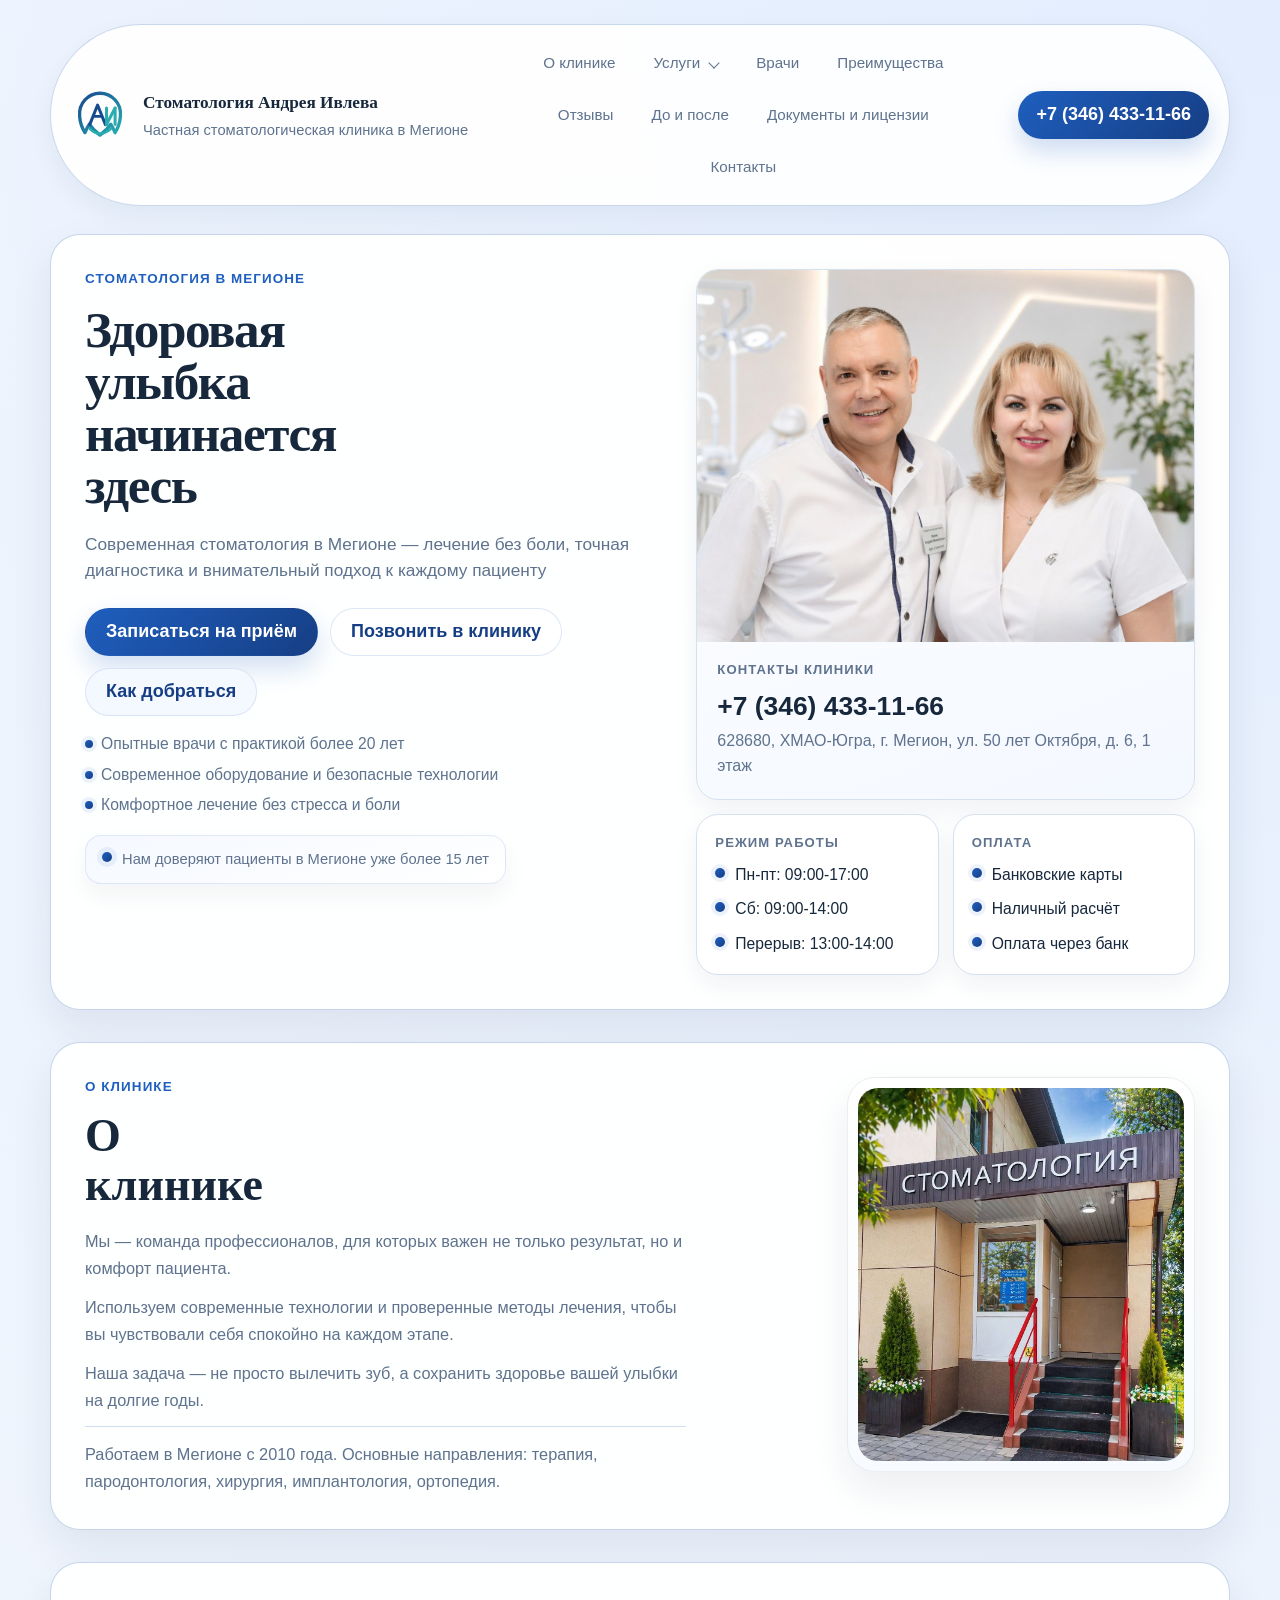
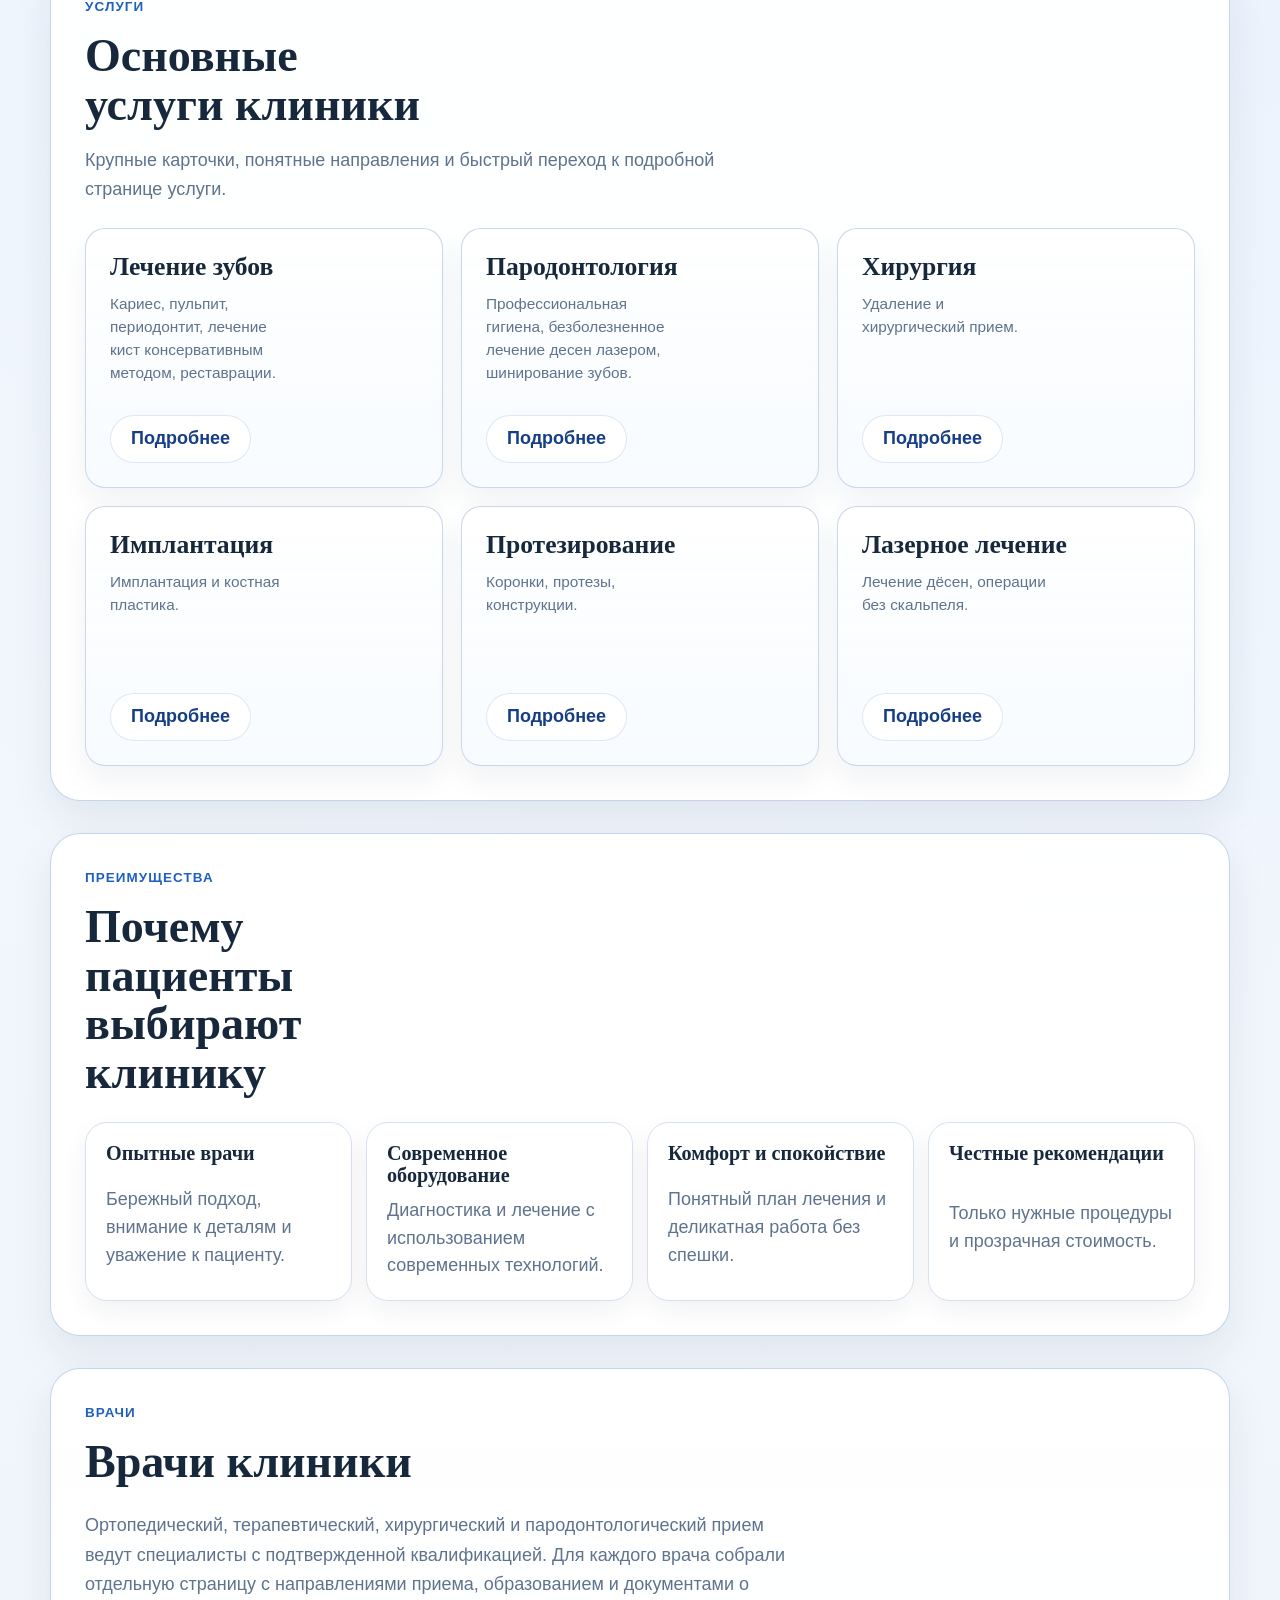
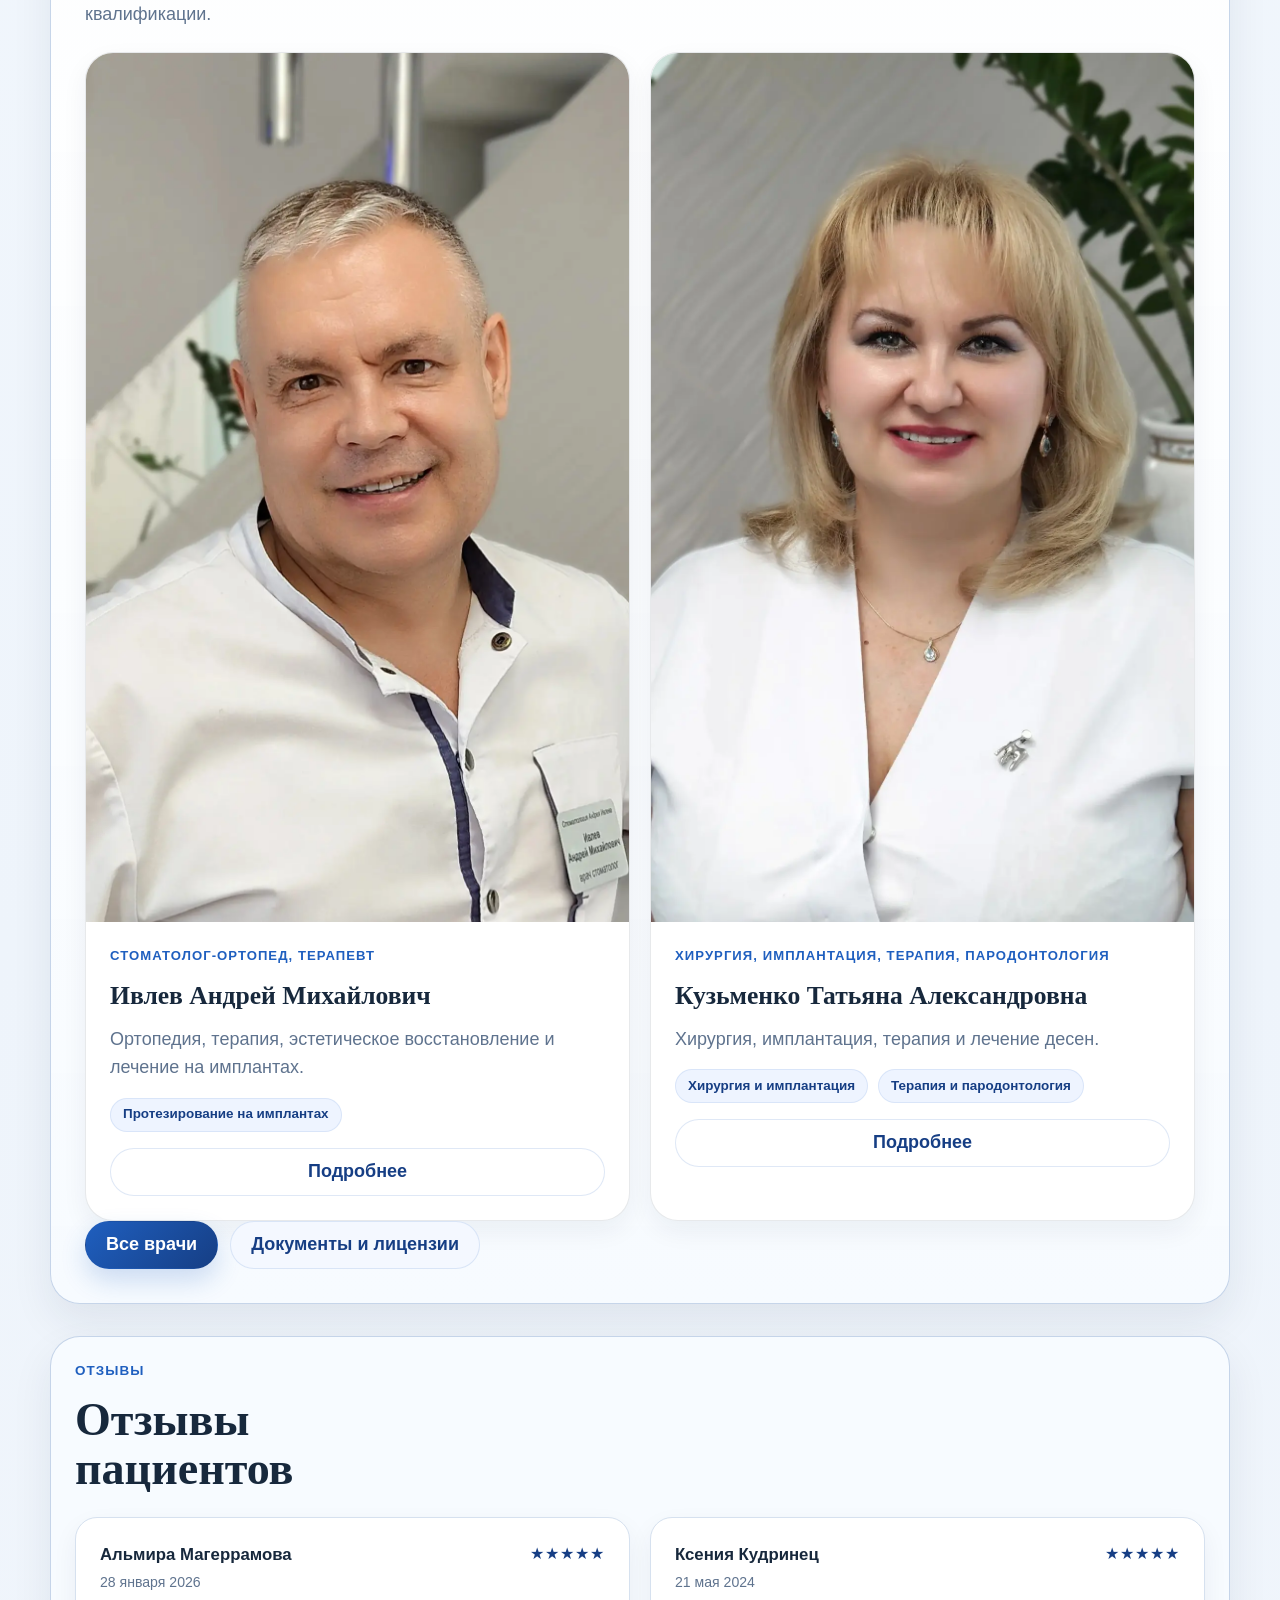
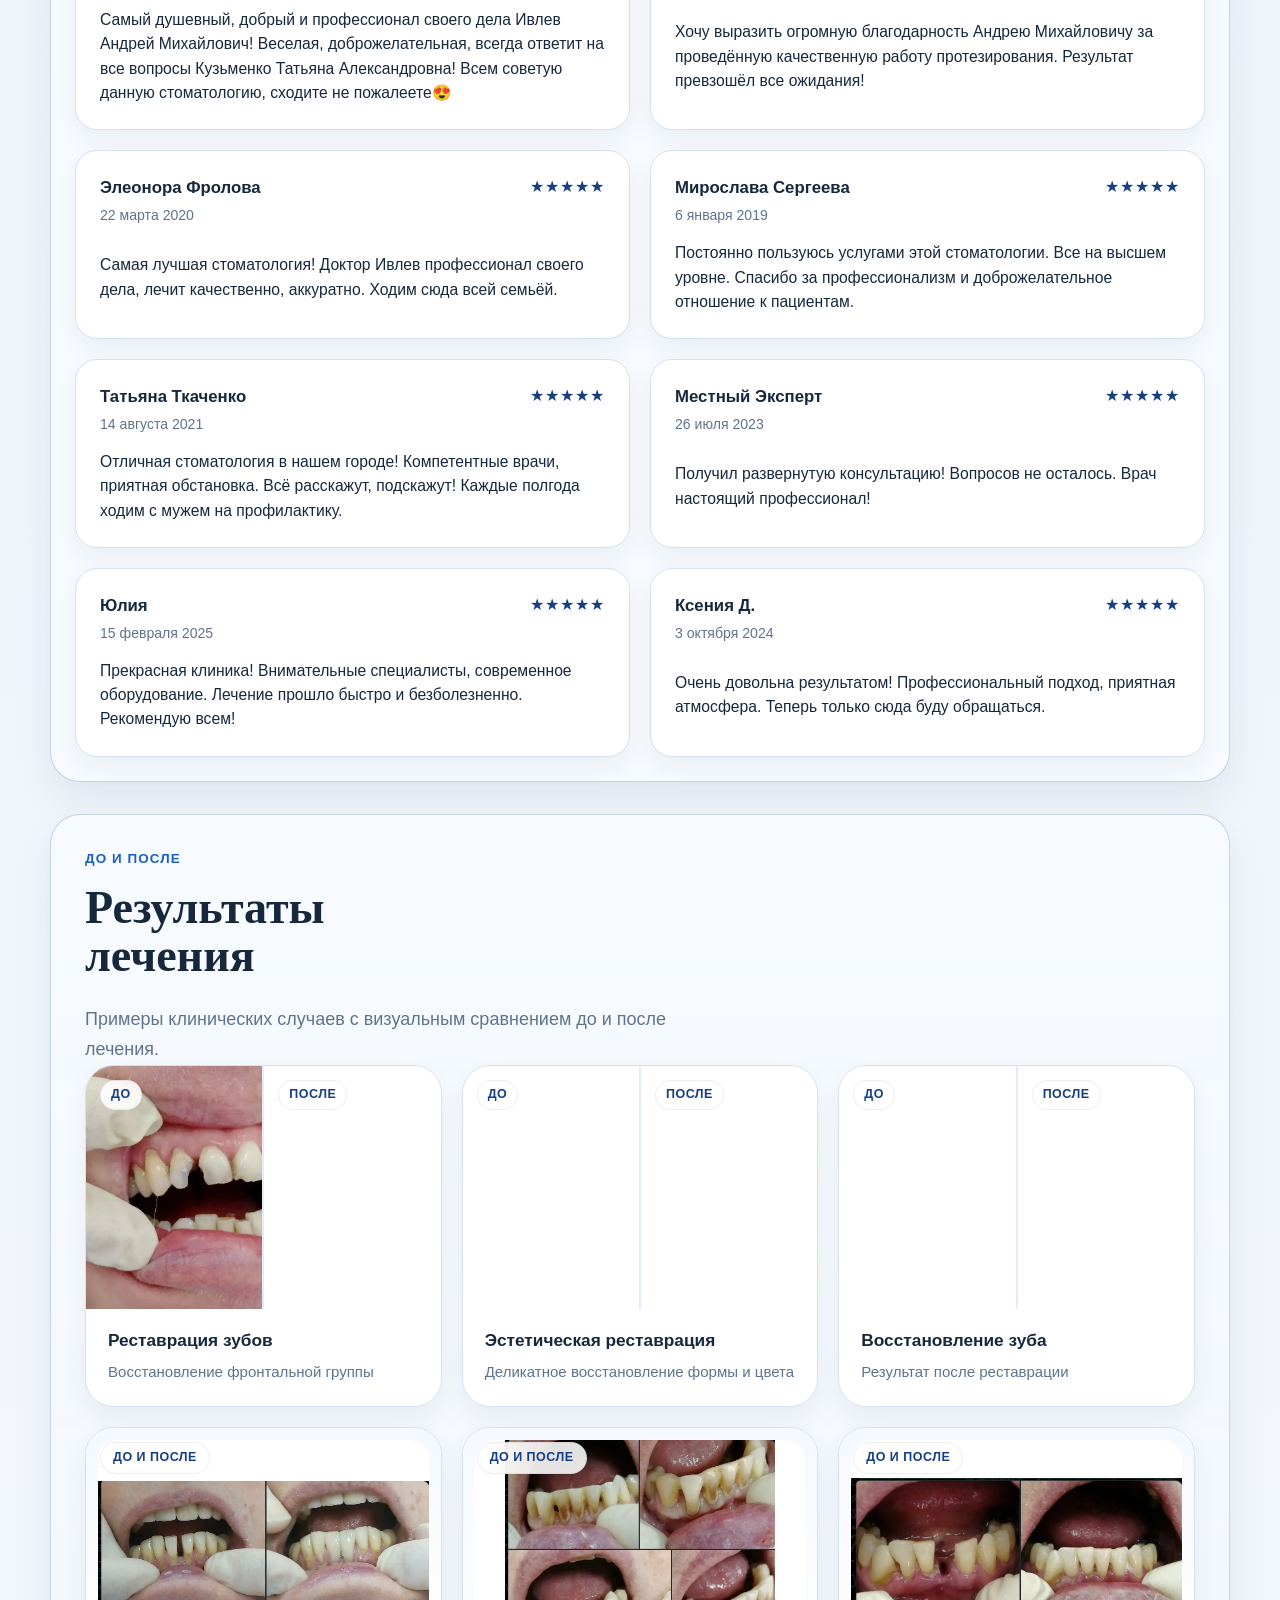
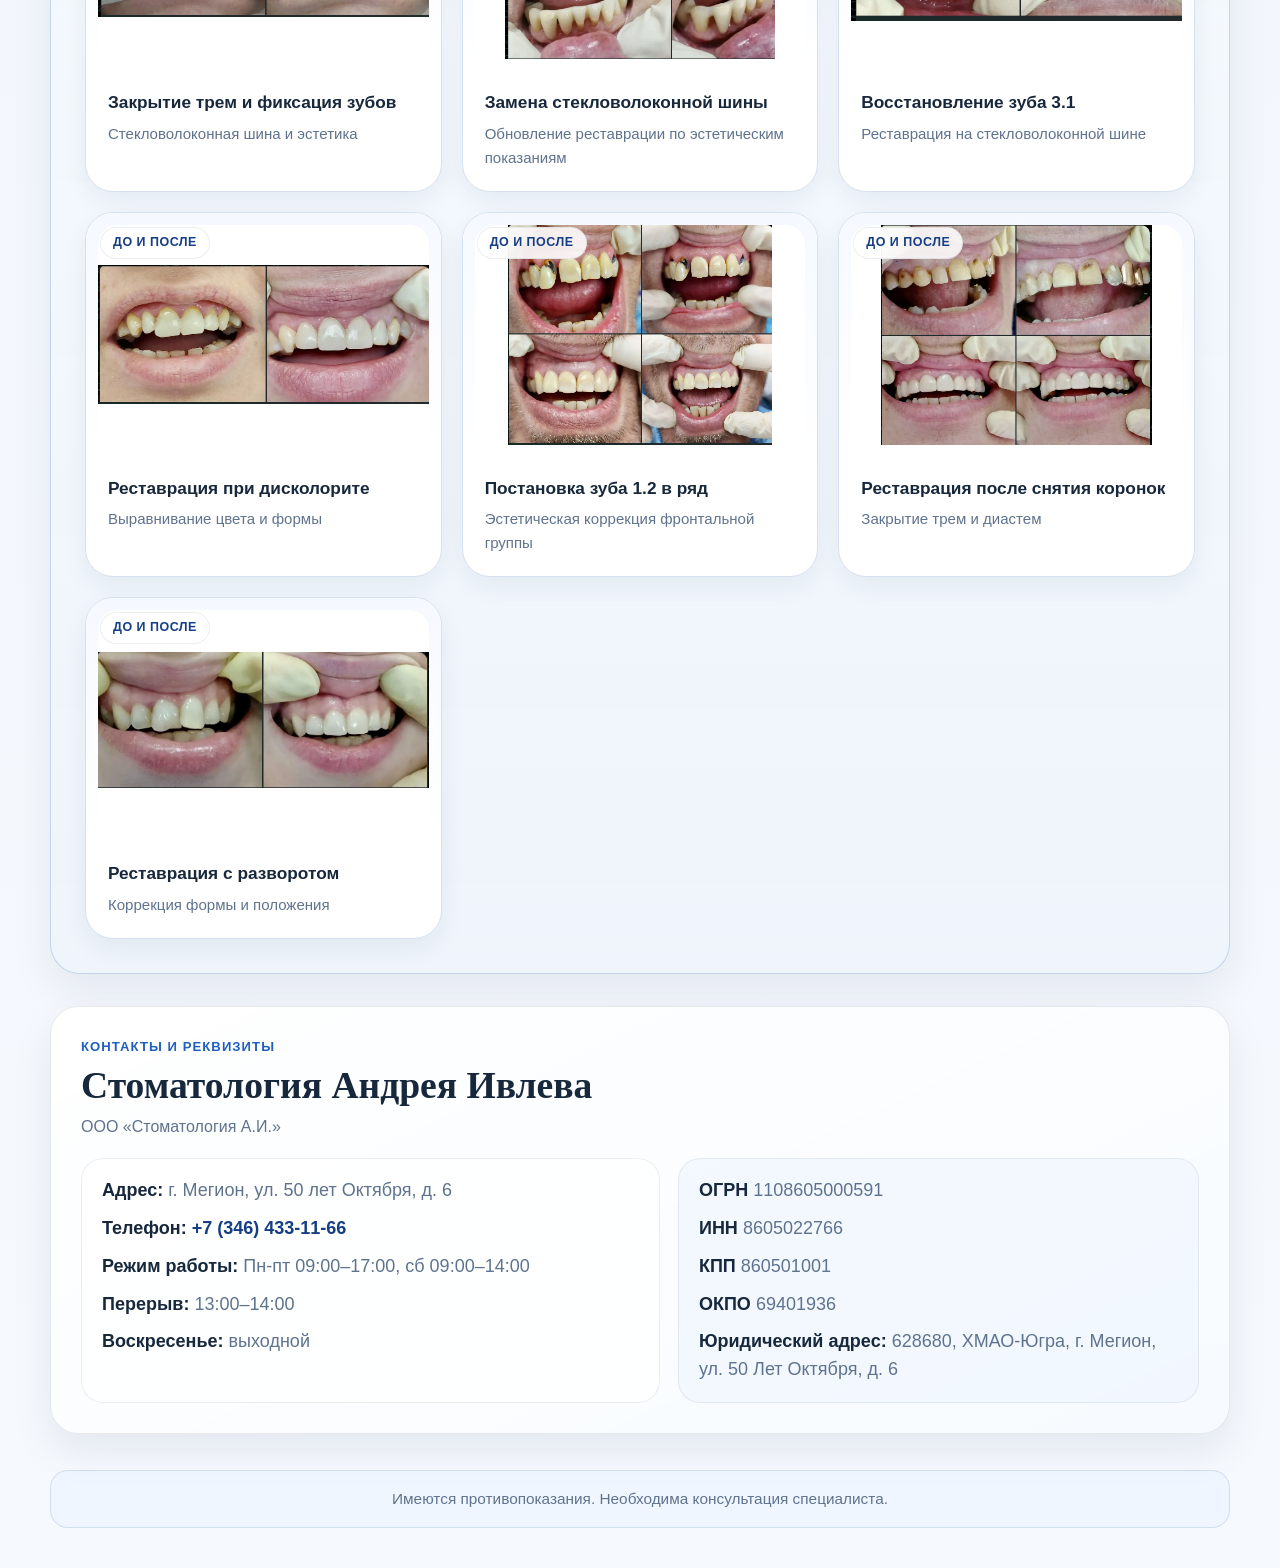
<file: index.html>
﻿<!doctype html>
<html lang="ru">
<head>
  <meta charset="utf-8">
  <meta name="viewport" content="width=device-width, initial-scale=1">
  <meta name="description" content="Стоматология Андрея Ивлева в Мегионе. Терапия, пародонтология, хирургия, имплантология и ортопедия.">
  <meta name="theme-color" content="#214f9a">
  <title>Стоматология Андрея Ивлева</title>
  <link rel="stylesheet" href="styles.css">
  <script src="medik.js" defer></script>
</head>
<body>
  <div class="page-shell">
    <header class="site-header">
      <div class="brand-block">
        <span class="brand-mark" aria-hidden="true">
          <img src="assets/brand/ai-monogram.svg" alt="">
        </span>
        <div class="brand-copy">
          <a class="brand-title" href="#top">Стоматология Андрея Ивлева</a>
          <p class="brand-subtitle">Частная стоматологическая клиника в Мегионе</p>
        </div>
      </div>

      <button class="nav-toggle" type="button" aria-expanded="false" aria-controls="site-nav">
        <span class="nav-toggle-line"></span>
        <span class="nav-toggle-line"></span>
        <span class="nav-toggle-line"></span>
        <span class="nav-toggle-text">Меню</span>
      </button>

      <nav class="site-nav" id="site-nav" aria-label="Навигация по странице">
        <a href="#about">О клинике</a>
        <a href="#services">Услуги</a>
        <a href="doctors.html">Врачи</a>
        <a href="#advantages">Преимущества</a>
        <a href="#reviews">Отзывы</a>
        <a href="#before-after">&#1044;&#1086; &#1080; &#1087;&#1086;&#1089;&#1083;&#1077;</a>
        <a href="licenses.html">Документы и лицензии</a>
        <a href="#contacts">Контакты</a>
      </nav>

      <a class="phone-chip" href="tel:+73464331166">+7 (346) 433-11-66</a>
    </header>

    <main id="top">
      <section class="hero reveal is-visible">
        <div class="hero-copy">
          <p class="eyebrow">Стоматология в Мегионе</p>
          <h1 class="hero-title">Здоровая улыбка начинается здесь</h1>
          <p class="hero-text">Современная стоматология в Мегионе — лечение без боли, точная диагностика и внимательный подход к каждому пациенту</p>
          <div class="hero-actions">
            <a class="button button-primary" href="#contacts">Записаться на приём</a>
            <a class="button button-secondary" href="tel:+73464331166">Позвонить в клинику</a>
            <a class="button button-ghost" target="_blank" rel="noopener noreferrer" href="https://yandex.ru/maps/?rtext=~628680,%20%D0%A5%D0%9C%D0%90%D0%9E-%D0%AE%D0%B3%D1%80%D0%B0,%20%D0%9C%D0%B5%D0%B3%D0%B8%D0%BE%D0%BD,%20%D1%83%D0%BB.%2050%20%D0%BB%D0%B5%D1%82%20%D0%9E%D0%BA%D1%82%D1%8F%D0%B1%D1%80%D1%8F,%206&rtt=auto">Как добраться</a>
          </div>
          <ul class="hero-bullets">
            <li>Опытные врачи с практикой более 20 лет</li>
            <li>Современное оборудование и безопасные технологии</li>
            <li>Комфортное лечение без стресса и боли</li>
          </ul>
          <p class="hero-note">Нам доверяют пациенты в Мегионе уже более 15 лет</p>
        </div>

        <aside class="hero-panel">
          <div class="panel-card panel-card-highlight hero-team-card">
            <img src="assets/clinic/clinic-team.jpg" alt="Врачи стоматологической клиники">
            <div class="hero-team-card__body">
              <p class="panel-label">Контакты клиники</p>
              <a class="panel-phone" href="tel:+73464331166">+7 (346) 433-11-66</a>
              <p class="panel-address">628680, ХМАО-Югра, г. Мегион, ул. 50 лет Октября, д. 6, 1 этаж</p>
            </div>
          </div>

          <div class="panel-grid">
            <article class="panel-card panel-card-compact">
              <p class="panel-label">Режим работы</p>
              <ul class="mini-list">
                <li><span class="mini-list-badge"></span><span>Пн-пт: 09:00-17:00</span></li>
                <li><span class="mini-list-badge"></span><span>Сб: 09:00-14:00</span></li>
                <li><span class="mini-list-badge"></span><span>Перерыв: 13:00-14:00</span></li>
              </ul>
            </article>

            <article class="panel-card panel-card-compact">
              <p class="panel-label">Оплата</p>
              <ul class="mini-list">
                <li><span class="mini-list-badge"></span><span>Банковские карты</span></li>
                <li><span class="mini-list-badge"></span><span>Наличный расчёт</span></li>
                <li><span class="mini-list-badge"></span><span>Оплата через банк</span></li>
              </ul>
            </article>
          </div>
        </aside>
      </section>

      <section class="about-section reveal" id="about">
        <div class="about-layout">
          <div class="about-copy">
            <div class="section-heading">
              <p class="eyebrow">О клинике</p>
              <h2>О клинике</h2>
            </div>

            <div class="about-text">
              <p>Мы — команда профессионалов, для которых важен не только результат, но и комфорт пациента.</p>
              <p>Используем современные технологии и проверенные методы лечения, чтобы вы чувствовали себя спокойно на каждом этапе.</p>
              <p>Наша задача — не просто вылечить зуб, а сохранить здоровье вашей улыбки на долгие годы.</p>
              <p>Работаем в Мегионе с 2010 года. Основные направления: терапия, пародонтология, хирургия, имплантология, ортопедия.</p>
            </div>
          </div>

          <figure class="about-media">
            <img src="assets/clinic/clinic-entrance.jpg" alt="Вход в стоматологическую клинику">
          </figure>
        </div>
      </section>

      <section class="services-section reveal is-visible" id="services">
        <div class="section-heading section-heading-wide">
          <p class="eyebrow">Услуги</p>
          <h2>Основные услуги клиники</h2>
        </div>
        <p class="services-section-intro">Крупные карточки, понятные направления и быстрый переход к подробной странице услуги.</p>
        <div class="service-cards" id="service-cards"></div>
      </section>

      <section class="advantages-section reveal" id="advantages">
        <div class="section-heading">
          <p class="eyebrow">Преимущества</p>
          <h2>Почему пациенты выбирают клинику</h2>
        </div>

        <div class="advantage-grid">
          <article class="advantage-card">
            <h3>Опытные врачи</h3>
            <p>Бережный подход, внимание к деталям и уважение к пациенту.</p>
          </article>
          <article class="advantage-card">
            <h3>Современное оборудование</h3>
            <p>Диагностика и лечение с использованием современных технологий.</p>
          </article>
          <article class="advantage-card">
            <h3>Комфорт и спокойствие</h3>
            <p>Понятный план лечения и деликатная работа без спешки.</p>
          </article>
          <article class="advantage-card">
            <h3>Честные рекомендации</h3>
            <p>Только нужные процедуры и прозрачная стоимость.</p>
          </article>
        </div>
      </section>

      <section class="doctors-overview reveal" id="doctors">
        <div class="section-heading section-heading-wide">
          <p class="eyebrow">Врачи</p>
          <h2>Врачи клиники</h2>
        </div>

        <p class="page-description doctors-overview-copy">Ортопедический, терапевтический, хирургический и пародонтологический прием ведут специалисты с подтвержденной квалификацией. Для каждого врача собрали отдельную страницу с направлениями приема, образованием и документами о квалификации.</p>

        <div class="doctors-grid doctors-grid-home">
          <article class="doctor-teaser">
            <a class="doctor-teaser-media" href="doctor-ivlev.html" aria-label="Подробнее об Ивлеве Андрее Михайловиче">
              <img src="assets/doctors/ivelv.webp" alt="Ивлев Андрей Михайлович" loading="lazy">
            </a>
            <div class="doctor-teaser-body">
              <p class="doctor-teaser-role">Стоматолог-ортопед, терапевт</p>
              <h3>Ивлев Андрей Михайлович</h3>
              <p class="doctor-teaser-text">Ортопедия, терапия, эстетическое восстановление и лечение на имплантах.</p>
              <div class="doctor-teaser-meta">
                <span class="meta-chip">Протезирование на имплантах</span>
              </div>
              <a class="button button-secondary" href="doctor-ivlev.html">Подробнее</a>
            </div>
          </article>

          <article class="doctor-teaser">
            <a class="doctor-teaser-media" href="doctor-kuzmenko.html" aria-label="Подробнее о Кузьменко Татьяне Александровне">
              <img src="assets/doctors/zhen.webp" alt="Кузьменко Татьяна Александровна" loading="lazy">
            </a>
            <div class="doctor-teaser-body">
              <p class="doctor-teaser-role">Хирургия, имплантация, терапия, пародонтология</p>
              <h3>Кузьменко Татьяна Александровна</h3>
              <p class="doctor-teaser-text">Хирургия, имплантация, терапия и лечение десен.</p>
              <div class="doctor-teaser-meta">
                <span class="meta-chip">Хирургия и имплантация</span>
                <span class="meta-chip">Терапия и пародонтология</span>
              </div>
              <a class="button button-secondary" href="doctor-kuzmenko.html">Подробнее</a>
            </div>
          </article>
        </div>

        <div class="directory-actions">
          <a class="button button-primary" href="doctors.html">Все врачи</a>
          <a class="button button-ghost" href="licenses.html">Документы и лицензии</a>
        </div>
      </section>

      <section class="reviews-section reveal" id="reviews">
        <div class="section-heading">
          <p class="eyebrow">Отзывы</p>
          <h2>Отзывы пациентов</h2>
        </div>

        <div class="review-grid">
          <article class="review-card">
            <div class="review-header">
              <div>
                <p class="review-name">Альмира Магеррамова</p>
                <p class="review-date">28 января 2026</p>
              </div>
              <div class="review-stars" aria-label="5 из 5">★★★★★</div>
            </div>
            <p class="review-text">Самый душевный, добрый и профессионал своего дела Ивлев Андрей Михайлович!
Веселая, доброжелательная, всегда ответит на все вопросы Кузьменко Татьяна Александровна!
Всем советую данную стоматологию, сходите не пожалеете😍</p>
          </article>

          <article class="review-card">
            <div class="review-header">
              <div>
                <p class="review-name">Ксения Кудринец</p>
                <p class="review-date">21 мая 2024</p>
              </div>
              <div class="review-stars" aria-label="5 из 5">★★★★★</div>
            </div>
            <p class="review-text">Хочу выразить огромную благодарность Андрею Михайловичу за проведённую качественную работу протезирования. Результат превзошёл все ожидания!</p>
          </article>

          <article class="review-card">
            <div class="review-header">
              <div>
                <p class="review-name">Элеонора Фролова</p>
                <p class="review-date">22 марта 2020</p>
              </div>
              <div class="review-stars" aria-label="5 из 5">★★★★★</div>
            </div>
            <p class="review-text">Самая лучшая стоматология! Доктор Ивлев профессионал своего дела, лечит качественно, аккуратно. Ходим сюда всей семьёй.</p>
          </article>

          <article class="review-card">
            <div class="review-header">
              <div>
                <p class="review-name">Мирослава Сергеева</p>
                <p class="review-date">6 января 2019</p>
              </div>
              <div class="review-stars" aria-label="5 из 5">★★★★★</div>
            </div>
            <p class="review-text">Постоянно пользуюсь услугами этой стоматологии. Все на высшем уровне. Спасибо за профессионализм и доброжелательное отношение к пациентам.</p>
          </article>

          <article class="review-card">
            <div class="review-header">
              <div>
                <p class="review-name">Татьяна Ткаченко</p>
                <p class="review-date">14 августа 2021</p>
              </div>
              <div class="review-stars" aria-label="5 из 5">★★★★★</div>
            </div>
            <p class="review-text">Отличная стоматология в нашем городе! Компетентные врачи, приятная обстановка. Всё расскажут, подскажут! Каждые полгода ходим с мужем на профилактику.</p>
          </article>

          <article class="review-card">
            <div class="review-header">
              <div>
                <p class="review-name">Местный Эксперт</p>
                <p class="review-date">26 июля 2023</p>
              </div>
              <div class="review-stars" aria-label="5 из 5">★★★★★</div>
            </div>
            <p class="review-text">Получил развернутую консультацию! Вопросов не осталось. Врач настоящий профессионал!</p>
          </article>

          <article class="review-card">
            <div class="review-header">
              <div>
                <p class="review-name">Юлия</p>
                <p class="review-date">15 февраля 2025</p>
              </div>
              <div class="review-stars" aria-label="5 из 5">★★★★★</div>
            </div>
            <p class="review-text">Прекрасная клиника! Внимательные специалисты, современное оборудование. Лечение прошло быстро и безболезненно. Рекомендую всем!</p>
          </article>

          <article class="review-card">
            <div class="review-header">
              <div>
                <p class="review-name">Ксения Д.</p>
                <p class="review-date">3 октября 2024</p>
              </div>
              <div class="review-stars" aria-label="5 из 5">★★★★★</div>
            </div>
            <p class="review-text">Очень довольна результатом! Профессиональный подход, приятная атмосфера. Теперь только сюда буду обращаться.</p>
          </article>
        </div>
      </section>

      <section class="before-after-section reveal" id="before-after">
        <div class="section-heading section-heading-wide">
          <p class="eyebrow">&#1044;&#1086; &#1080; &#1087;&#1086;&#1089;&#1083;&#1077;</p>
          <h2>&#1056;&#1077;&#1079;&#1091;&#1083;&#1100;&#1090;&#1072;&#1090;&#1099; &#1083;&#1077;&#1095;&#1077;&#1085;&#1080;&#1103;</h2>
        </div>

        <p class="page-description before-after-intro">&#1055;&#1088;&#1080;&#1084;&#1077;&#1088;&#1099; &#1082;&#1083;&#1080;&#1085;&#1080;&#1095;&#1077;&#1089;&#1082;&#1080;&#1093; &#1089;&#1083;&#1091;&#1095;&#1072;&#1077;&#1074; &#1089; &#1074;&#1080;&#1079;&#1091;&#1072;&#1083;&#1100;&#1085;&#1099;&#1084; &#1089;&#1088;&#1072;&#1074;&#1085;&#1077;&#1085;&#1080;&#1077;&#1084; &#1076;&#1086; &#1080; &#1087;&#1086;&#1089;&#1083;&#1077; &#1083;&#1077;&#1095;&#1077;&#1085;&#1080;&#1103;.</p>

        <div class="before-after-grid" id="before-after-grid"></div>
      </section>

      <section class="contacts-requisites reveal" id="contacts" aria-labelledby="contacts-requisites-title">
        <div class="contacts-requisites__head">
          <p class="doctor-kicker">Контакты и реквизиты</p>
          <h2 class="contacts-requisites__title" id="contacts-requisites-title">Стоматология Андрея Ивлева</h2>
          <p class="contacts-requisites__subtitle">ООО «Стоматология А.И.»</p>
        </div>

        <div class="contacts-requisites__grid">
          <div class="contacts-requisites__column">
            <p><span>Адрес:</span> г. Мегион, ул. 50 лет Октября, д. 6</p>
            <p><span>Телефон:</span> <a href="tel:+73464331166">+7 (346) 433-11-66</a></p>
            <p><span>Режим работы:</span> Пн-пт 09:00–17:00, сб 09:00–14:00</p>
            <p><span>Перерыв:</span> 13:00–14:00</p>
            <p><span>Воскресенье:</span> выходной</p>
          </div>

          <div class="contacts-requisites__column contacts-requisites__column--legal">
            <p><span>ОГРН</span> 1108605000591</p>
            <p><span>ИНН</span> 8605022766</p>
            <p><span>КПП</span> 860501001</p>
            <p><span>ОКПО</span> 69401936</p>
            <p><span>Юридический адрес:</span> 628680, ХМАО-Югра, г. Мегион, ул. 50 Лет Октября, д. 6</p>
          </div>
        </div>
      </section>
      <p class="medical-disclaimer">Имеются противопоказания. Необходима консультация специалиста.</p>
    </main>

    <dialog class="document-lightbox before-after-lightbox" id="before-after-lightbox" aria-labelledby="before-after-lightbox-title" aria-describedby="before-after-lightbox-description">
      <div class="document-lightbox__panel before-after-lightbox__panel">
        <button class="dialog-close" type="button" aria-label="&#1047;&#1072;&#1082;&#1088;&#1099;&#1090;&#1100; &#1086;&#1082;&#1085;&#1086;" data-before-after-close>&times;</button>

        <div class="document-lightbox__header before-after-lightbox__header">
          <div>
            <p class="eyebrow before-after-lightbox__eyebrow">&#1044;&#1086; &#1080; &#1087;&#1086;&#1089;&#1083;&#1077;</p>
            <h2 class="document-lightbox__title before-after-lightbox__title" id="before-after-lightbox-title"></h2>
          </div>
        </div>

        <p class="page-description before-after-lightbox__description" id="before-after-lightbox-description"></p>

        <div class="before-after-lightbox__body">
          <img class="before-after-lightbox__image" data-before-after-collage hidden alt="">

          <div class="before-after-lightbox__pair" data-before-after-pair hidden>
            <figure class="before-after-lightbox__figure">
              <figcaption class="before-after-lightbox__figure-label">&#1044;&#1086;</figcaption>
              <img data-before-after-image="before" alt="">
            </figure>

            <figure class="before-after-lightbox__figure">
              <figcaption class="before-after-lightbox__figure-label">&#1055;&#1086;&#1089;&#1083;&#1077;</figcaption>
              <img data-before-after-image="after" alt="">
            </figure>
          </div>
        </div>
      </div>
    </dialog>
  </div>

  

  
</body>
</html>
</file>
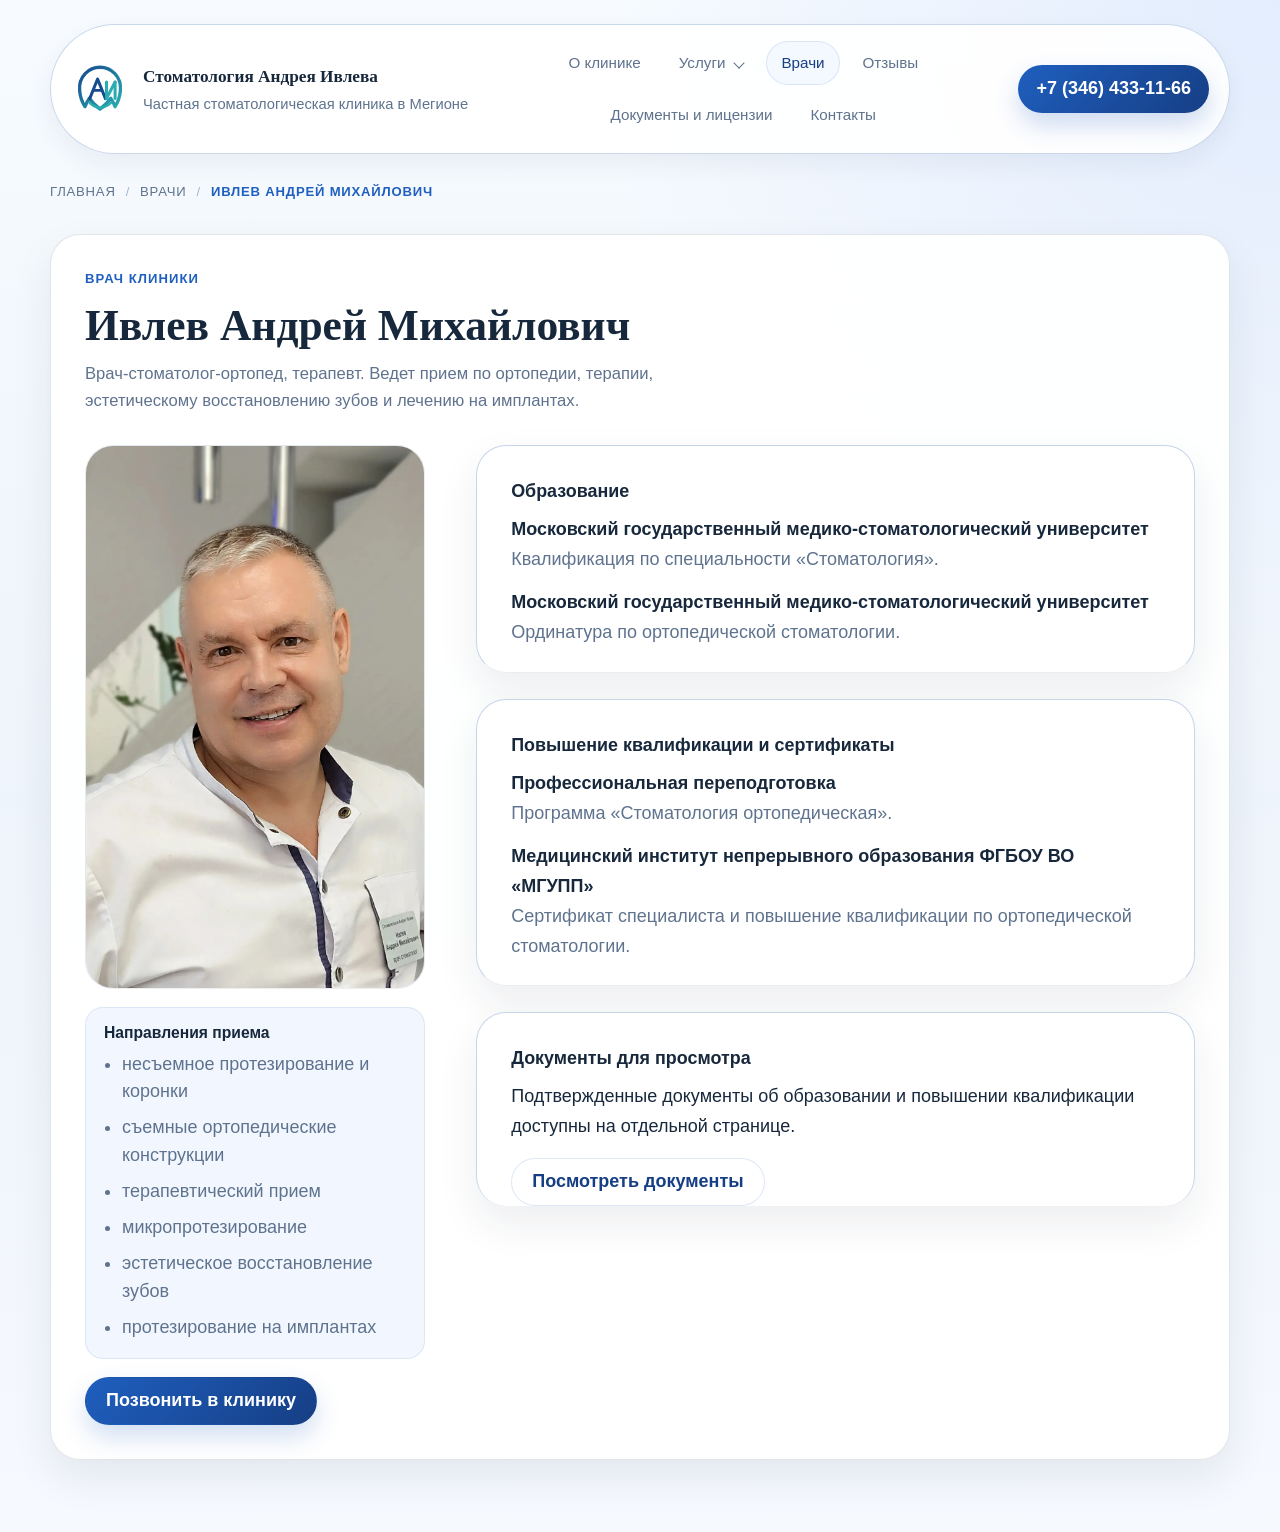
<file: doctor-ivlev.html>
﻿<!doctype html>
<html lang="ru">
<head>
  <meta charset="utf-8">
  <meta name="viewport" content="width=device-width, initial-scale=1">
  <meta name="description" content="Ивлев Андрей Михайлович — врач-стоматолог-ортопед, терапевт. Образование, направления работы и документы специалиста.">
  <meta name="theme-color" content="#214f9a">
  <title>Ивлев Андрей Михайлович — Стоматология Андрея Ивлева</title>
  <link rel="stylesheet" href="styles.css">
  <script src="medik.js" defer></script>
</head>
<body>
  <div class="page-shell">
    <header class="site-header">
      <div class="brand-block">
        <span class="brand-mark" aria-hidden="true">
          <img src="assets/brand/ai-monogram.svg" alt="">
        </span>
        <div class="brand-copy">
          <a class="brand-title" href="index.html">Стоматология Андрея Ивлева</a>
          <p class="brand-subtitle">Частная стоматологическая клиника в Мегионе</p>
        </div>
      </div>

      <button class="nav-toggle" type="button" aria-expanded="false" aria-controls="site-nav">
        <span class="nav-toggle-line"></span>
        <span class="nav-toggle-line"></span>
        <span class="nav-toggle-line"></span>
        <span class="nav-toggle-text">Меню</span>
      </button>

      <nav class="site-nav" id="site-nav" aria-label="Навигация по странице">
        <a href="index.html#about">О клинике</a>
        <a href="index.html#services">Услуги</a>
        <a href="doctors.html" aria-current="page">Врачи</a>
        <a href="index.html#reviews">Отзывы</a>
        <a href="licenses.html">Документы и лицензии</a>
        <a href="index.html#contacts">Контакты</a>
      </nav>

      <a class="phone-chip" href="tel:+73464331166">+7 (346) 433-11-66</a>
    </header>

    <main class="page-main">
      <nav class="breadcrumb" aria-label="Хлебные крошки">
        <a href="index.html" class="breadcrumb-link">Главная</a>
        <span class="breadcrumb-separator">/</span>
        <a href="doctors.html" class="breadcrumb-link">Врачи</a>
        <span class="breadcrumb-separator">/</span>
        <span class="breadcrumb-current">Ивлев Андрей Михайлович</span>
      </nav>

      <article class="doctor-card doctor-card-single">
        <div class="doctor-card-head">
          <p class="doctor-kicker">Врач клиники</p>
          <h1 class="doctor-title">Ивлев Андрей Михайлович</h1>
          <p class="doctor-lead">Врач-стоматолог-ортопед, терапевт. Ведет прием по ортопедии, терапии, эстетическому восстановлению зубов и лечению на имплантах.</p>
        </div>

        <div class="doctor-layout">
          <div class="doctor-left">
            <figure class="doctor-photo">
              <img src="assets/doctors/ivelv.webp" alt="Ивлев Андрей Михайлович" loading="lazy">
            </figure>

            <div class="doctor-summary">
              <div class="doctor-specialization">
                <h2>Направления приема</h2>
                <ul>
                  <li>несъемное протезирование и коронки</li>
                  <li>съемные ортопедические конструкции</li>
                  <li>терапевтический прием</li>
                  <li>микропротезирование</li>
                  <li>эстетическое восстановление зубов</li>
                  <li>протезирование на имплантах</li>
                </ul>
              </div>
            </div>

            <div class="directory-actions">
              <a class="button button-primary" href="tel:+73464331166">Позвонить в клинику</a>
            </div>
          </div>

          <div class="doctor-right">
            <section class="doctor-line">
              <h2>Образование</h2>
              <div class="doctor-records">
                <article class="doctor-record">
                  <div class="doctor-record-body">
                    <p class="doctor-record-title">Московский государственный медико-стоматологический университет</p>
                    <p class="doctor-record-copy">Квалификация по специальности «Стоматология».</p>
                  </div>
                </article>
                <article class="doctor-record">
                  <div class="doctor-record-body">
                    <p class="doctor-record-title">Московский государственный медико-стоматологический университет</p>
                    <p class="doctor-record-copy">Ординатура по ортопедической стоматологии.</p>
                  </div>
                </article>
              </div>
            </section>

            <section class="doctor-line">
              <h2>Повышение квалификации и сертификаты</h2>
              <div class="doctor-records">
                <article class="doctor-record">
                  <div class="doctor-record-body">
                    <p class="doctor-record-title">Профессиональная переподготовка</p>
                    <p class="doctor-record-copy">Программа «Стоматология ортопедическая».</p>
                  </div>
                </article>
                <article class="doctor-record">
                  <div class="doctor-record-body">
                    <p class="doctor-record-title">Медицинский институт непрерывного образования ФГБОУ ВО «МГУПП»</p>
                    <p class="doctor-record-copy">Сертификат специалиста и повышение квалификации по ортопедической стоматологии.</p>
                  </div>
                </article>
              </div>
            </section>

            <section class="doctor-line">
              <h2>Документы для просмотра</h2>
              <p>Подтвержденные документы об образовании и повышении квалификации доступны на отдельной странице.</p>
              <div class="directory-actions directory-actions-compact">
                <a class="button button-secondary" href="licenses.html#licenses-ivlev">Посмотреть документы</a>
              </div>
            </section>
          </div>
        </div>
      </article>
    </main>
  </div>
</body>
</html>
</file>
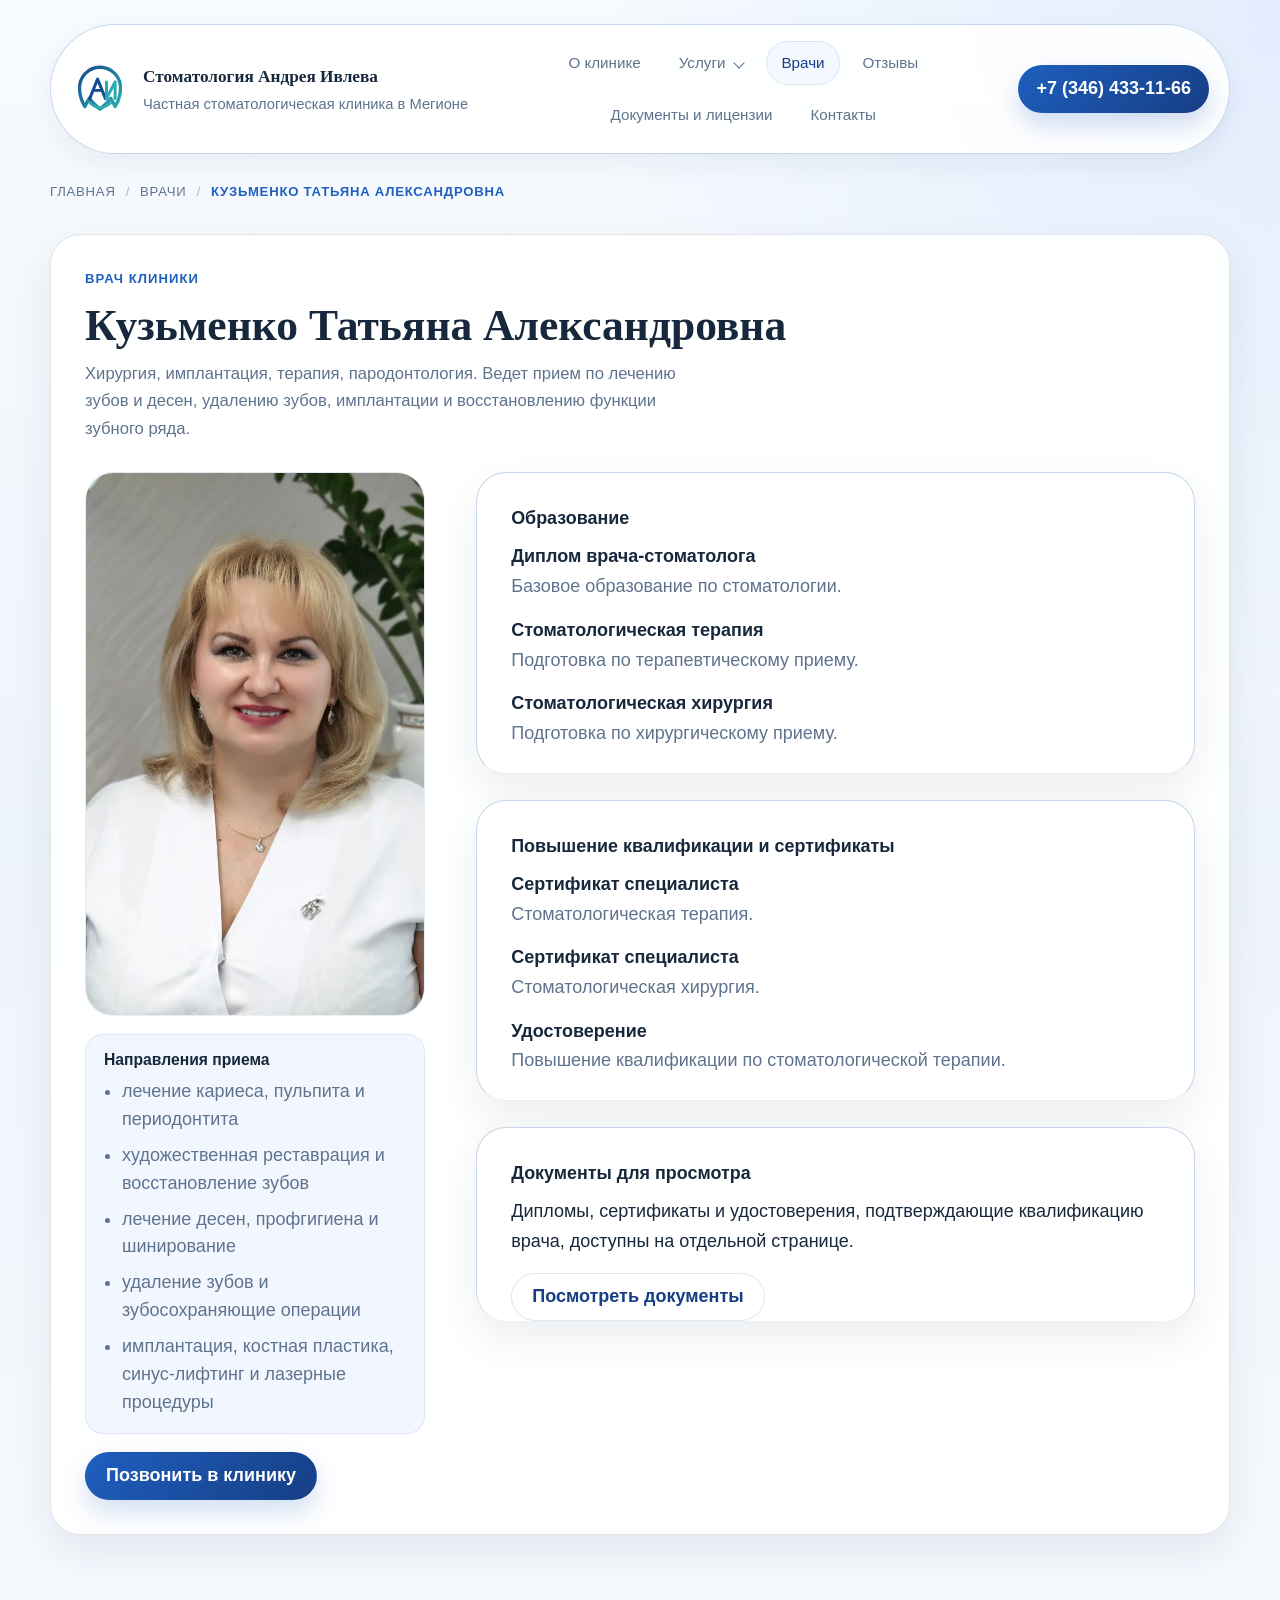
<file: doctor-kuzmenko.html>
﻿<!doctype html>
<html lang="ru">
<head>
  <meta charset="utf-8">
  <meta name="viewport" content="width=device-width, initial-scale=1">
  <meta name="description" content="Кузьменко Татьяна Александровна — хирургия, имплантация, терапия, пародонтология. Направления работы и документы специалиста.">
  <meta name="theme-color" content="#214f9a">
  <title>Кузьменко Татьяна Александровна — Стоматология Андрея Ивлева</title>
  <link rel="stylesheet" href="styles.css">
  <script src="medik.js" defer></script>
</head>
<body>
  <div class="page-shell">
    <header class="site-header">
      <div class="brand-block">
        <span class="brand-mark" aria-hidden="true">
          <img src="assets/brand/ai-monogram.svg" alt="">
        </span>
        <div class="brand-copy">
          <a class="brand-title" href="index.html">Стоматология Андрея Ивлева</a>
          <p class="brand-subtitle">Частная стоматологическая клиника в Мегионе</p>
        </div>
      </div>

      <button class="nav-toggle" type="button" aria-expanded="false" aria-controls="site-nav">
        <span class="nav-toggle-line"></span>
        <span class="nav-toggle-line"></span>
        <span class="nav-toggle-line"></span>
        <span class="nav-toggle-text">Меню</span>
      </button>

      <nav class="site-nav" id="site-nav" aria-label="Навигация по странице">
        <a href="index.html#about">О клинике</a>
        <a href="index.html#services">Услуги</a>
        <a href="doctors.html" aria-current="page">Врачи</a>
        <a href="index.html#reviews">Отзывы</a>
        <a href="licenses.html">Документы и лицензии</a>
        <a href="index.html#contacts">Контакты</a>
      </nav>

      <a class="phone-chip" href="tel:+73464331166">+7 (346) 433-11-66</a>
    </header>

    <main class="page-main">
      <nav class="breadcrumb" aria-label="Хлебные крошки">
        <a href="index.html" class="breadcrumb-link">Главная</a>
        <span class="breadcrumb-separator">/</span>
        <a href="doctors.html" class="breadcrumb-link">Врачи</a>
        <span class="breadcrumb-separator">/</span>
        <span class="breadcrumb-current">Кузьменко Татьяна Александровна</span>
      </nav>

      <article class="doctor-card doctor-card-single">
        <div class="doctor-card-head">
          <p class="doctor-kicker">Врач клиники</p>
          <h1 class="doctor-title">Кузьменко Татьяна Александровна</h1>
          <p class="doctor-lead">Хирургия, имплантация, терапия, пародонтология. Ведет прием по лечению зубов и десен, удалению зубов, имплантации и восстановлению функции зубного ряда.</p>
        </div>

        <div class="doctor-layout">
          <div class="doctor-left">
            <figure class="doctor-photo">
              <img src="assets/doctors/zhen.webp" alt="Кузьменко Татьяна Александровна" loading="lazy">
            </figure>

            <div class="doctor-summary">
              <div class="doctor-specialization">
                <h2>Направления приема</h2>
                <ul>
                  <li>лечение кариеса, пульпита и периодонтита</li>
                  <li>художественная реставрация и восстановление зубов</li>
                  <li>лечение десен, профгигиена и шинирование</li>
                  <li>удаление зубов и зубосохраняющие операции</li>
                  <li>имплантация, костная пластика, синус-лифтинг и лазерные процедуры</li>
                </ul>
              </div>
            </div>

            <div class="directory-actions">
              <a class="button button-primary" href="tel:+73464331166">Позвонить в клинику</a>
            </div>
          </div>

          <div class="doctor-right">
            <section class="doctor-line">
              <h2>Образование</h2>
              <div class="doctor-records">
                <article class="doctor-record">
                  <div class="doctor-record-body">
                    <p class="doctor-record-title">Диплом врача-стоматолога</p>
                    <p class="doctor-record-copy">Базовое образование по стоматологии.</p>
                  </div>
                </article>
                <article class="doctor-record">
                  <div class="doctor-record-body">
                    <p class="doctor-record-title">Стоматологическая терапия</p>
                    <p class="doctor-record-copy">Подготовка по терапевтическому приему.</p>
                  </div>
                </article>
                <article class="doctor-record">
                  <div class="doctor-record-body">
                    <p class="doctor-record-title">Стоматологическая хирургия</p>
                    <p class="doctor-record-copy">Подготовка по хирургическому приему.</p>
                  </div>
                </article>
              </div>
            </section>

            <section class="doctor-line">
              <h2>Повышение квалификации и сертификаты</h2>
              <div class="doctor-records">
                <article class="doctor-record">
                  <div class="doctor-record-body">
                    <p class="doctor-record-title">Сертификат специалиста</p>
                    <p class="doctor-record-copy">Стоматологическая терапия.</p>
                  </div>
                </article>
                <article class="doctor-record">
                  <div class="doctor-record-body">
                    <p class="doctor-record-title">Сертификат специалиста</p>
                    <p class="doctor-record-copy">Стоматологическая хирургия.</p>
                  </div>
                </article>
                <article class="doctor-record">
                  <div class="doctor-record-body">
                    <p class="doctor-record-title">Удостоверение</p>
                    <p class="doctor-record-copy">Повышение квалификации по стоматологической терапии.</p>
                  </div>
                </article>
              </div>
            </section>

            <section class="doctor-line">
              <h2>Документы для просмотра</h2>
              <p>Дипломы, сертификаты и удостоверения, подтверждающие квалификацию врача, доступны на отдельной странице.</p>
              <div class="directory-actions directory-actions-compact">
                <a class="button button-secondary" href="licenses.html#licenses-kuzmenko">Посмотреть документы</a>
              </div>
            </section>
          </div>
        </div>
      </article>
    </main>
  </div>
</body>
</html>
</file>
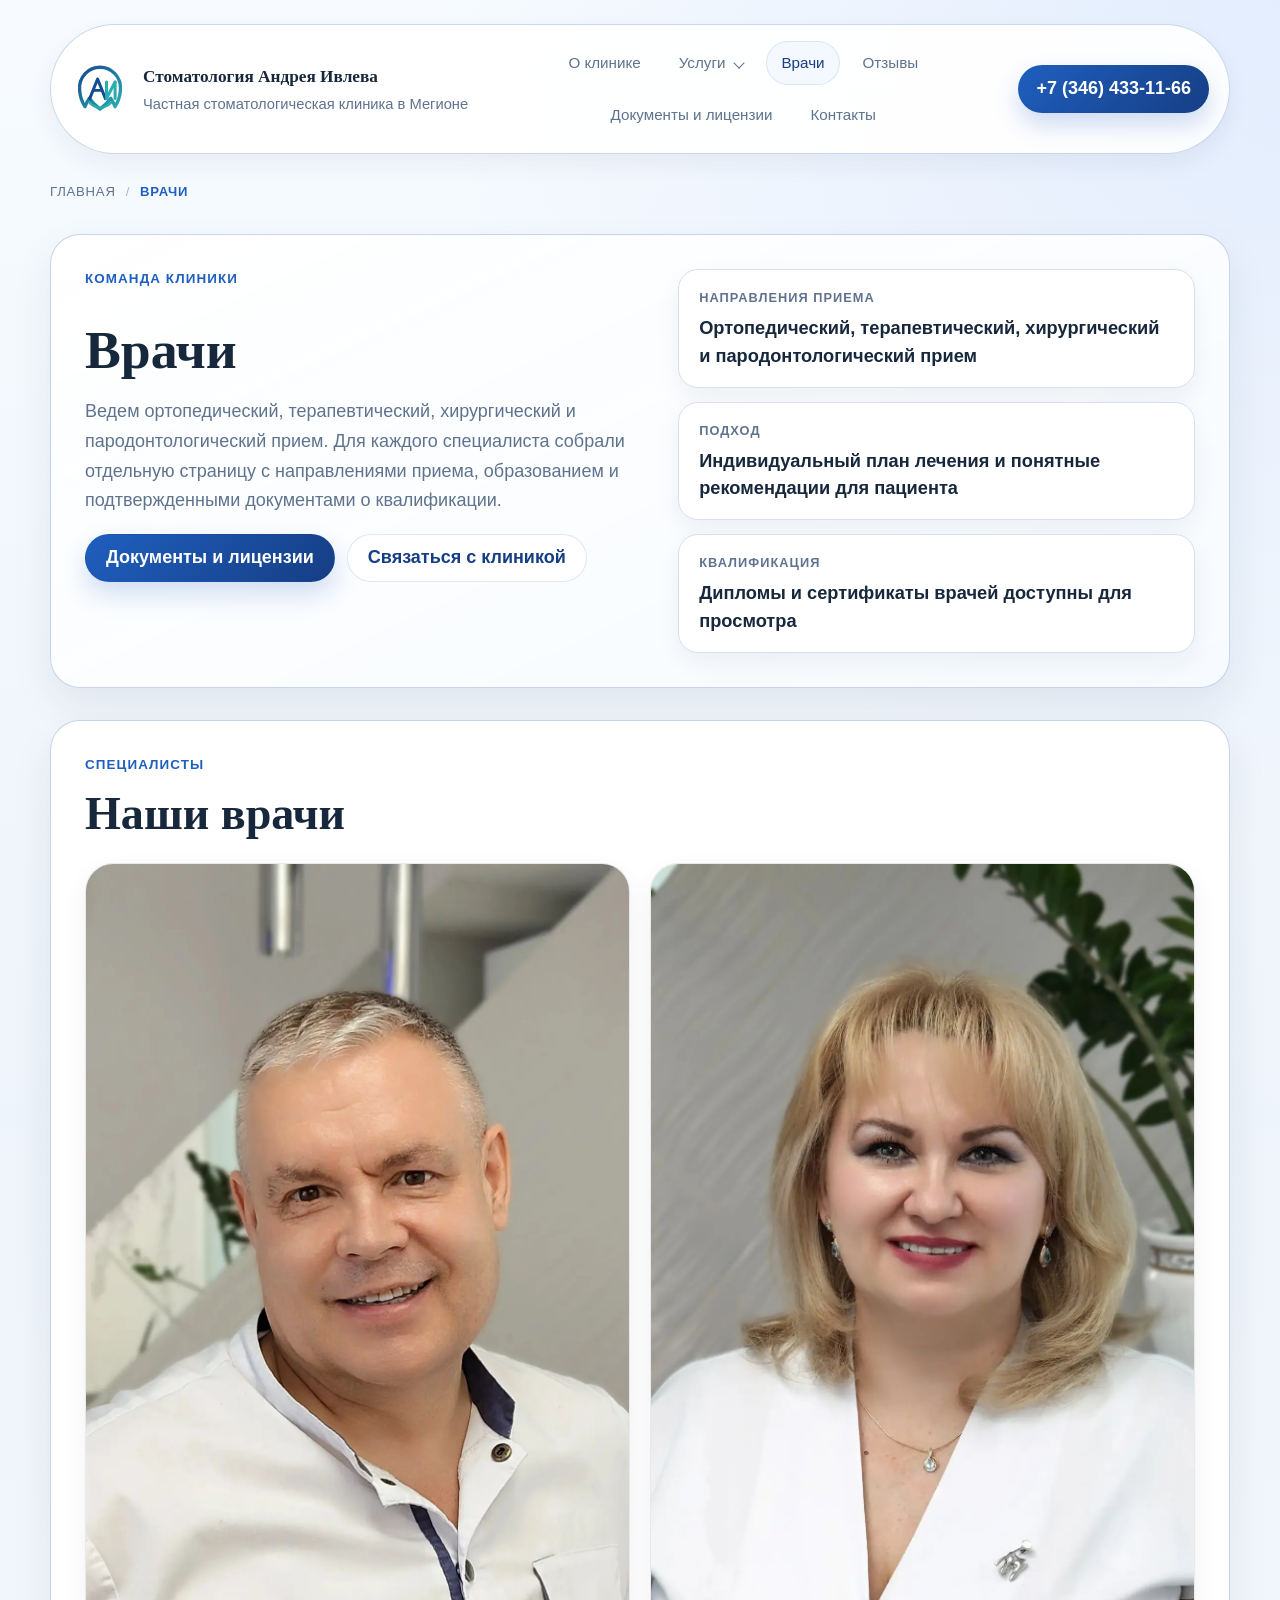
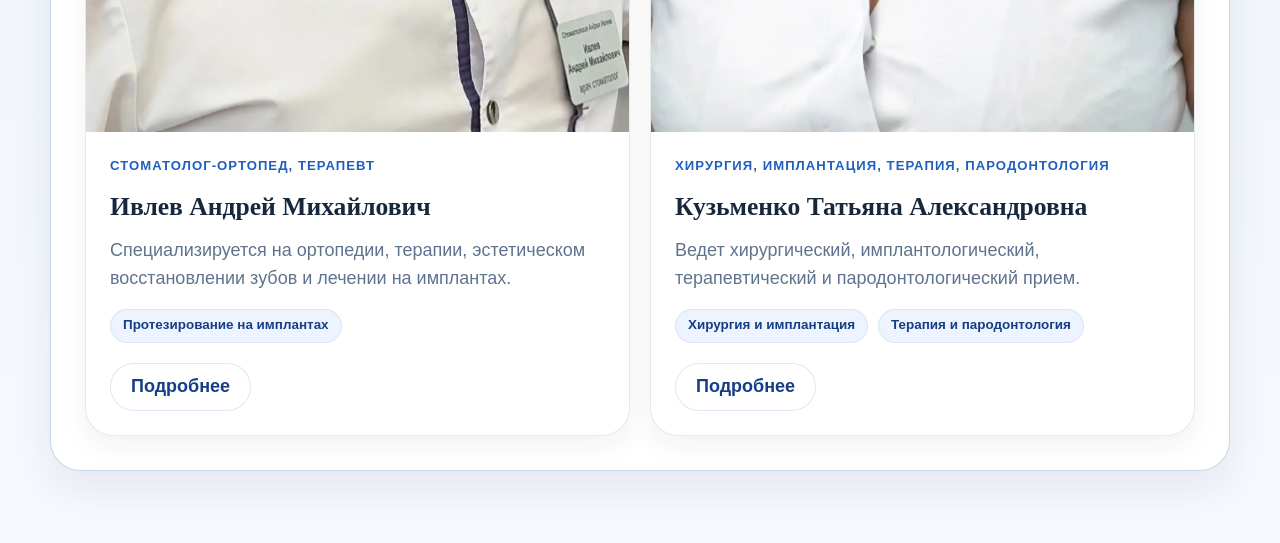
<file: doctors.html>
﻿<!doctype html>
<html lang="ru">
<head>
  <meta charset="utf-8">
  <meta name="viewport" content="width=device-width, initial-scale=1">
  <meta name="description" content="Врачи стоматологии Андрея Ивлева в Мегионе: специализации, направления работы и страницы специалистов.">
  <meta name="theme-color" content="#214f9a">
  <title>Врачи — Стоматология Андрея Ивлева</title>
  <link rel="stylesheet" href="styles.css">
  <script src="medik.js" defer></script>
</head>
<body>
  <div class="page-shell">
    <header class="site-header">
      <div class="brand-block">
        <span class="brand-mark" aria-hidden="true">
          <img src="assets/brand/ai-monogram.svg" alt="">
        </span>
        <div class="brand-copy">
          <a class="brand-title" href="index.html">Стоматология Андрея Ивлева</a>
          <p class="brand-subtitle">Частная стоматологическая клиника в Мегионе</p>
        </div>
      </div>

      <button class="nav-toggle" type="button" aria-expanded="false" aria-controls="site-nav">
        <span class="nav-toggle-line"></span>
        <span class="nav-toggle-line"></span>
        <span class="nav-toggle-line"></span>
        <span class="nav-toggle-text">Меню</span>
      </button>

      <nav class="site-nav" id="site-nav" aria-label="Навигация по странице">
        <a href="index.html#about">О клинике</a>
        <a href="index.html#services">Услуги</a>
        <a href="doctors.html" aria-current="page">Врачи</a>
        <a href="index.html#reviews">Отзывы</a>
        <a href="licenses.html">Документы и лицензии</a>
        <a href="index.html#contacts">Контакты</a>
      </nav>

      <a class="phone-chip" href="tel:+73464331166">+7 (346) 433-11-66</a>
    </header>

    <main class="page-main">
      <nav class="breadcrumb" aria-label="Хлебные крошки">
        <a href="index.html" class="breadcrumb-link">Главная</a>
        <span class="breadcrumb-separator">/</span>
        <span class="breadcrumb-current">Врачи</span>
      </nav>

      <section class="page-intro">
        <div class="page-intro-copy">
          <p class="eyebrow">Команда клиники</p>
          <h1 class="page-title">Врачи</h1>
          <p class="page-description">Ведем ортопедический, терапевтический, хирургический и пародонтологический прием. Для каждого специалиста собрали отдельную страницу с направлениями приема, образованием и подтвержденными документами о квалификации.</p>
          <div class="directory-actions">
            <a class="button button-primary" href="licenses.html">Документы и лицензии</a>
            <a class="button button-secondary" href="index.html#contacts">Связаться с клиникой</a>
          </div>
        </div>

        <div class="page-stats">
          <article class="page-stat">
            <span class="page-stat-label">Направления приема</span>
            <strong class="page-stat-value">Ортопедический, терапевтический, хирургический и пародонтологический прием</strong>
          </article>
          <article class="page-stat">
            <span class="page-stat-label">Подход</span>
            <strong class="page-stat-value">Индивидуальный план лечения и понятные рекомендации для пациента</strong>
          </article>
          <article class="page-stat">
            <span class="page-stat-label">Квалификация</span>
            <strong class="page-stat-value">Дипломы и сертификаты врачей доступны для просмотра</strong>
          </article>
        </div>
      </section>

      <section class="directory-section">
        <div class="section-heading section-heading-wide">
          <p class="eyebrow">Специалисты</p>
          <h2>Наши врачи</h2>
        </div>

        <div class="doctors-grid">
          <article class="doctor-teaser">
            <a class="doctor-teaser-media" href="doctor-ivlev.html" aria-label="Подробнее об Ивлеве Андрее Михайловиче">
              <img src="assets/doctors/ivelv.webp" alt="Ивлев Андрей Михайлович" loading="lazy">
            </a>
            <div class="doctor-teaser-body">
              <p class="doctor-teaser-role">Стоматолог-ортопед, терапевт</p>
              <h3>Ивлев Андрей Михайлович</h3>
              <p class="doctor-teaser-text">Специализируется на ортопедии, терапии, эстетическом восстановлении зубов и лечении на имплантах.</p>
              <div class="doctor-teaser-meta">
                <span class="meta-chip">Протезирование на имплантах</span>
              </div>
              <div class="directory-actions directory-actions-compact">
                <a class="button button-secondary" href="doctor-ivlev.html">Подробнее</a>
              </div>
            </div>
          </article>

          <article class="doctor-teaser">
            <a class="doctor-teaser-media" href="doctor-kuzmenko.html" aria-label="Подробнее о Кузьменко Татьяне Александровне">
              <img src="assets/doctors/zhen.webp" alt="Кузьменко Татьяна Александровна" loading="lazy">
            </a>
            <div class="doctor-teaser-body">
              <p class="doctor-teaser-role">Хирургия, имплантация, терапия, пародонтология</p>
              <h3>Кузьменко Татьяна Александровна</h3>
              <p class="doctor-teaser-text">Ведет хирургический, имплантологический, терапевтический и пародонтологический прием.</p>
              <div class="doctor-teaser-meta">
                <span class="meta-chip">Хирургия и имплантация</span>
                <span class="meta-chip">Терапия и пародонтология</span>
              </div>
              <div class="directory-actions directory-actions-compact">
                <a class="button button-secondary" href="doctor-kuzmenko.html">Подробнее</a>
              </div>
            </div>
          </article>
        </div>
      </section>
    </main>
  </div>
</body>
</html>
</file>
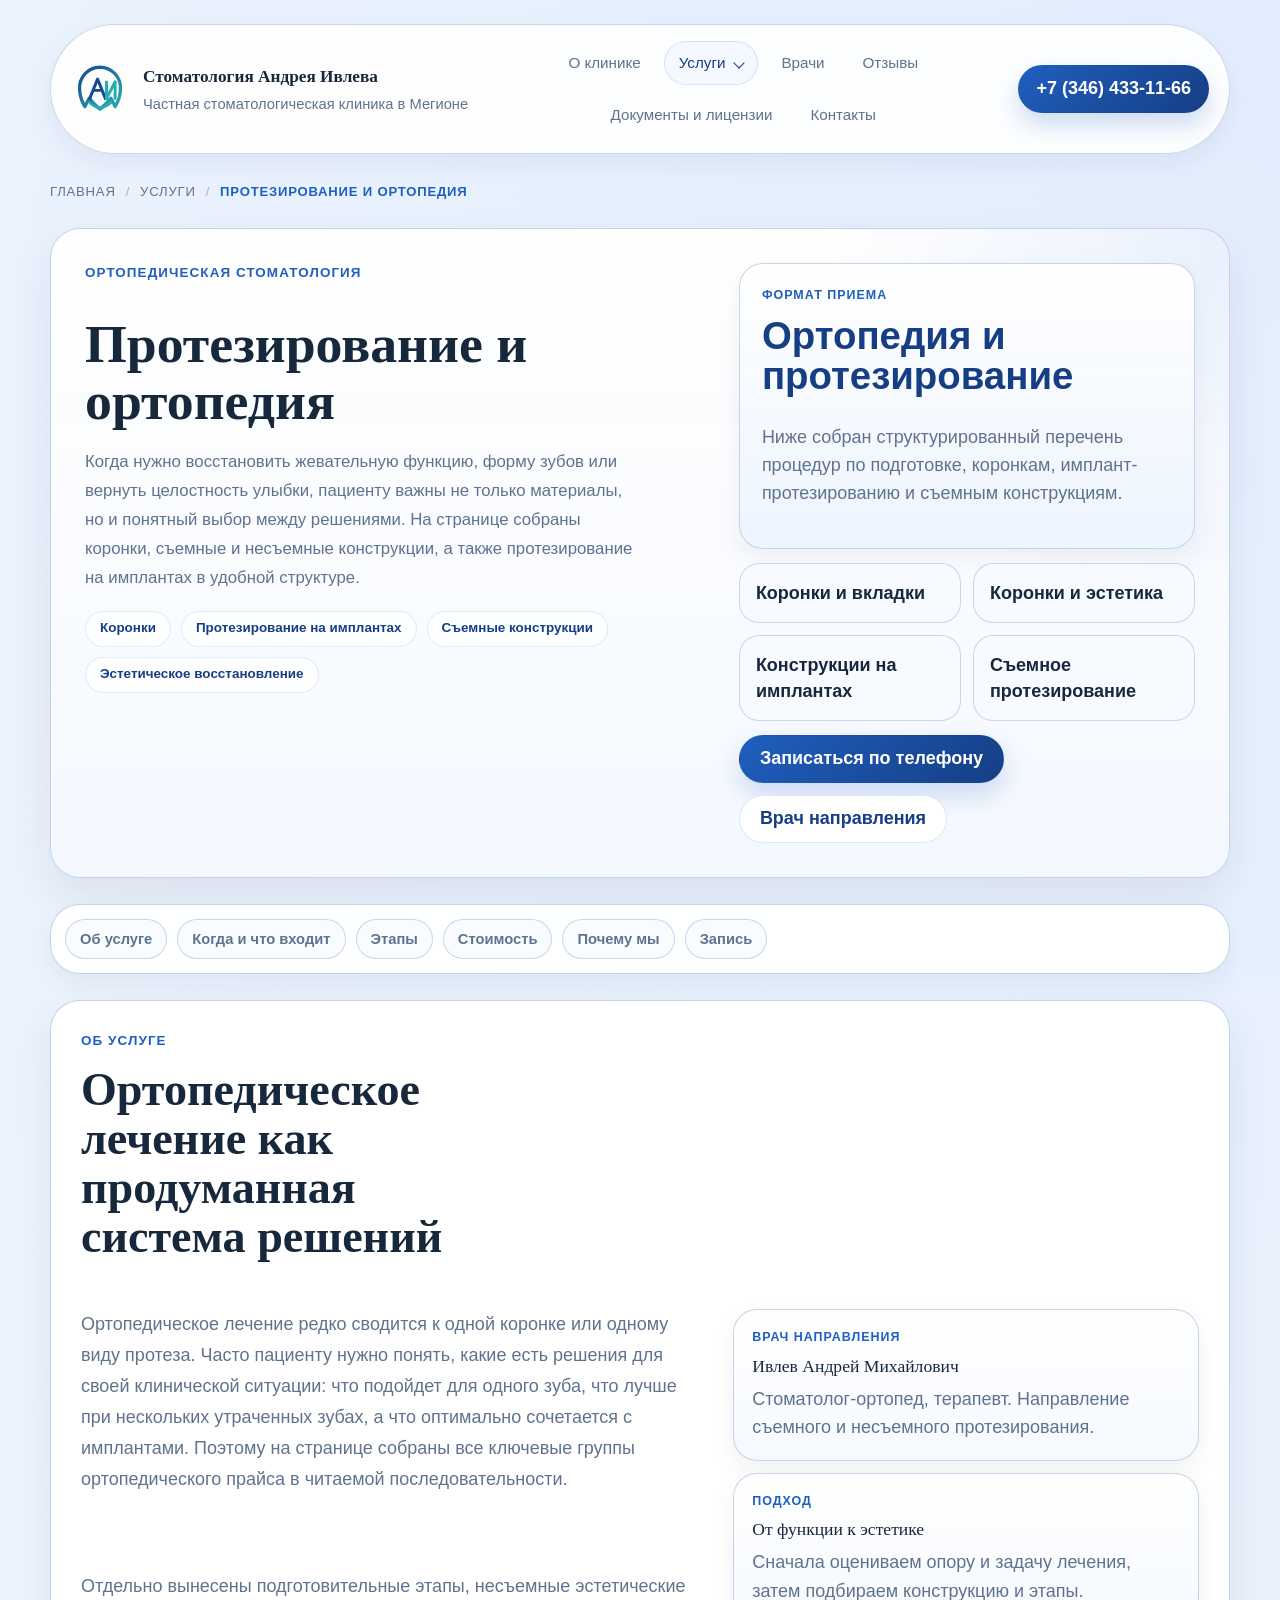
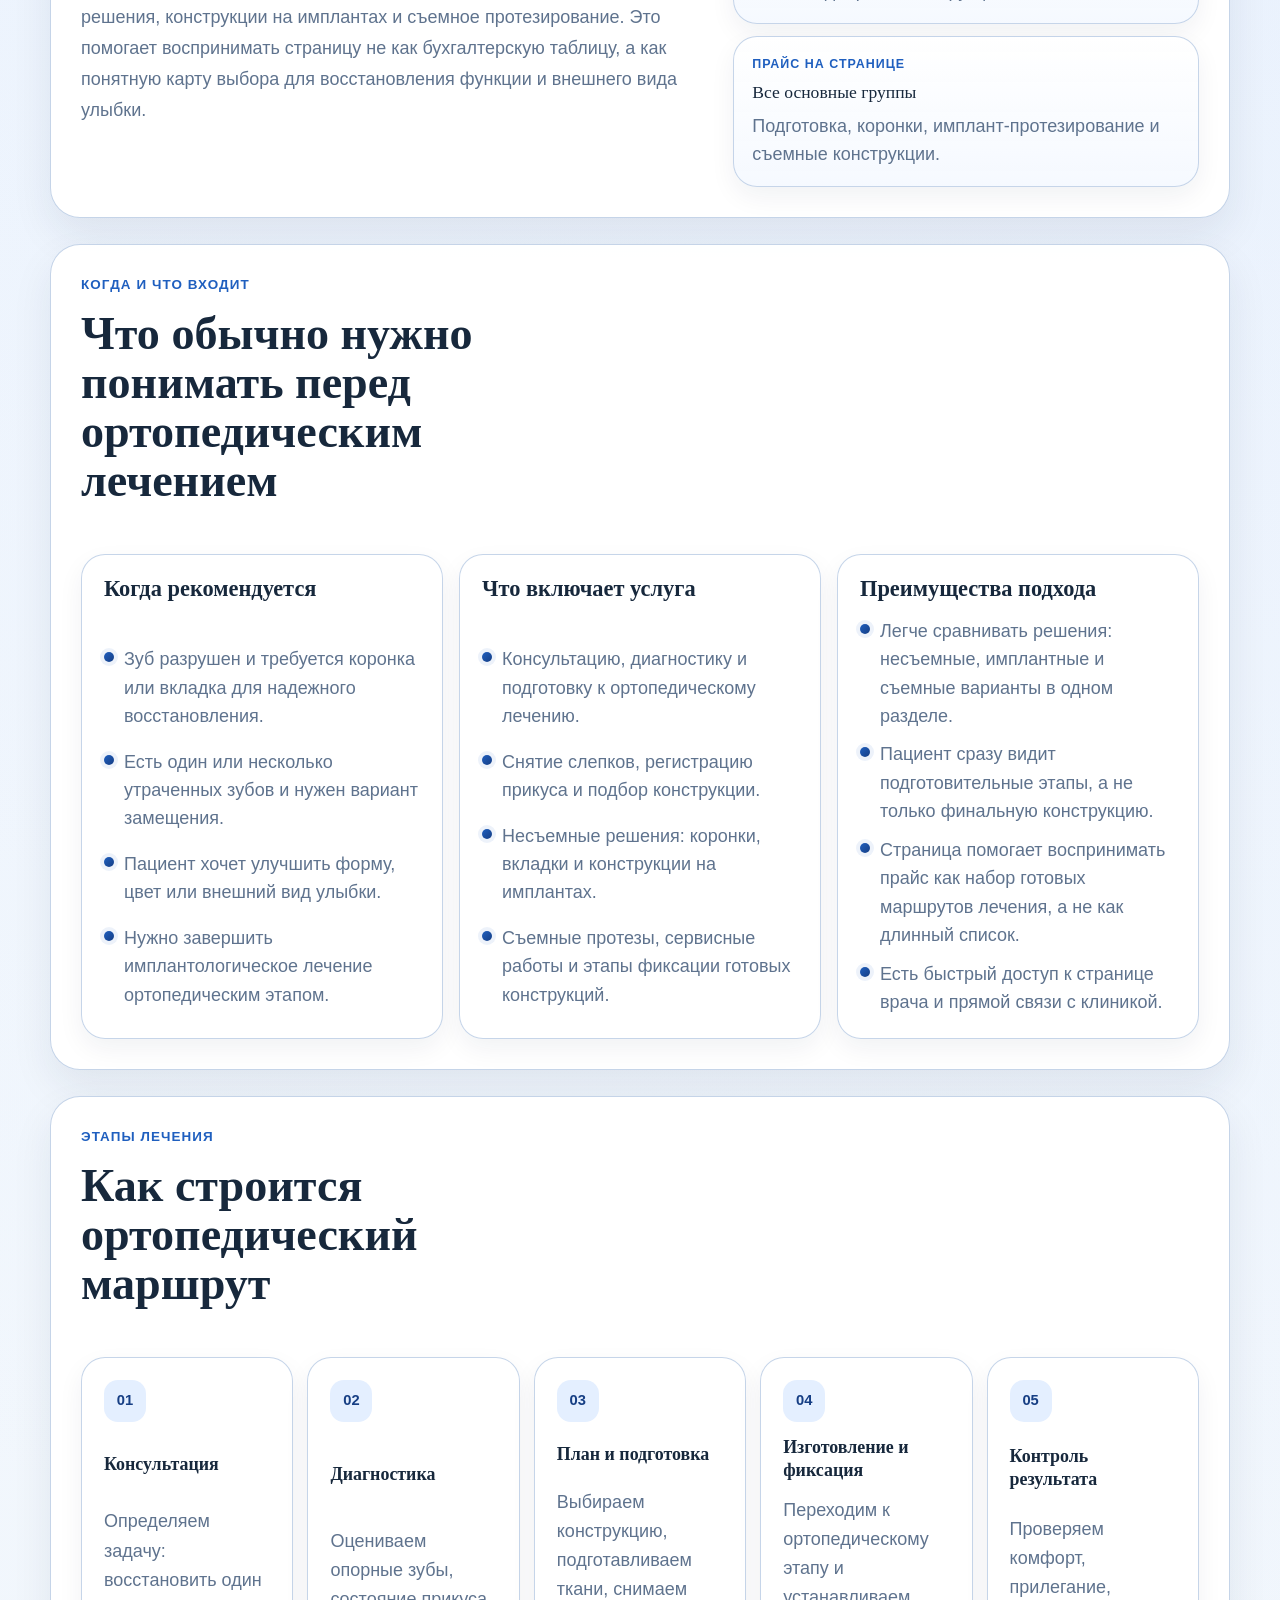
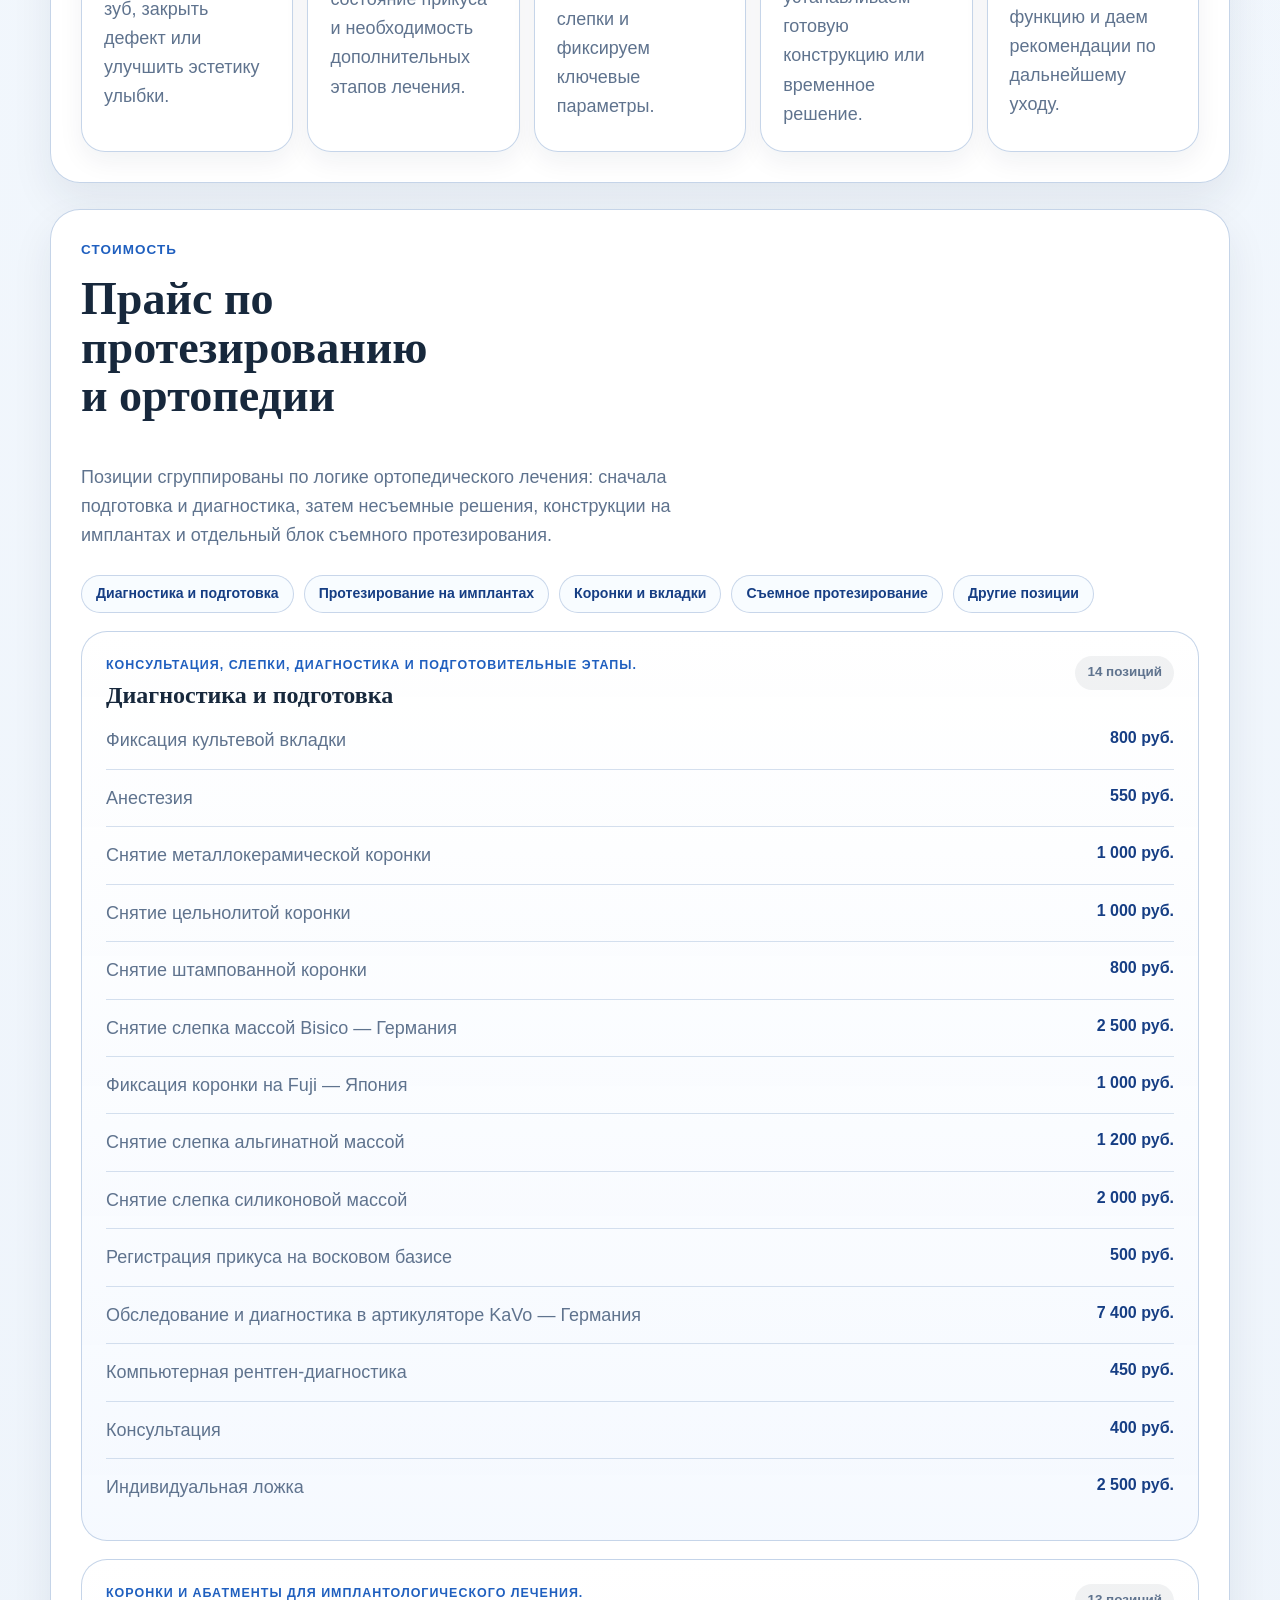
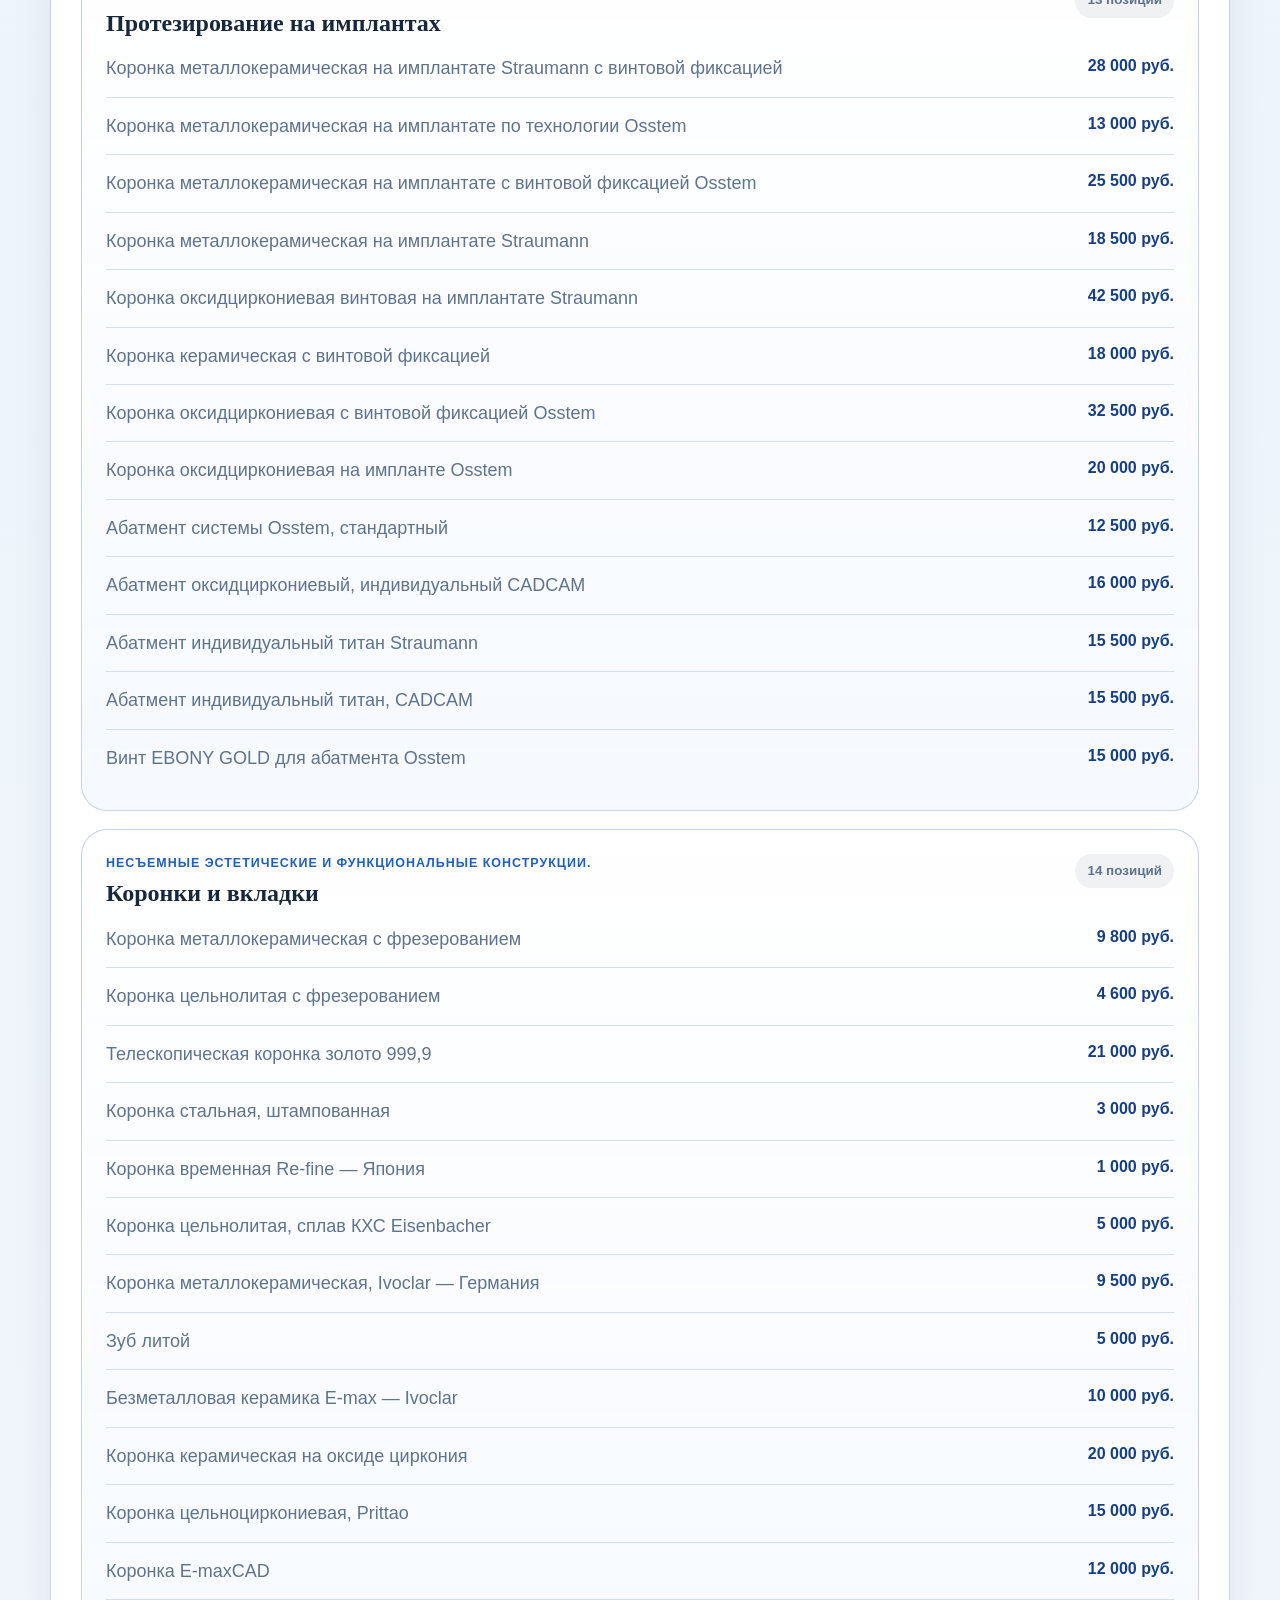
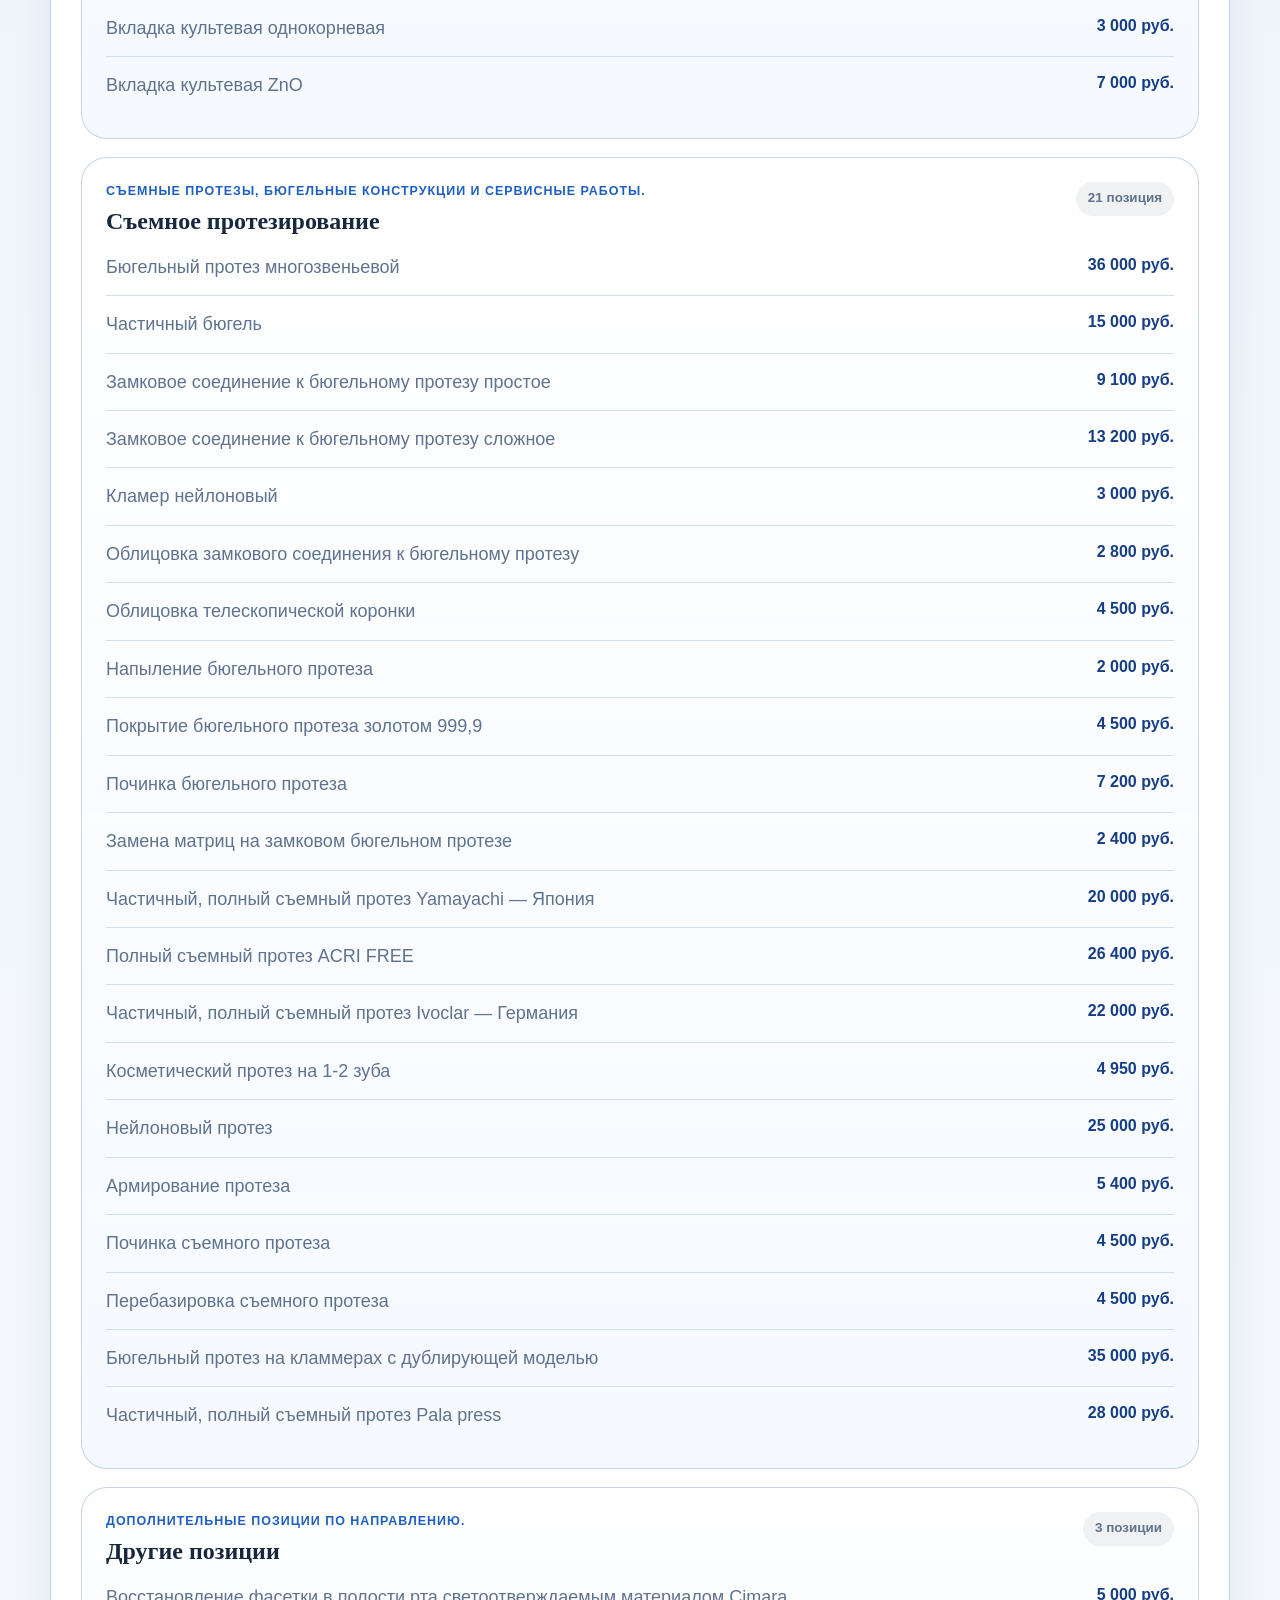
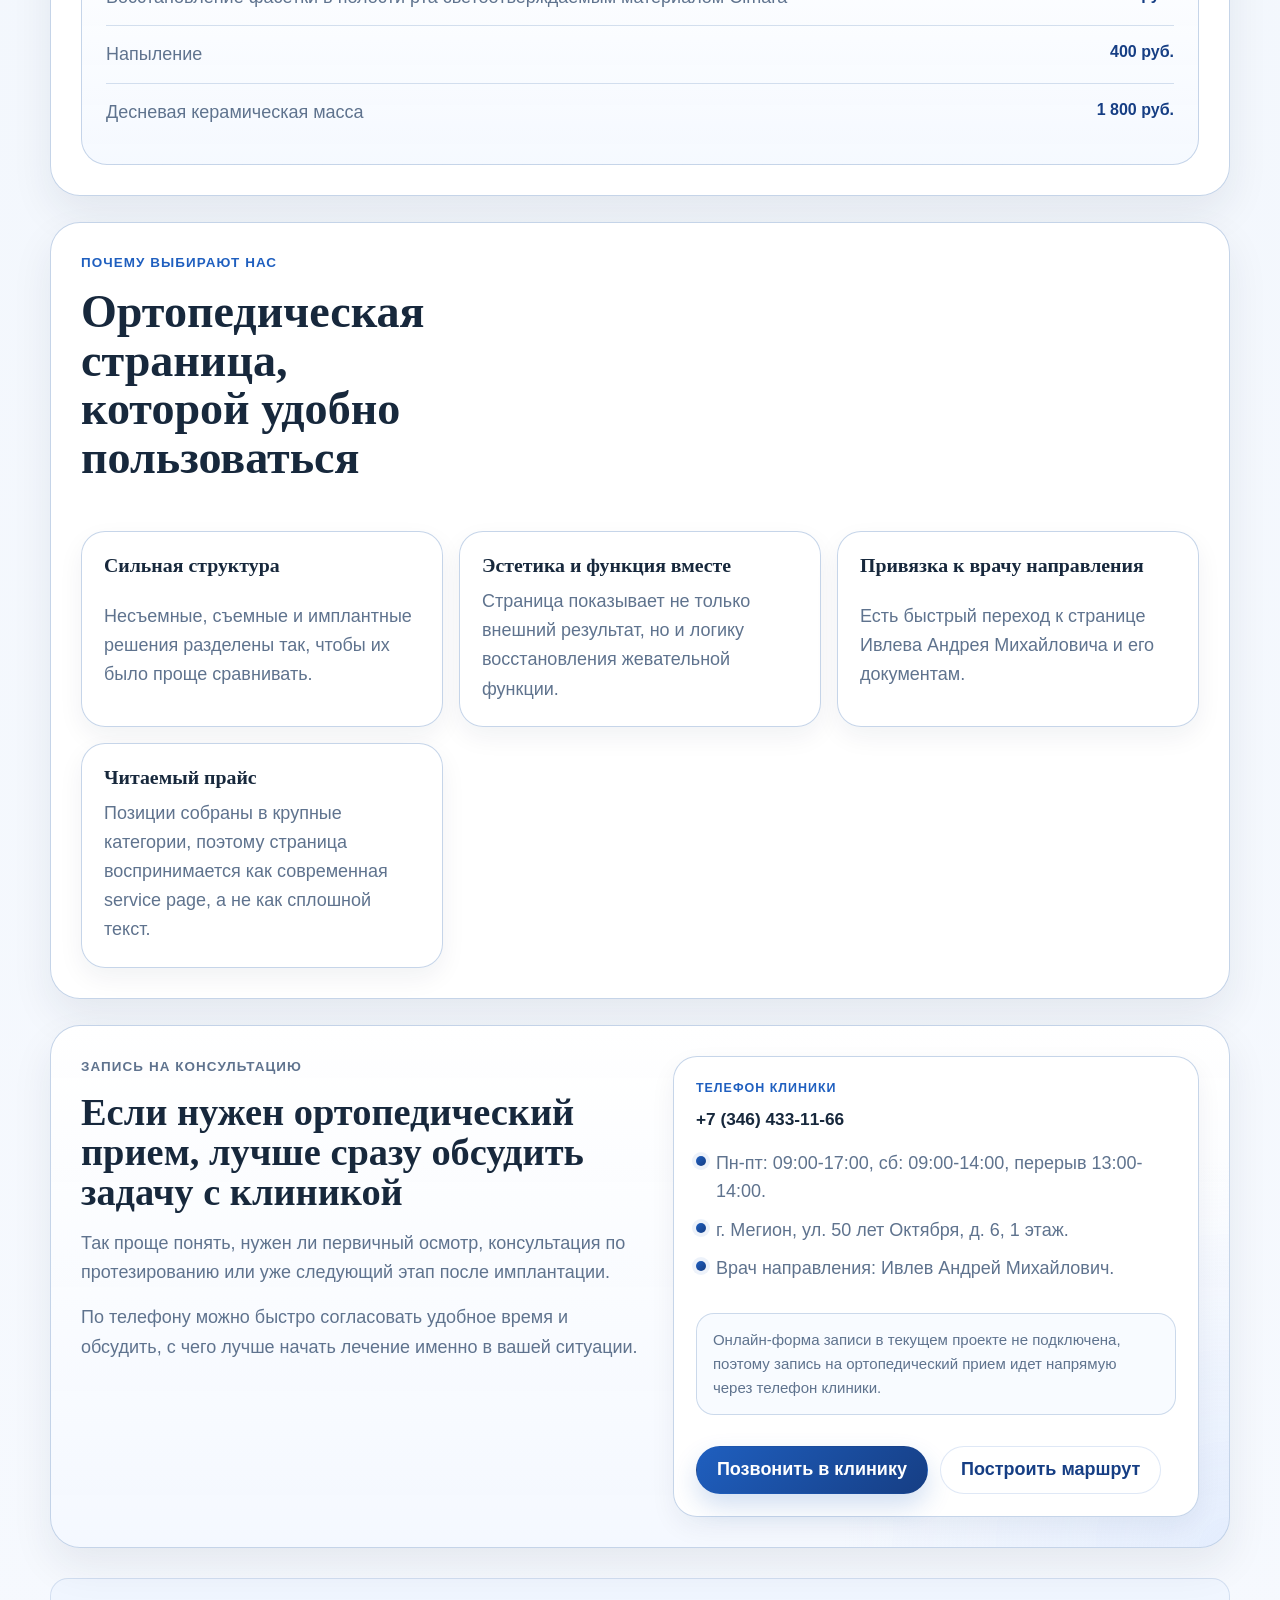
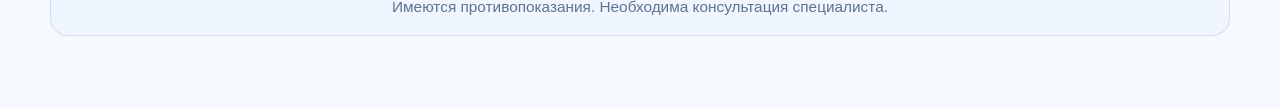
<file: orthopedics.html>
﻿<!doctype html>
<html lang="ru">
<head>
  <meta charset="utf-8">
  <meta name="viewport" content="width=device-width, initial-scale=1">
  <meta name="description" content="Протезирование и ортопедия в Мегионе: коронки, съемные конструкции, протезирование на имплантах и актуальный прайс.">
  <meta name="theme-color" content="#214f9a">
  <title>Протезирование и ортопедия — Стоматология Андрея Ивлева</title>
  <link rel="stylesheet" href="styles.css">
  <script src="medik.js" defer></script>
</head>
<body class="page-services">
  <div class="page-shell">
    <header class="site-header">
      <div class="brand-block">
        <span class="brand-mark" aria-hidden="true">
          <img src="assets/brand/ai-monogram.svg" alt="">
        </span>
        <div class="brand-copy">
          <a class="brand-title" href="index.html">Стоматология Андрея Ивлева</a>
          <p class="brand-subtitle">Частная стоматологическая клиника в Мегионе</p>
        </div>
      </div>

      <button class="nav-toggle" type="button" aria-expanded="false" aria-controls="site-nav">
        <span class="nav-toggle-line"></span>
        <span class="nav-toggle-line"></span>
        <span class="nav-toggle-line"></span>
        <span class="nav-toggle-text">Меню</span>
      </button>

      <nav class="site-nav" id="site-nav" aria-label="Навигация по странице">
        <a href="index.html#about">О клинике</a>
        <a href="index.html#services">Услуги</a>
        <a href="doctors.html">Врачи</a>
        <a href="index.html#reviews">Отзывы</a>
        <a href="licenses.html">Документы и лицензии</a>
        <a href="index.html#contacts">Контакты</a>
      </nav>

      <a class="phone-chip" href="tel:+73464331166">+7 (346) 433-11-66</a>
    </header>

    <main class="page-main service-page">
      <nav class="breadcrumb" aria-label="Хлебные крошки">
        <a href="index.html" class="breadcrumb-link">Главная</a>
        <span class="breadcrumb-separator">/</span>
        <a href="index.html#services" class="breadcrumb-link">Услуги</a>
        <span class="breadcrumb-separator">/</span>
        <span class="breadcrumb-current">Протезирование и ортопедия</span>
      </nav>

      <section class="service-hero reveal">
        <div class="service-hero__copy">
          <p class="eyebrow">Ортопедическая стоматология</p>
          <h1 class="page-title">Протезирование и ортопедия</h1>
          <p class="service-hero__lead">Когда нужно восстановить жевательную функцию, форму зубов или вернуть целостность улыбки, пациенту важны не только материалы, но и понятный выбор между решениями. На странице собраны коронки, съемные и несъемные конструкции, а также протезирование на имплантах в удобной структуре.</p>
          <div class="service-chip-list" aria-label="Преимущества направления">
            <span class="service-chip">Коронки</span>
            <span class="service-chip">Протезирование на имплантах</span>
            <span class="service-chip">Съемные конструкции</span>
            <span class="service-chip">Эстетическое восстановление</span>
          </div>
        </div>

        <aside class="service-hero__panel">
          <div class="service-hero__metric">
            <p class="service-hero__metric-label">Формат приема</p>
            <strong class="service-hero__metric-value">Ортопедия и протезирование</strong>
            <p class="service-hero__metric-note">Ниже собран структурированный перечень процедур по подготовке, коронкам, имплант-протезированию и съемным конструкциям.</p>
          </div>

          <div class="service-hero__facts">
            <div class="service-hero__fact">Коронки и вкладки</div>
            <div class="service-hero__fact">Коронки и эстетика</div>
            <div class="service-hero__fact">Конструкции на имплантах</div>
            <div class="service-hero__fact">Съемное протезирование</div>
          </div>

          <div class="directory-actions">
            <a class="button button-primary" href="tel:+73464331166">Записаться по телефону</a>
            <a class="button button-secondary" href="doctor-ivlev.html">Врач направления</a>
          </div>
        </aside>
      </section>

      <nav class="service-anchor-nav reveal" aria-label="Навигация по странице услуги">
        <a href="#about-service">Об услуге</a>
        <a href="#when-included">Когда и что входит</a>
        <a href="#steps">Этапы</a>
        <a href="#pricing">Стоимость</a>
        <a href="#why-us">Почему мы</a>
        <a href="#consultation">Запись</a>
      </nav>

      <section class="service-section reveal" id="about-service">
        <div class="section-heading section-heading-wide">
          <p class="eyebrow">Об услуге</p>
          <h2>Ортопедическое лечение как продуманная система решений</h2>
        </div>

        <div class="service-about">
          <div class="service-about__content">
            <p>Ортопедическое лечение редко сводится к одной коронке или одному виду протеза. Часто пациенту нужно понять, какие есть решения для своей клинической ситуации: что подойдет для одного зуба, что лучше при нескольких утраченных зубах, а что оптимально сочетается с имплантами. Поэтому на странице собраны все ключевые группы ортопедического прайса в читаемой последовательности.</p>
            <p>Отдельно вынесены подготовительные этапы, несъемные эстетические решения, конструкции на имплантах и съемное протезирование. Это помогает воспринимать страницу не как бухгалтерскую таблицу, а как понятную карту выбора для восстановления функции и внешнего вида улыбки.</p>
          </div>

          <div class="service-mini-grid">
            <article class="service-mini-card">
              <p class="service-mini-card__label">Врач направления</p>
              <p class="service-mini-card__value">Ивлев Андрей Михайлович</p>
              <p class="service-mini-card__text">Стоматолог-ортопед, терапевт. Направление съемного и несъемного протезирования.</p>
            </article>
            <article class="service-mini-card">
              <p class="service-mini-card__label">Подход</p>
              <p class="service-mini-card__value">От функции к эстетике</p>
              <p class="service-mini-card__text">Сначала оцениваем опору и задачу лечения, затем подбираем конструкцию и этапы.</p>
            </article>
            <article class="service-mini-card">
              <p class="service-mini-card__label">Прайс на странице</p>
              <p class="service-mini-card__value">Все основные группы</p>
              <p class="service-mini-card__text">Подготовка, коронки, имплант-протезирование и съемные конструкции.</p>
            </article>
          </div>
        </div>
      </section>

      <section class="service-section reveal" id="when-included">
        <div class="section-heading section-heading-wide">
          <p class="eyebrow">Когда и что входит</p>
          <h2>Что обычно нужно понимать перед ортопедическим лечением</h2>
        </div>

        <div class="service-pillars">
          <article class="service-pillar">
            <h3>Когда рекомендуется</h3>
            <ul>
              <li>Зуб разрушен и требуется коронка или вкладка для надежного восстановления.</li>
              <li>Есть один или несколько утраченных зубов и нужен вариант замещения.</li>
              <li>Пациент хочет улучшить форму, цвет или внешний вид улыбки.</li>
              <li>Нужно завершить имплантологическое лечение ортопедическим этапом.</li>
            </ul>
          </article>

          <article class="service-pillar">
            <h3>Что включает услуга</h3>
            <ul>
              <li>Консультацию, диагностику и подготовку к ортопедическому лечению.</li>
              <li>Снятие слепков, регистрацию прикуса и подбор конструкции.</li>
              <li>Несъемные решения: коронки, вкладки и конструкции на имплантах.</li>
              <li>Съемные протезы, сервисные работы и этапы фиксации готовых конструкций.</li>
            </ul>
          </article>

          <article class="service-pillar">
            <h3>Преимущества подхода</h3>
            <ul>
              <li>Легче сравнивать решения: несъемные, имплантные и съемные варианты в одном разделе.</li>
              <li>Пациент сразу видит подготовительные этапы, а не только финальную конструкцию.</li>
              <li>Страница помогает воспринимать прайс как набор готовых маршрутов лечения, а не как длинный список.</li>
              <li>Есть быстрый доступ к странице врача и прямой связи с клиникой.</li>
            </ul>
          </article>
        </div>
      </section>

      <section class="service-section reveal" id="steps">
        <div class="section-heading section-heading-wide">
          <p class="eyebrow">Этапы лечения</p>
          <h2>Как строится ортопедический маршрут</h2>
        </div>

        <div class="service-steps">
          <article class="service-step">
            <span class="service-step__index">01</span>
            <h3>Консультация</h3>
            <p>Определяем задачу: восстановить один зуб, закрыть дефект или улучшить эстетику улыбки.</p>
          </article>
          <article class="service-step">
            <span class="service-step__index">02</span>
            <h3>Диагностика</h3>
            <p>Оцениваем опорные зубы, состояние прикуса и необходимость дополнительных этапов лечения.</p>
          </article>
          <article class="service-step">
            <span class="service-step__index">03</span>
            <h3>План и подготовка</h3>
            <p>Выбираем конструкцию, подготавливаем ткани, снимаем слепки и фиксируем ключевые параметры.</p>
          </article>
          <article class="service-step">
            <span class="service-step__index">04</span>
            <h3>Изготовление и фиксация</h3>
            <p>Переходим к ортопедическому этапу и устанавливаем готовую конструкцию или временное решение.</p>
          </article>
          <article class="service-step">
            <span class="service-step__index">05</span>
            <h3>Контроль результата</h3>
            <p>Проверяем комфорт, прилегание, функцию и даем рекомендации по дальнейшему уходу.</p>
          </article>
        </div>
      </section>

      <section class="service-section reveal" id="pricing">
        <div class="section-heading section-heading-wide">
          <p class="eyebrow">Стоимость</p>
          <h2>Прайс по протезированию и ортопедии</h2>
        </div>
        <p class="service-section__intro">Позиции сгруппированы по логике ортопедического лечения: сначала подготовка и диагностика, затем несъемные решения, конструкции на имплантах и отдельный блок съемного протезирования.</p>
        <div class="service-price-list" data-service-price="orthopedics"></div>
      </section>

      <section class="service-section reveal" id="why-us">
        <div class="section-heading section-heading-wide">
          <p class="eyebrow">Почему выбирают нас</p>
          <h2>Ортопедическая страница, которой удобно пользоваться</h2>
        </div>

        <div class="service-reasons">
          <article class="service-reason-card">
            <h3>Сильная структура</h3>
            <p>Несъемные, съемные и имплантные решения разделены так, чтобы их было проще сравнивать.</p>
          </article>
          <article class="service-reason-card">
            <h3>Эстетика и функция вместе</h3>
            <p>Страница показывает не только внешний результат, но и логику восстановления жевательной функции.</p>
          </article>
          <article class="service-reason-card">
            <h3>Привязка к врачу направления</h3>
            <p>Есть быстрый переход к странице Ивлева Андрея Михайловича и его документам.</p>
          </article>
          <article class="service-reason-card">
            <h3>Читаемый прайс</h3>
            <p>Позиции собраны в крупные категории, поэтому страница воспринимается как современная service page, а не как сплошной текст.</p>
          </article>
        </div>
      </section>

      <section class="service-cta reveal" id="consultation">
        <div class="service-cta__copy">
          <p class="eyebrow">Запись на консультацию</p>
          <h2>Если нужен ортопедический прием, лучше сразу обсудить задачу с клиникой</h2>
          <p>Так проще понять, нужен ли первичный осмотр, консультация по протезированию или уже следующий этап после имплантации.</p>
          <p>По телефону можно быстро согласовать удобное время и обсудить, с чего лучше начать лечение именно в вашей ситуации.</p>
        </div>

        <div class="service-cta__panel">
          <div class="service-cta__meta">
            <p class="service-mini-card__label">Телефон клиники</p>
            <strong>+7 (346) 433-11-66</strong>
          </div>
          <ul class="service-cta__list">
            <li>Пн-пт: 09:00-17:00, сб: 09:00-14:00, перерыв 13:00-14:00.</li>
            <li>г. Мегион, ул. 50 лет Октября, д. 6, 1 этаж.</li>
            <li>Врач направления: Ивлев Андрей Михайлович.</li>
          </ul>
          <p class="service-cta__note">Онлайн-форма записи в текущем проекте не подключена, поэтому запись на ортопедический прием идет напрямую через телефон клиники.</p>
          <div class="directory-actions">
            <a class="button button-primary" href="tel:+73464331166">Позвонить в клинику</a>
            <a class="button button-secondary" target="_blank" rel="noopener noreferrer" href="https://yandex.ru/maps/?text=628680,%20%D0%A5%D0%9C%D0%90%D0%9E-%D0%AE%D0%B3%D1%80%D0%B0,%20%D0%9C%D0%B5%D0%B3%D0%B8%D0%BE%D0%BD,%20%D1%83%D0%BB.%2050%20%D0%BB%D0%B5%D1%82%20%D0%9E%D0%BA%D1%82%D1%8F%D0%B1%D1%80%D1%8F,%206">Построить маршрут</a>
          </div>
        </div>
      </section>
      <p class="medical-disclaimer">Имеются противопоказания. Необходима консультация специалиста.</p>
    </main>
  </div>
</body>
</html>
</file>
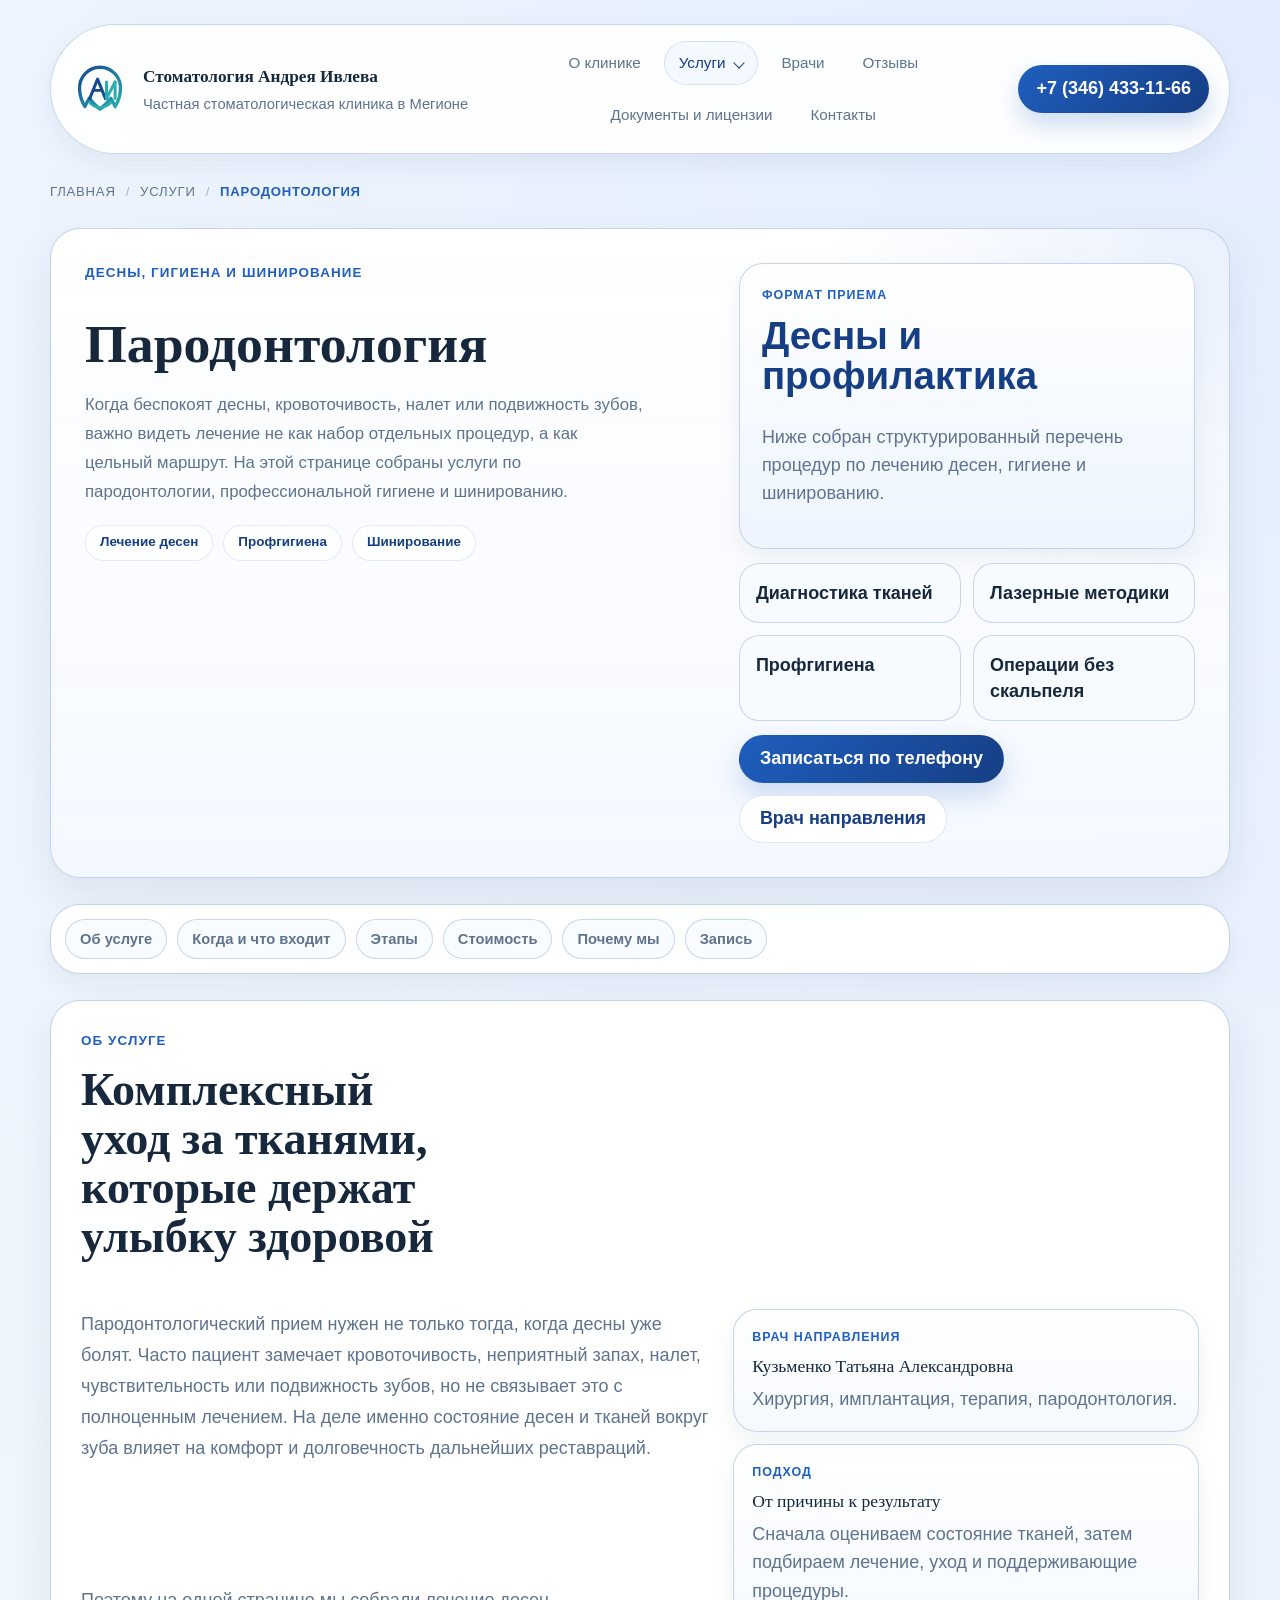
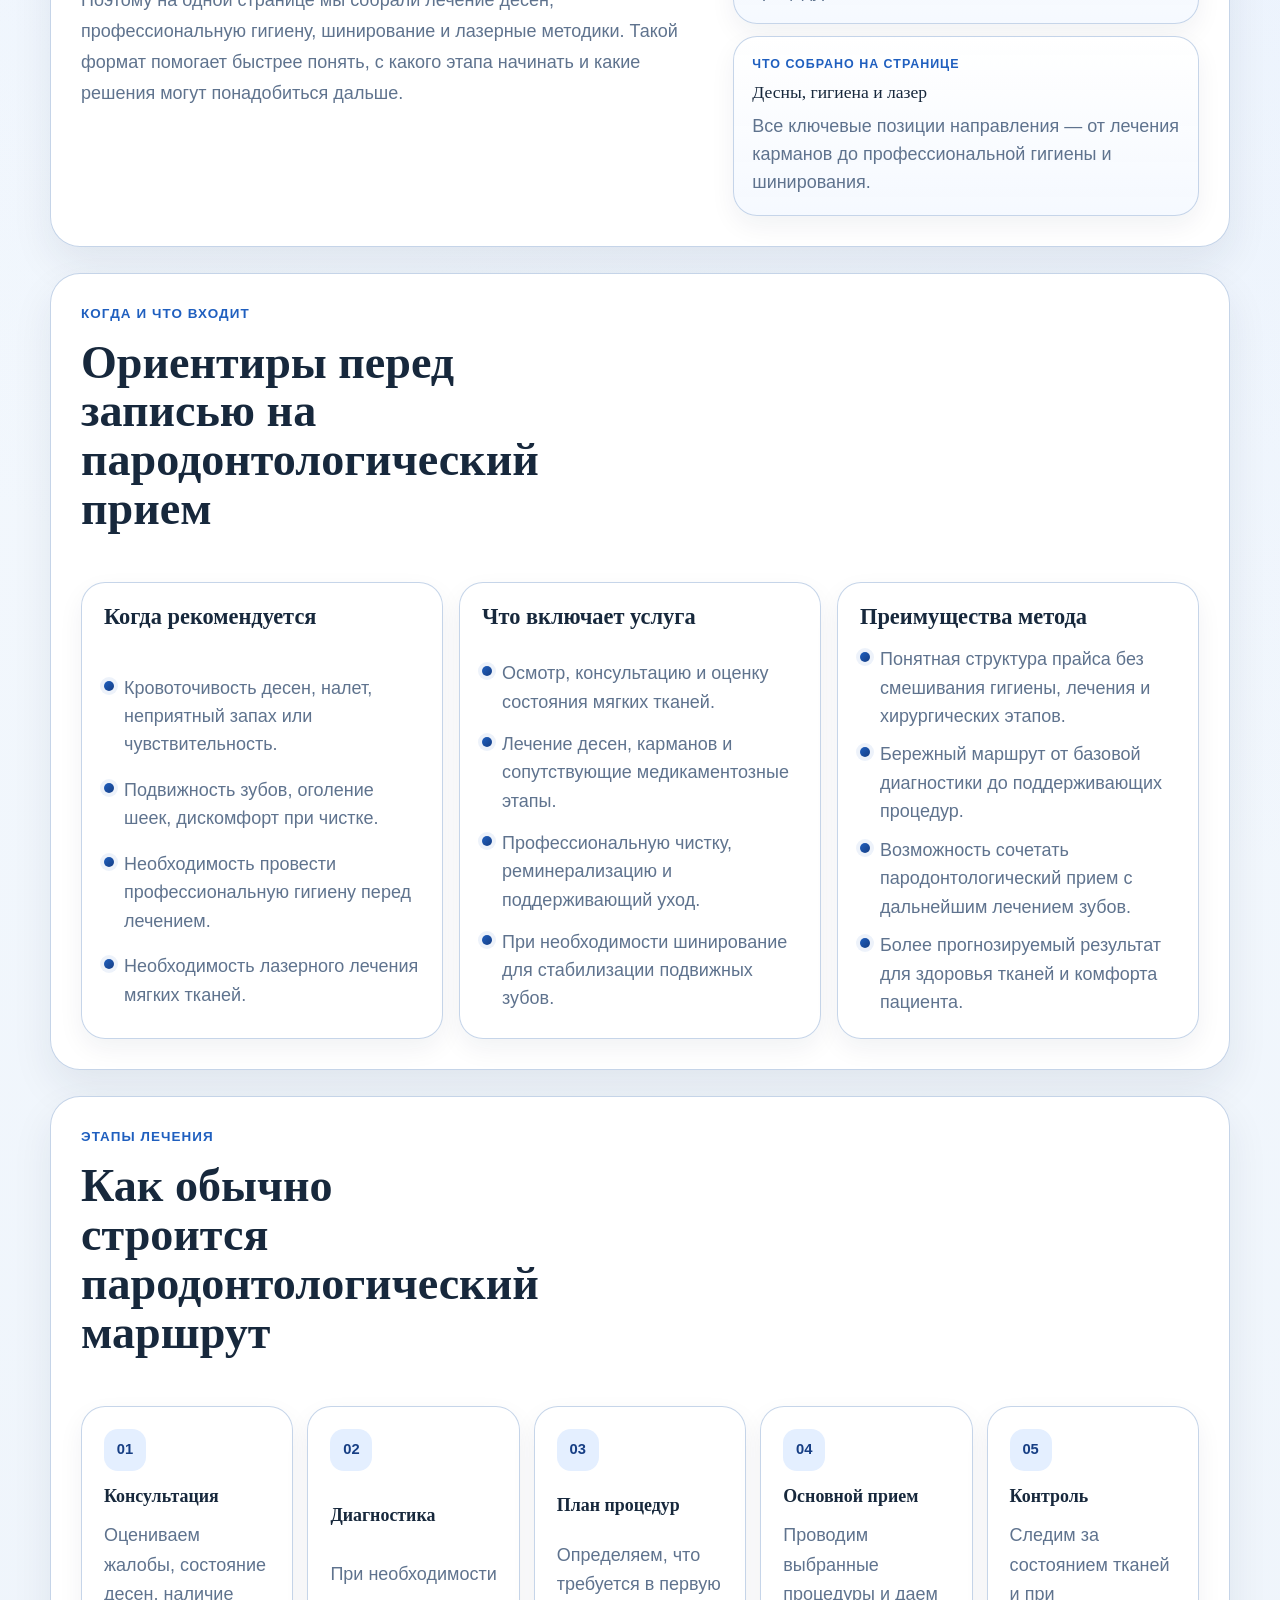
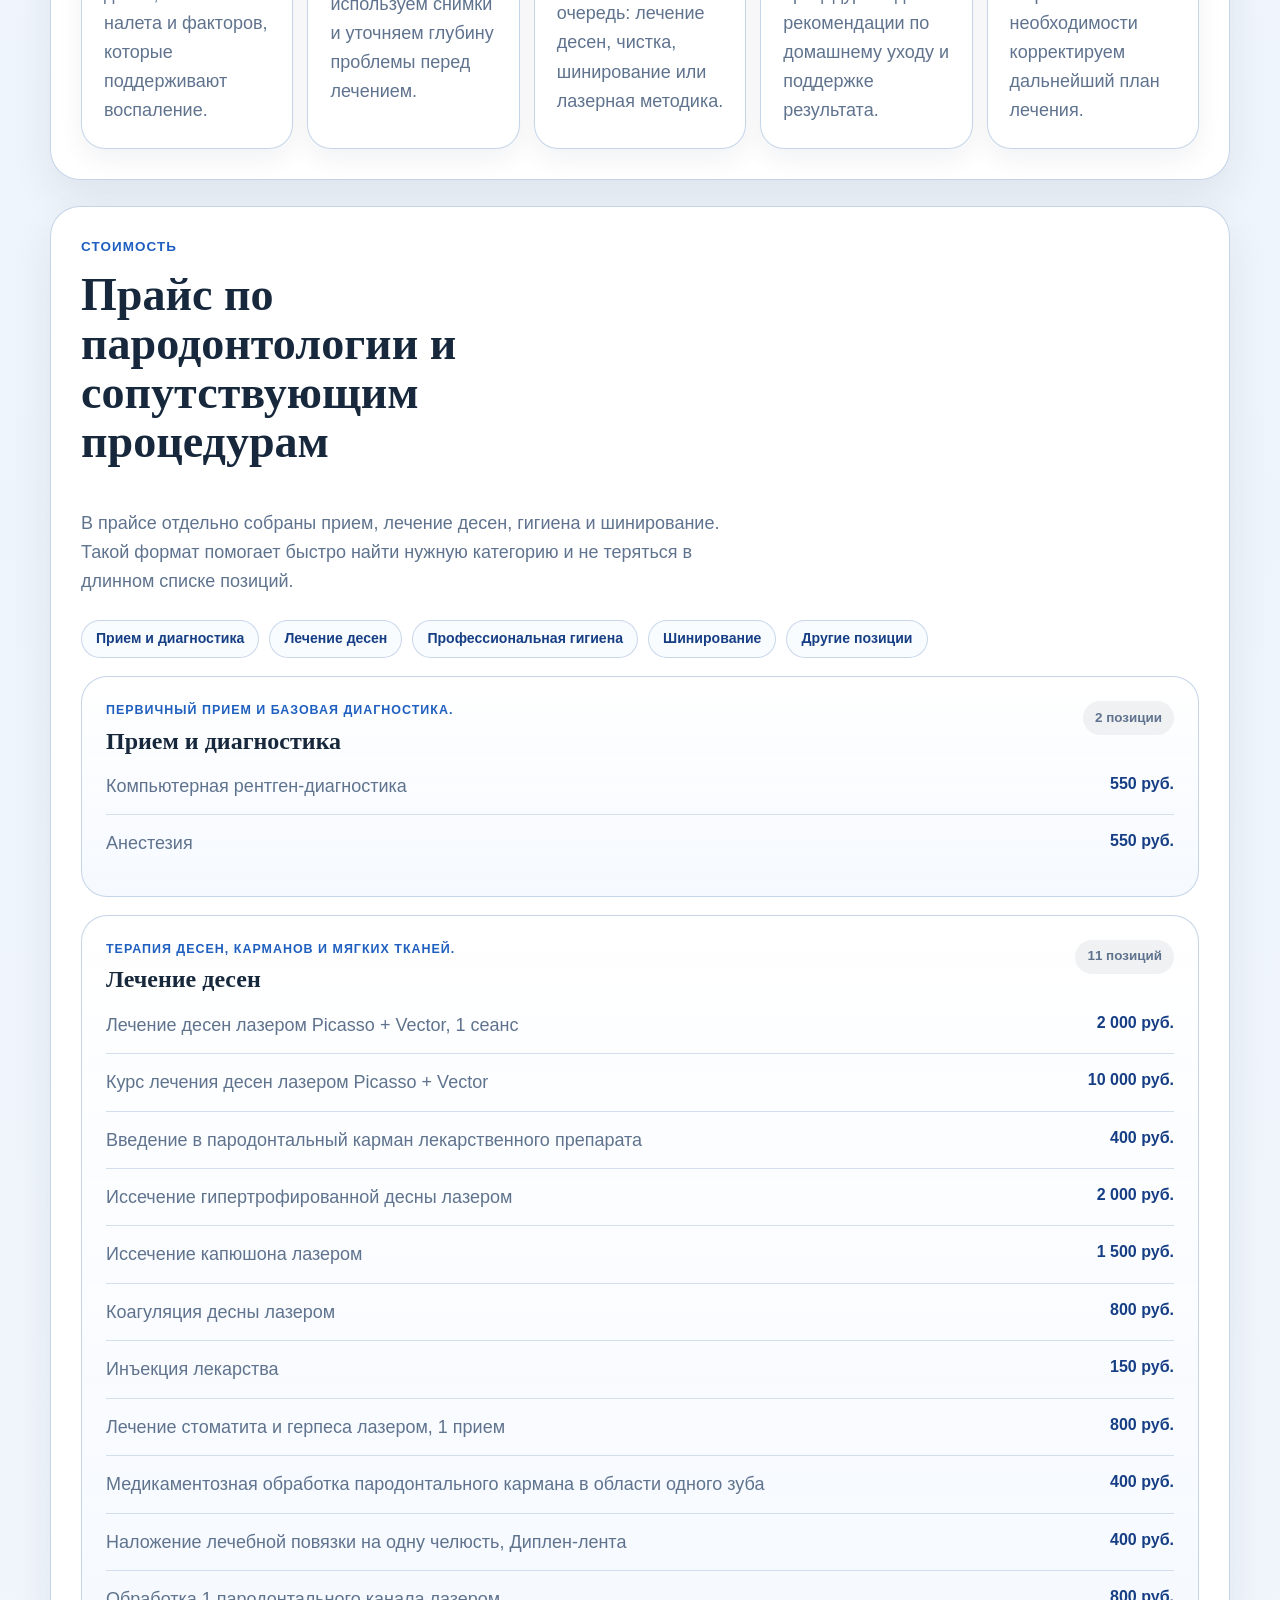
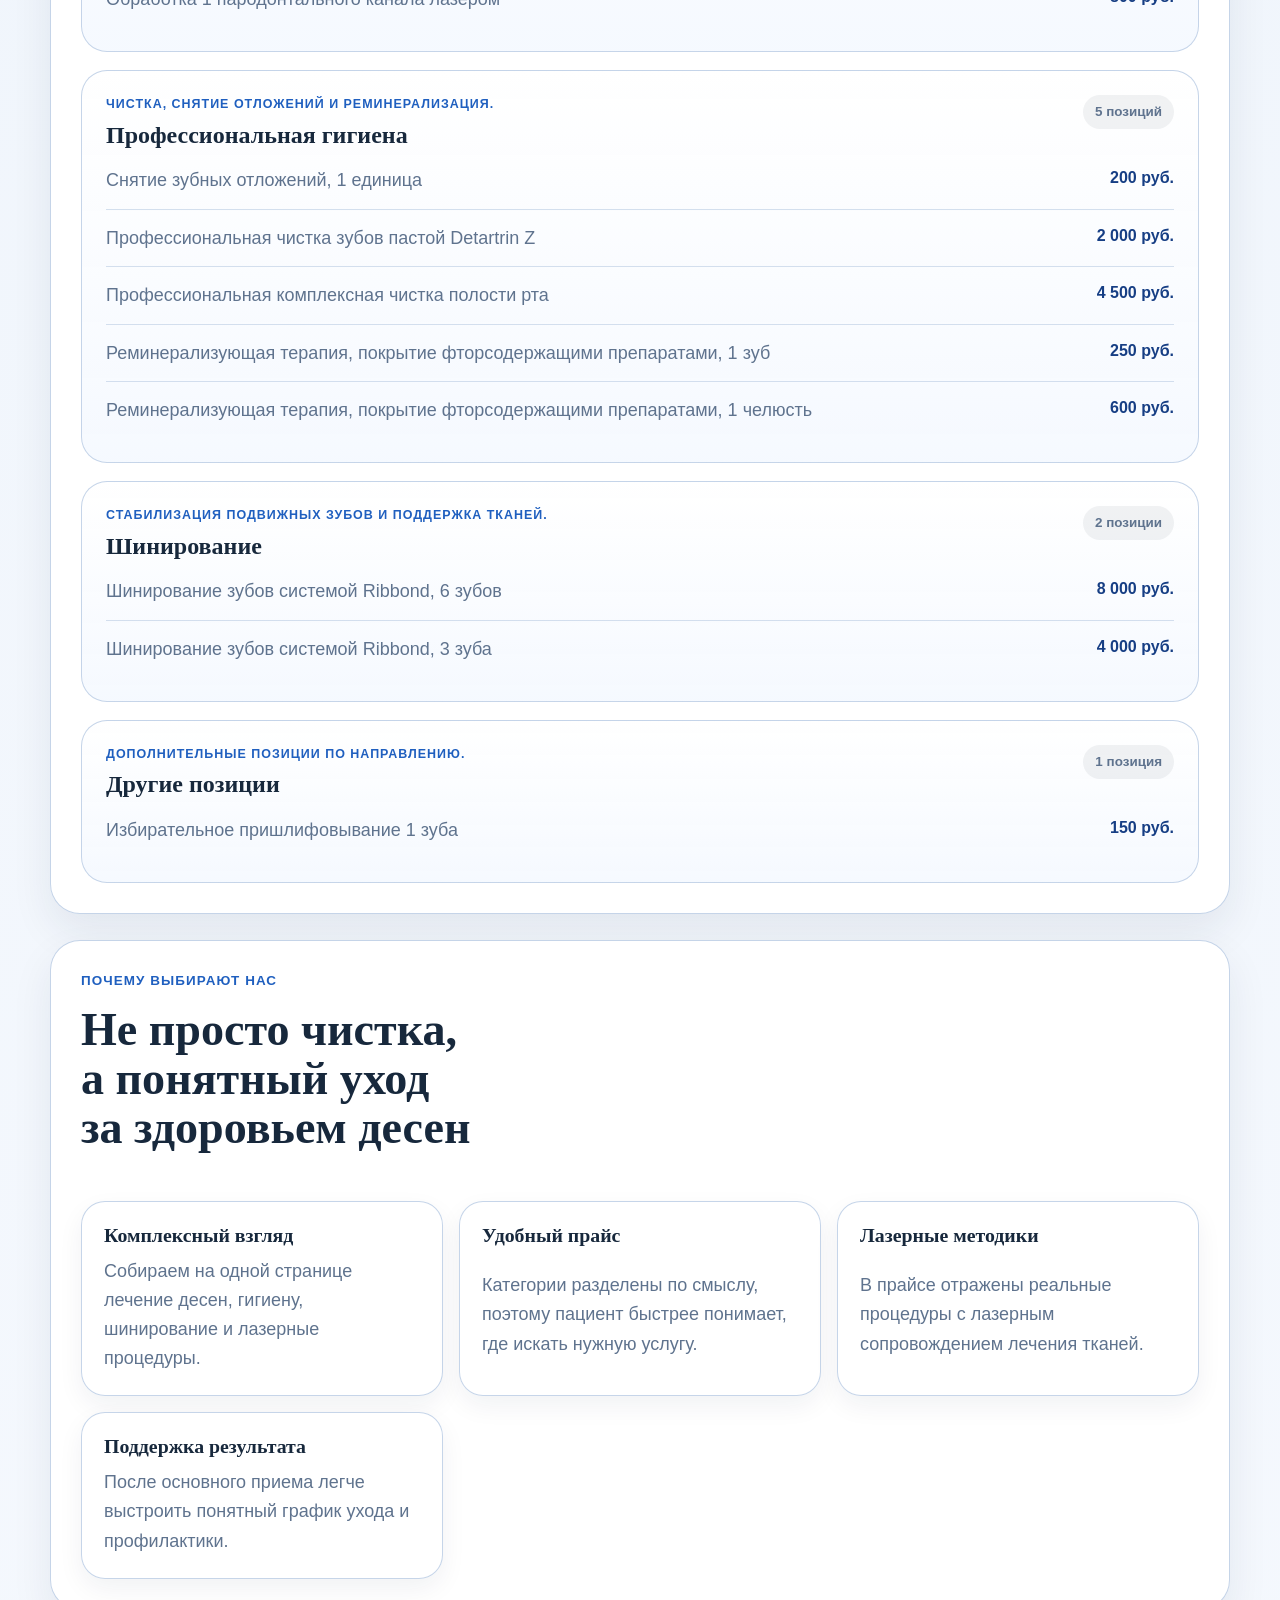
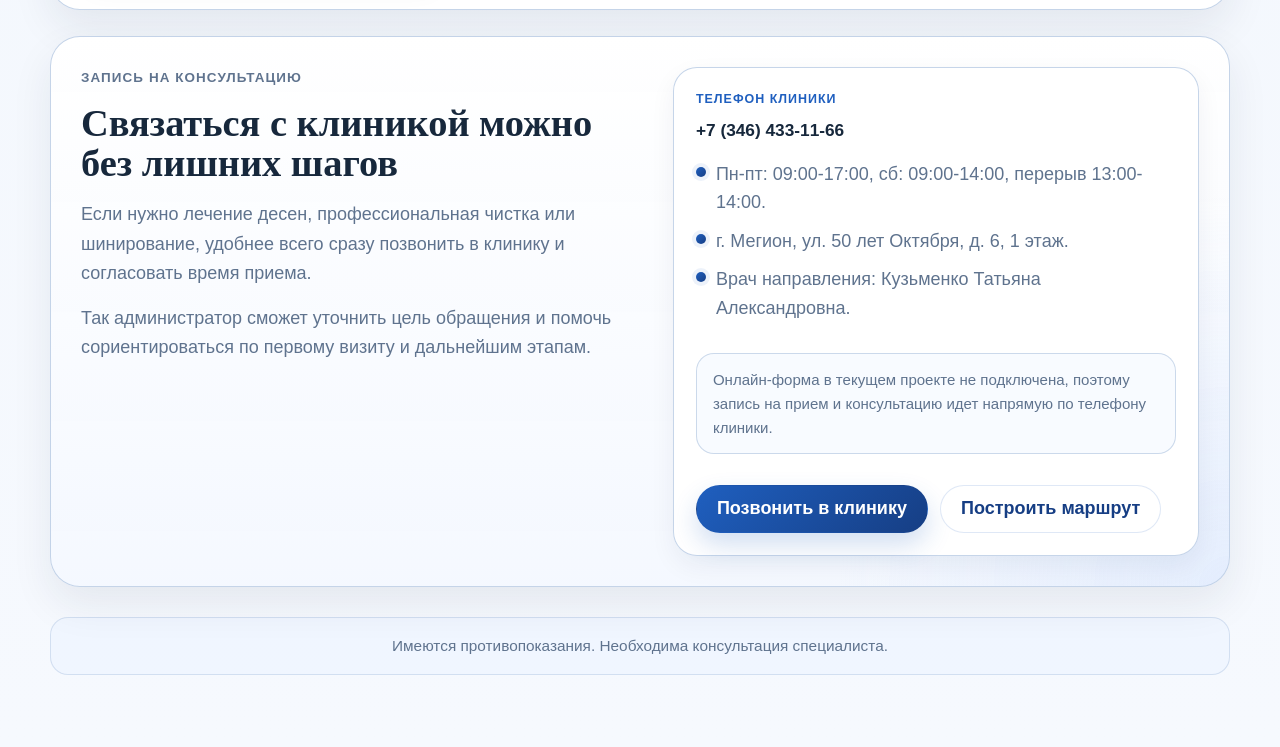
<file: periodontology.html>
﻿<!doctype html>
<html lang="ru">
<head>
  <meta charset="utf-8">
  <meta name="viewport" content="width=device-width, initial-scale=1">
  <meta name="description" content="Пародонтология в Мегионе: лечение десен, профессиональная гигиена, шинирование и актуальный прайс.">
  <meta name="theme-color" content="#214f9a">
  <title>Пародонтология — Стоматология Андрея Ивлева</title>
  <link rel="stylesheet" href="styles.css">
  <script src="medik.js" defer></script>
</head>
<body class="page-services">
  <div class="page-shell">
    <header class="site-header">
      <div class="brand-block">
        <span class="brand-mark" aria-hidden="true">
          <img src="assets/brand/ai-monogram.svg" alt="">
        </span>
        <div class="brand-copy">
          <a class="brand-title" href="index.html">Стоматология Андрея Ивлева</a>
          <p class="brand-subtitle">Частная стоматологическая клиника в Мегионе</p>
        </div>
      </div>

      <button class="nav-toggle" type="button" aria-expanded="false" aria-controls="site-nav">
        <span class="nav-toggle-line"></span>
        <span class="nav-toggle-line"></span>
        <span class="nav-toggle-line"></span>
        <span class="nav-toggle-text">Меню</span>
      </button>

      <nav class="site-nav" id="site-nav" aria-label="Навигация по странице">
        <a href="index.html#about">О клинике</a>
        <a href="index.html#services">Услуги</a>
        <a href="doctors.html">Врачи</a>
        <a href="index.html#reviews">Отзывы</a>
        <a href="licenses.html">Документы и лицензии</a>
        <a href="index.html#contacts">Контакты</a>
      </nav>

      <a class="phone-chip" href="tel:+73464331166">+7 (346) 433-11-66</a>
    </header>

    <main class="page-main service-page">
      <nav class="breadcrumb" aria-label="Хлебные крошки">
        <a href="index.html" class="breadcrumb-link">Главная</a>
        <span class="breadcrumb-separator">/</span>
        <a href="index.html#services" class="breadcrumb-link">Услуги</a>
        <span class="breadcrumb-separator">/</span>
        <span class="breadcrumb-current">Пародонтология</span>
      </nav>

      <section class="service-hero reveal">
        <div class="service-hero__copy">
          <p class="eyebrow">Десны, гигиена и шинирование</p>
          <h1 class="page-title">Пародонтология</h1>
          <p class="service-hero__lead">Когда беспокоят десны, кровоточивость, налет или подвижность зубов, важно видеть лечение не как набор отдельных процедур, а как цельный маршрут. На этой странице собраны услуги по пародонтологии, профессиональной гигиене и шинированию.</p>
          <div class="service-chip-list" aria-label="Преимущества направления">
            <span class="service-chip">Лечение десен</span>
            <span class="service-chip">Профгигиена</span>
            <span class="service-chip">Шинирование</span>
          </div>
        </div>

        <aside class="service-hero__panel">
          <div class="service-hero__metric">
            <p class="service-hero__metric-label">Формат приема</p>
            <strong class="service-hero__metric-value">Десны и профилактика</strong>
            <p class="service-hero__metric-note">Ниже собран структурированный перечень процедур по лечению десен, гигиене и шинированию.</p>
          </div>

          <div class="service-hero__facts">
            <div class="service-hero__fact">Диагностика тканей</div>
            <div class="service-hero__fact">Лазерные методики</div>
            <div class="service-hero__fact">Профгигиена</div>
            <div class="service-hero__fact">Операции без скальпеля</div>
          </div>

          <div class="directory-actions">
            <a class="button button-primary" href="tel:+73464331166">Записаться по телефону</a>
            <a class="button button-secondary" href="doctor-kuzmenko.html">Врач направления</a>
          </div>
        </aside>
      </section>

      <nav class="service-anchor-nav reveal" aria-label="Навигация по странице услуги">
        <a href="#about-service">Об услуге</a>
        <a href="#when-included">Когда и что входит</a>
        <a href="#steps">Этапы</a>
        <a href="#pricing">Стоимость</a>
        <a href="#why-us">Почему мы</a>
        <a href="#consultation">Запись</a>
      </nav>

      <section class="service-section reveal" id="about-service">
        <div class="section-heading section-heading-wide">
          <p class="eyebrow">Об услуге</p>
          <h2>Комплексный уход за тканями, которые держат улыбку здоровой</h2>
        </div>

        <div class="service-about">
          <div class="service-about__content">
            <p>Пародонтологический прием нужен не только тогда, когда десны уже болят. Часто пациент замечает кровоточивость, неприятный запах, налет, чувствительность или подвижность зубов, но не связывает это с полноценным лечением. На деле именно состояние десен и тканей вокруг зуба влияет на комфорт и долговечность дальнейших реставраций.</p>
            <p>Поэтому на одной странице мы собрали лечение десен, профессиональную гигиену, шинирование и лазерные методики. Такой формат помогает быстрее понять, с какого этапа начинать и какие решения могут понадобиться дальше.</p>
          </div>

          <div class="service-mini-grid">
            <article class="service-mini-card">
              <p class="service-mini-card__label">Врач направления</p>
              <p class="service-mini-card__value">Кузьменко Татьяна Александровна</p>
              <p class="service-mini-card__text">Хирургия, имплантация, терапия, пародонтология.</p>
            </article>
            <article class="service-mini-card">
              <p class="service-mini-card__label">Подход</p>
              <p class="service-mini-card__value">От причины к результату</p>
              <p class="service-mini-card__text">Сначала оцениваем состояние тканей, затем подбираем лечение, уход и поддерживающие процедуры.</p>
            </article>
            <article class="service-mini-card">
              <p class="service-mini-card__label">Что собрано на странице</p>
              <p class="service-mini-card__value">Десны, гигиена и лазер</p>
              <p class="service-mini-card__text">Все ключевые позиции направления — от лечения карманов до профессиональной гигиены и шинирования.</p>
            </article>
          </div>
        </div>
      </section>

      <section class="service-section reveal" id="when-included">
        <div class="section-heading section-heading-wide">
          <p class="eyebrow">Когда и что входит</p>
          <h2>Ориентиры перед записью на пародонтологический прием</h2>
        </div>

        <div class="service-pillars">
          <article class="service-pillar">
            <h3>Когда рекомендуется</h3>
            <ul>
              <li>Кровоточивость десен, налет, неприятный запах или чувствительность.</li>
              <li>Подвижность зубов, оголение шеек, дискомфорт при чистке.</li>
              <li>Необходимость провести профессиональную гигиену перед лечением.</li>
              <li>Необходимость лазерного лечения мягких тканей.</li>
            </ul>
          </article>

          <article class="service-pillar">
            <h3>Что включает услуга</h3>
            <ul>
              <li>Осмотр, консультацию и оценку состояния мягких тканей.</li>
              <li>Лечение десен, карманов и сопутствующие медикаментозные этапы.</li>
              <li>Профессиональную чистку, реминерализацию и поддерживающий уход.</li>
              <li>При необходимости шинирование для стабилизации подвижных зубов.</li>
            </ul>
          </article>

          <article class="service-pillar">
            <h3>Преимущества метода</h3>
            <ul>
              <li>Понятная структура прайса без смешивания гигиены, лечения и хирургических этапов.</li>
              <li>Бережный маршрут от базовой диагностики до поддерживающих процедур.</li>
              <li>Возможность сочетать пародонтологический прием с дальнейшим лечением зубов.</li>
              <li>Более прогнозируемый результат для здоровья тканей и комфорта пациента.</li>
            </ul>
          </article>
        </div>
      </section>

      <section class="service-section reveal" id="steps">
        <div class="section-heading section-heading-wide">
          <p class="eyebrow">Этапы лечения</p>
          <h2>Как обычно строится пародонтологический маршрут</h2>
        </div>

        <div class="service-steps">
          <article class="service-step">
            <span class="service-step__index">01</span>
            <h3>Консультация</h3>
            <p>Оцениваем жалобы, состояние десен, наличие налета и факторов, которые поддерживают воспаление.</p>
          </article>
          <article class="service-step">
            <span class="service-step__index">02</span>
            <h3>Диагностика</h3>
            <p>При необходимости используем снимки и уточняем глубину проблемы перед лечением.</p>
          </article>
          <article class="service-step">
            <span class="service-step__index">03</span>
            <h3>План процедур</h3>
            <p>Определяем, что требуется в первую очередь: лечение десен, чистка, шинирование или лазерная методика.</p>
          </article>
          <article class="service-step">
            <span class="service-step__index">04</span>
            <h3>Основной прием</h3>
            <p>Проводим выбранные процедуры и даем рекомендации по домашнему уходу и поддержке результата.</p>
          </article>
          <article class="service-step">
            <span class="service-step__index">05</span>
            <h3>Контроль</h3>
            <p>Следим за состоянием тканей и при необходимости корректируем дальнейший план лечения.</p>
          </article>
        </div>
      </section>

      <section class="service-section reveal" id="pricing">
        <div class="section-heading section-heading-wide">
          <p class="eyebrow">Стоимость</p>
          <h2>Прайс по пародонтологии и сопутствующим процедурам</h2>
        </div>
        <p class="service-section__intro">В прайсе отдельно собраны прием, лечение десен, гигиена и шинирование. Такой формат помогает быстро найти нужную категорию и не теряться в длинном списке позиций.</p>
        <div class="service-price-list" data-service-price="periodontology"></div>
      </section>

      <section class="service-section reveal" id="why-us">
        <div class="section-heading section-heading-wide">
          <p class="eyebrow">Почему выбирают нас</p>
          <h2>Не просто чистка, а понятный уход за здоровьем десен</h2>
        </div>

        <div class="service-reasons">
          <article class="service-reason-card">
            <h3>Комплексный взгляд</h3>
            <p>Собираем на одной странице лечение десен, гигиену, шинирование и лазерные процедуры.</p>
          </article>
          <article class="service-reason-card">
            <h3>Удобный прайс</h3>
            <p>Категории разделены по смыслу, поэтому пациент быстрее понимает, где искать нужную услугу.</p>
          </article>
          <article class="service-reason-card">
            <h3>Лазерные методики</h3>
            <p>В прайсе отражены реальные процедуры с лазерным сопровождением лечения тканей.</p>
          </article>
          <article class="service-reason-card">
            <h3>Поддержка результата</h3>
            <p>После основного приема легче выстроить понятный график ухода и профилактики.</p>
          </article>
        </div>
      </section>

      <section class="service-cta reveal" id="consultation">
        <div class="service-cta__copy">
          <p class="eyebrow">Запись на консультацию</p>
          <h2>Связаться с клиникой можно без лишних шагов</h2>
          <p>Если нужно лечение десен, профессиональная чистка или шинирование, удобнее всего сразу позвонить в клинику и согласовать время приема.</p>
          <p>Так администратор сможет уточнить цель обращения и помочь сориентироваться по первому визиту и дальнейшим этапам.</p>
        </div>

        <div class="service-cta__panel">
          <div class="service-cta__meta">
            <p class="service-mini-card__label">Телефон клиники</p>
            <strong>+7 (346) 433-11-66</strong>
          </div>
          <ul class="service-cta__list">
            <li>Пн-пт: 09:00-17:00, сб: 09:00-14:00, перерыв 13:00-14:00.</li>
            <li>г. Мегион, ул. 50 лет Октября, д. 6, 1 этаж.</li>
            <li>Врач направления: Кузьменко Татьяна Александровна.</li>
          </ul>
          <p class="service-cta__note">Онлайн-форма в текущем проекте не подключена, поэтому запись на прием и консультацию идет напрямую по телефону клиники.</p>
          <div class="directory-actions">
            <a class="button button-primary" href="tel:+73464331166">Позвонить в клинику</a>
            <a class="button button-secondary" target="_blank" rel="noopener noreferrer" href="https://yandex.ru/maps/?text=628680,%20%D0%A5%D0%9C%D0%90%D0%9E-%D0%AE%D0%B3%D1%80%D0%B0,%20%D0%9C%D0%B5%D0%B3%D0%B8%D0%BE%D0%BD,%20%D1%83%D0%BB.%2050%20%D0%BB%D0%B5%D1%82%20%D0%9E%D0%BA%D1%82%D1%8F%D0%B1%D1%80%D1%8F,%206">Построить маршрут</a>
          </div>
        </div>
      </section>
      <p class="medical-disclaimer">Имеются противопоказания. Необходима консультация специалиста.</p>
    </main>
  </div>
</body>
</html>
</file>
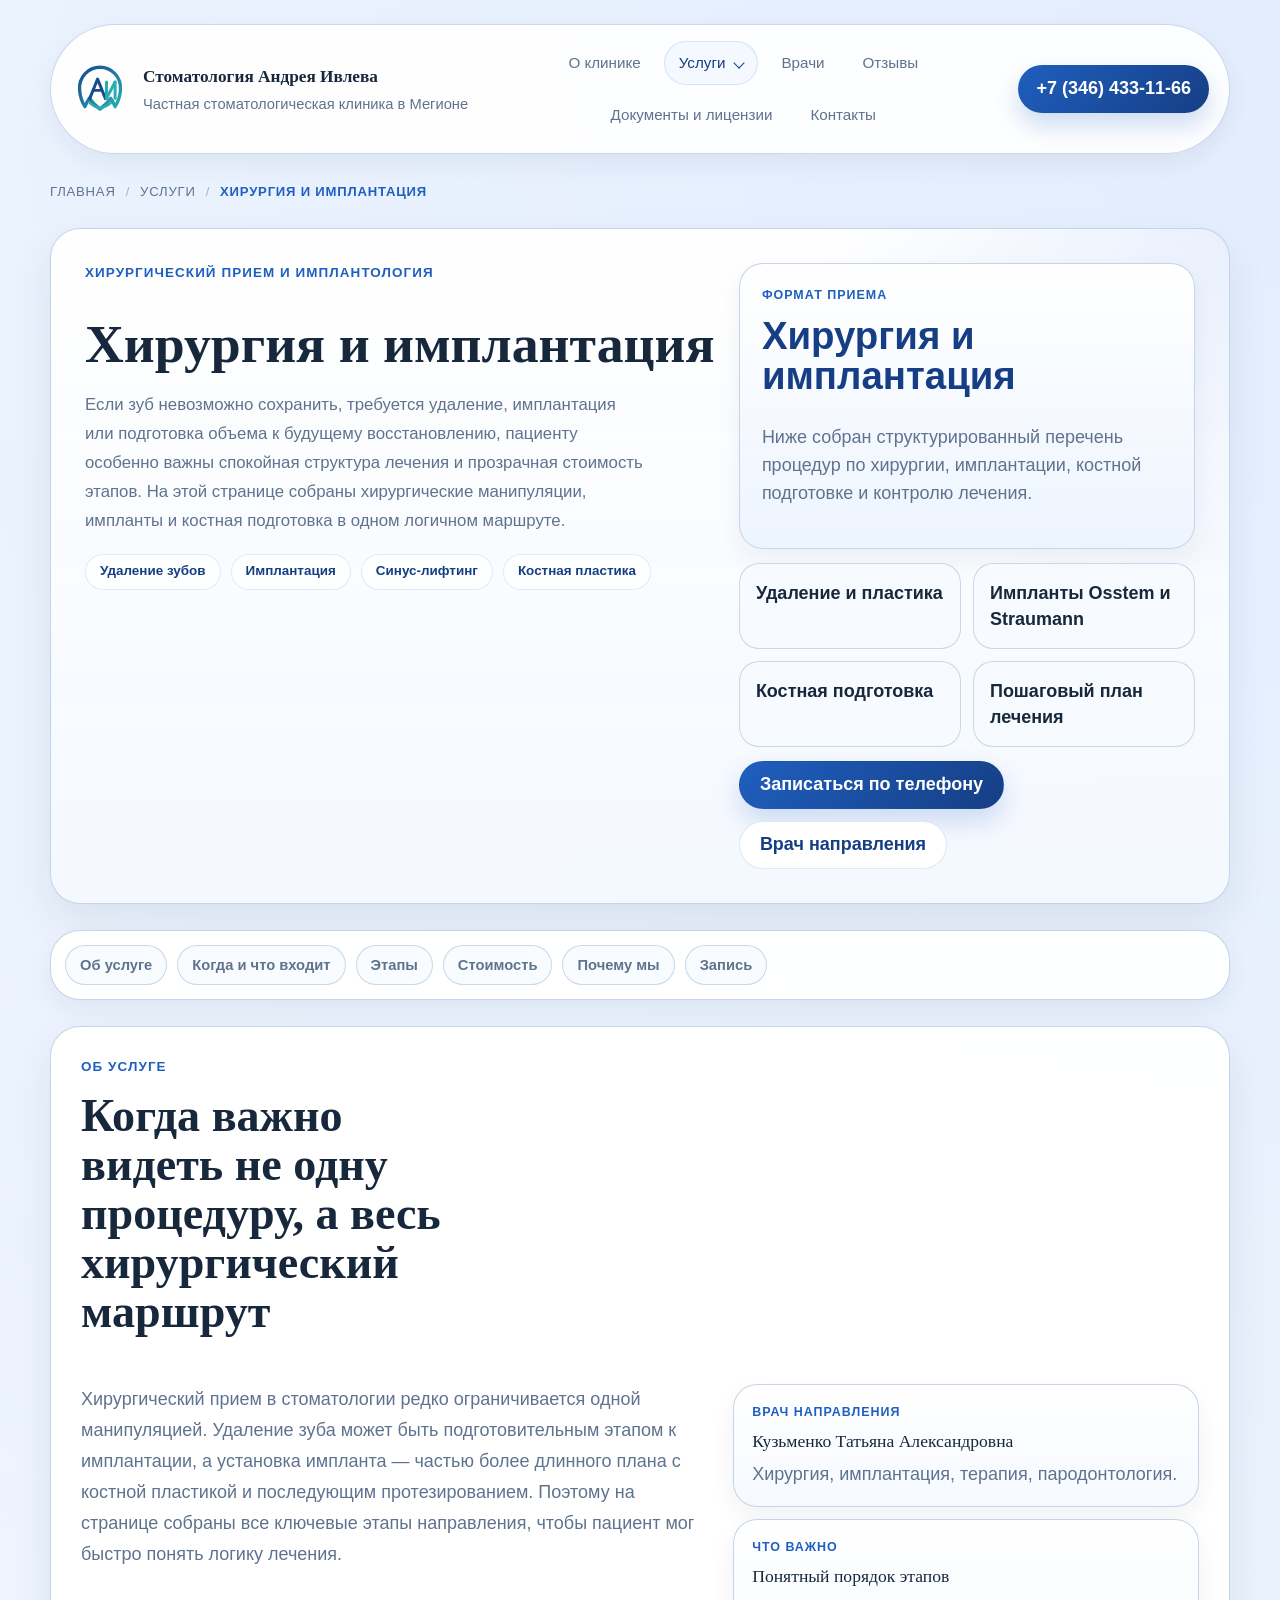
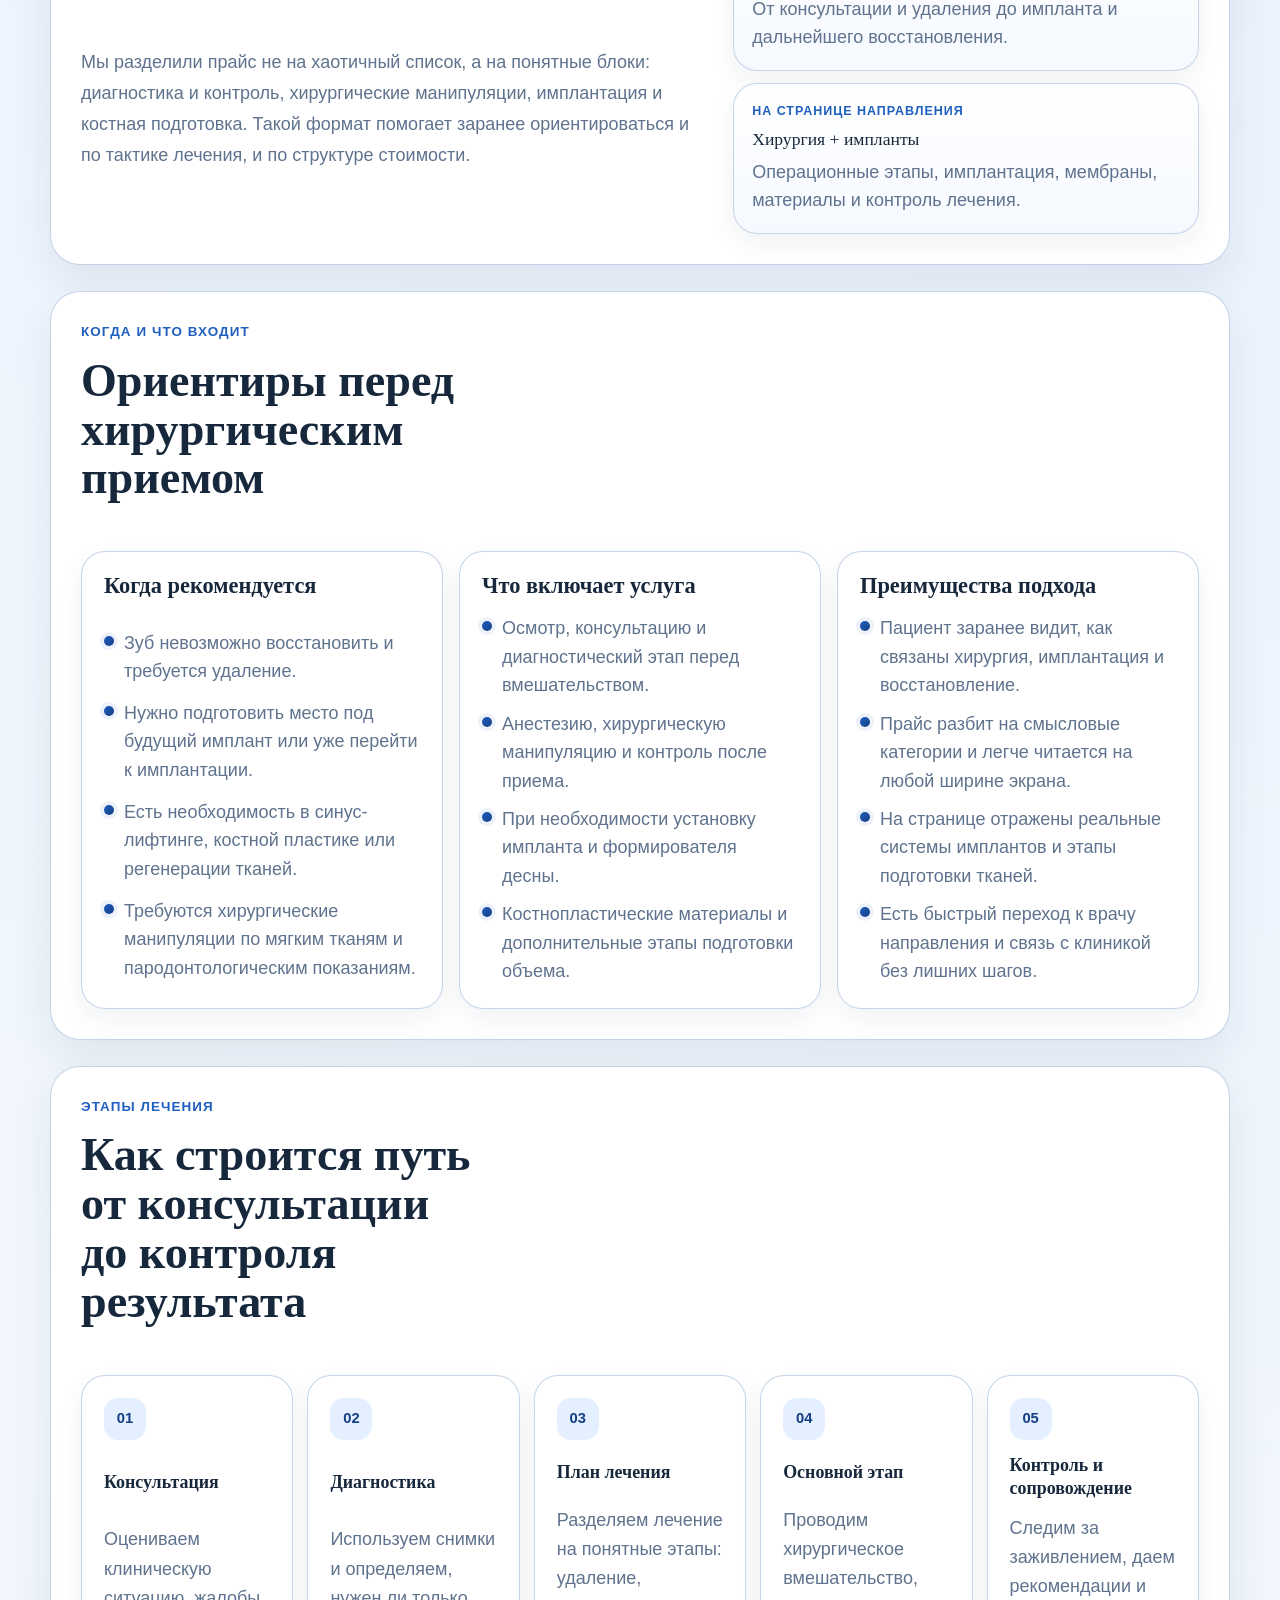
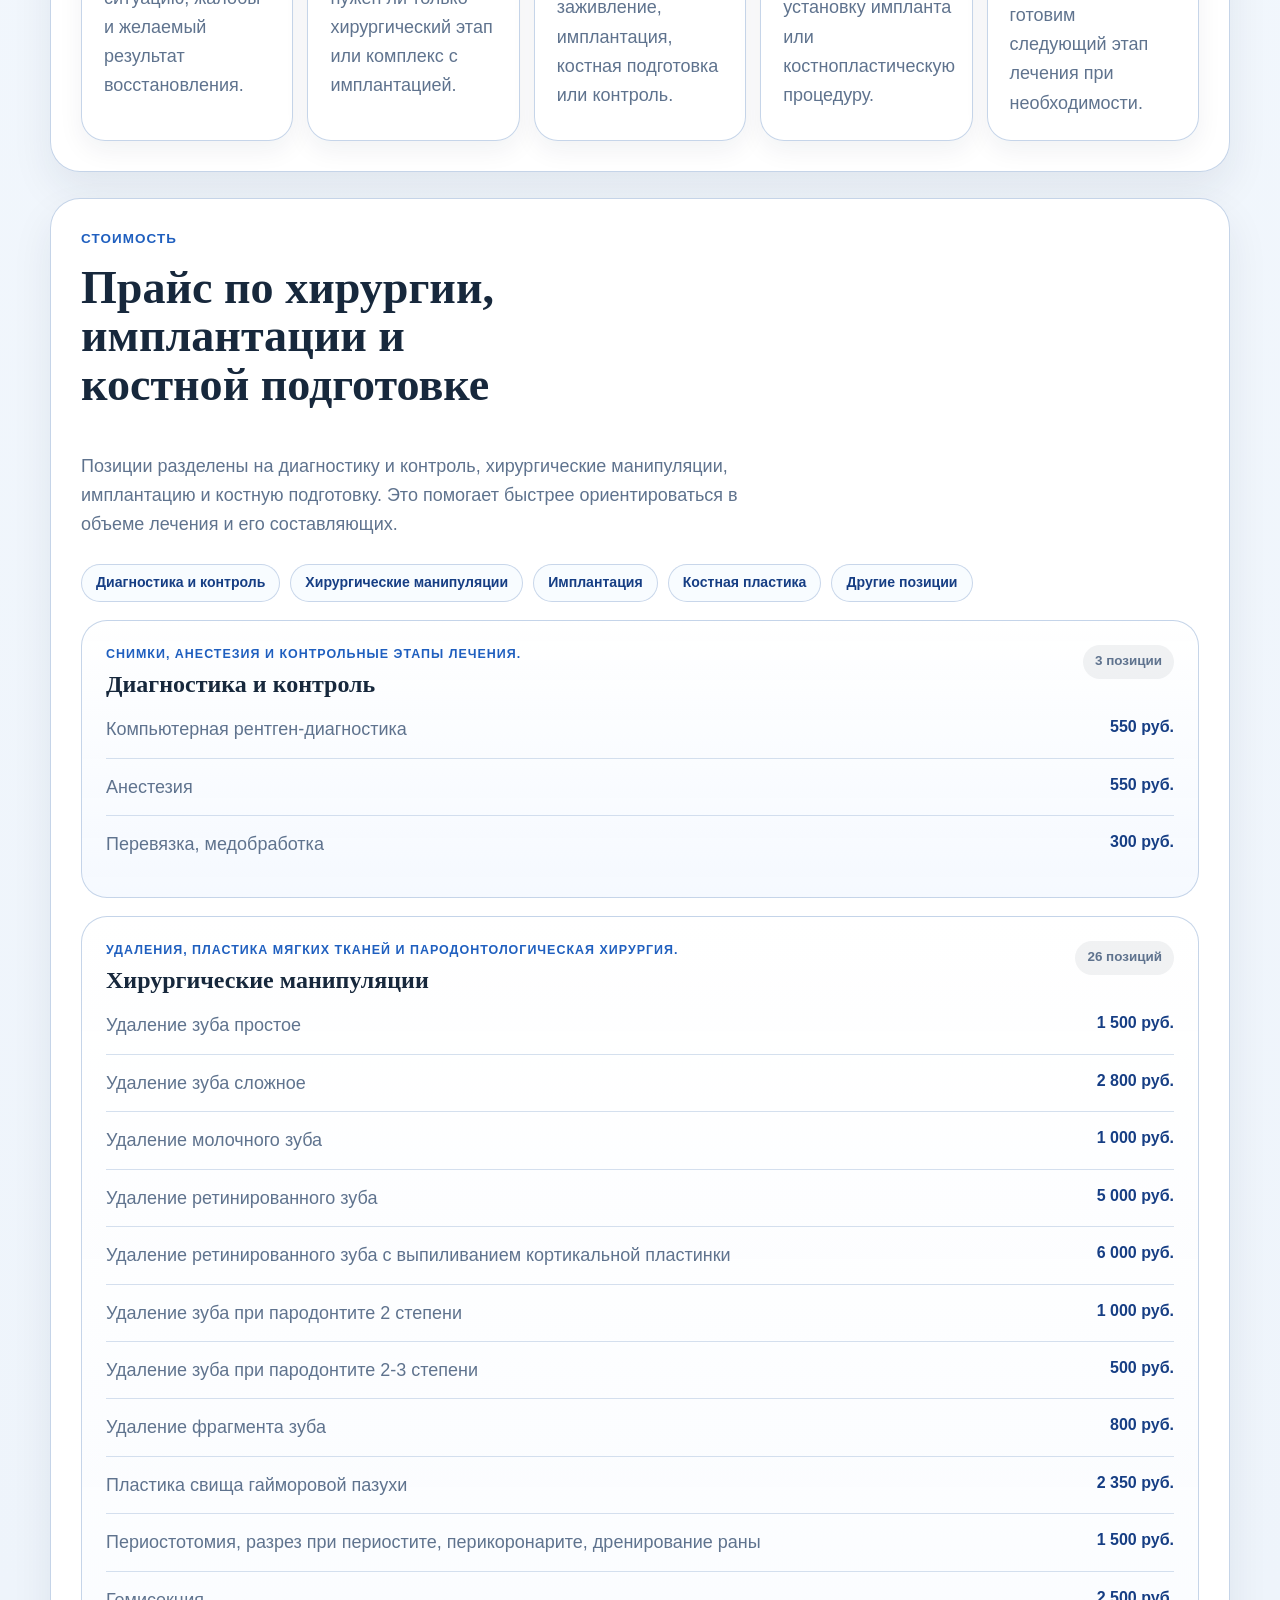
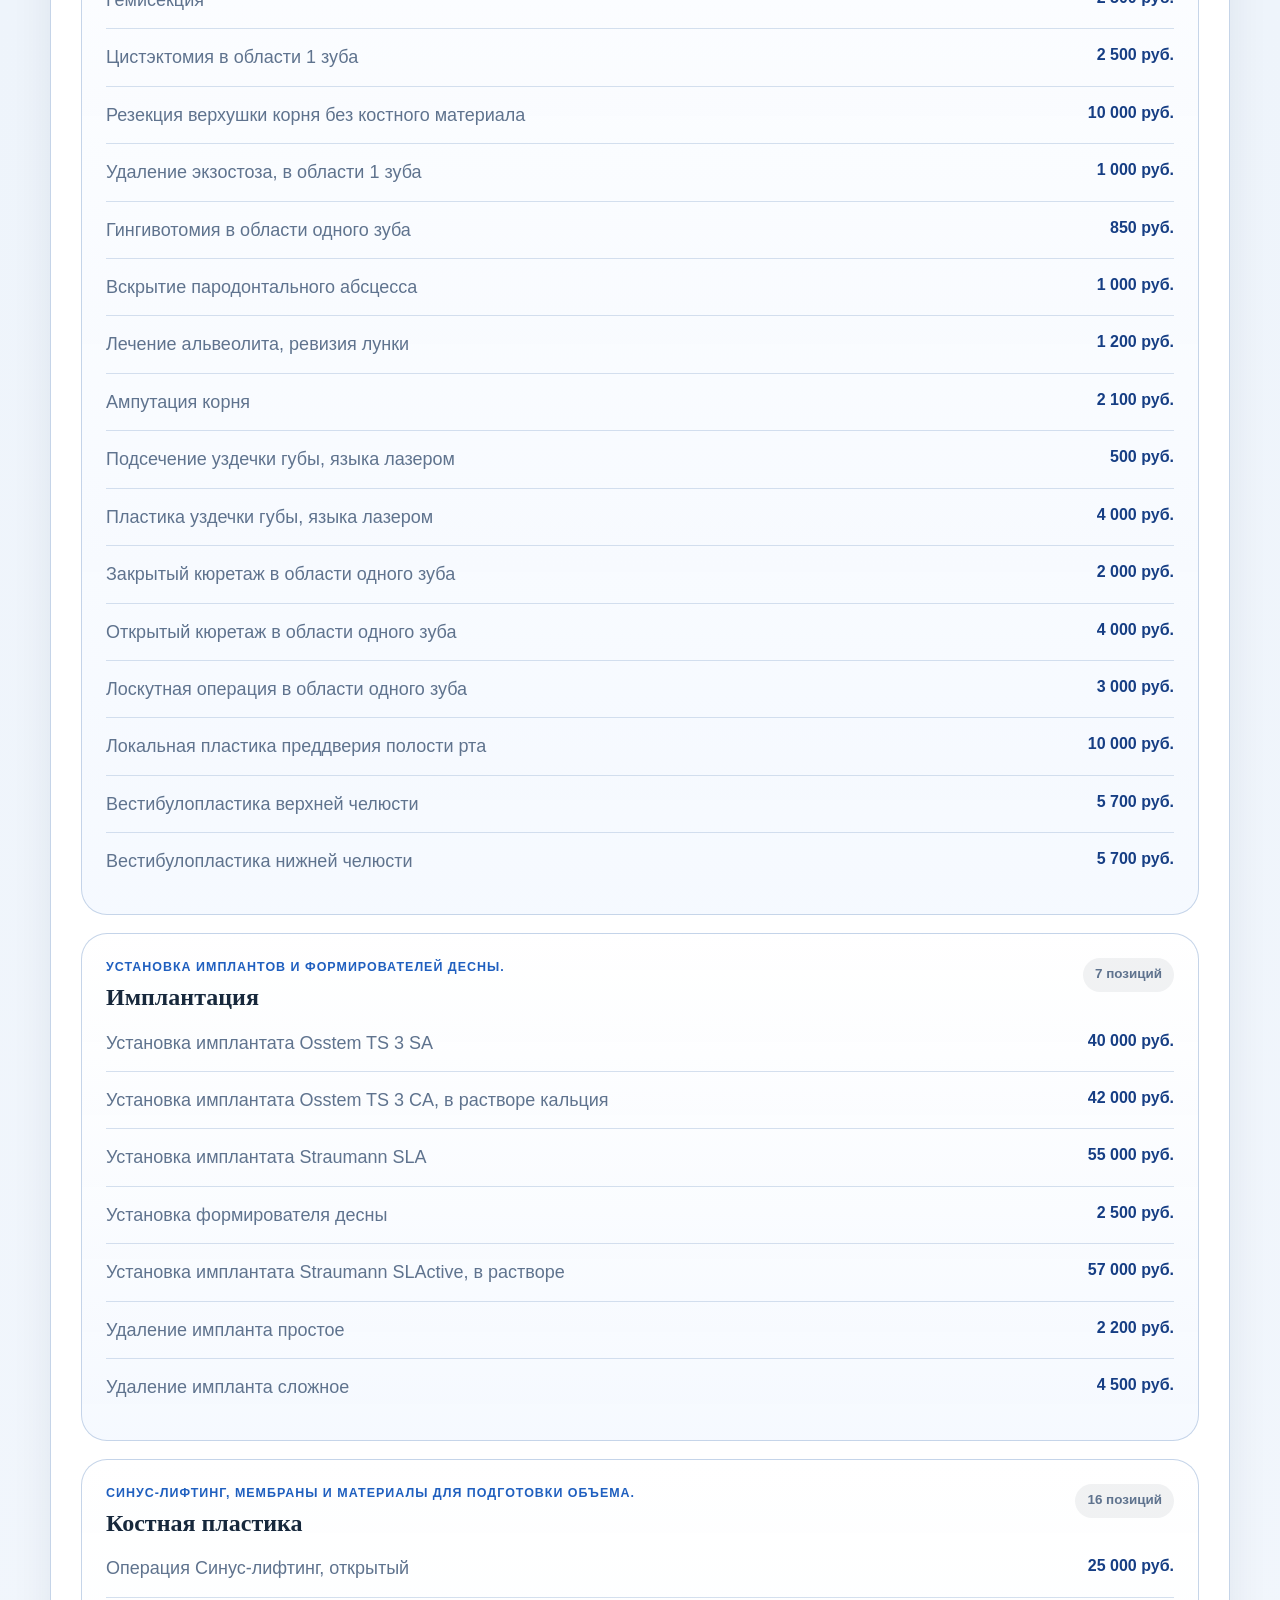
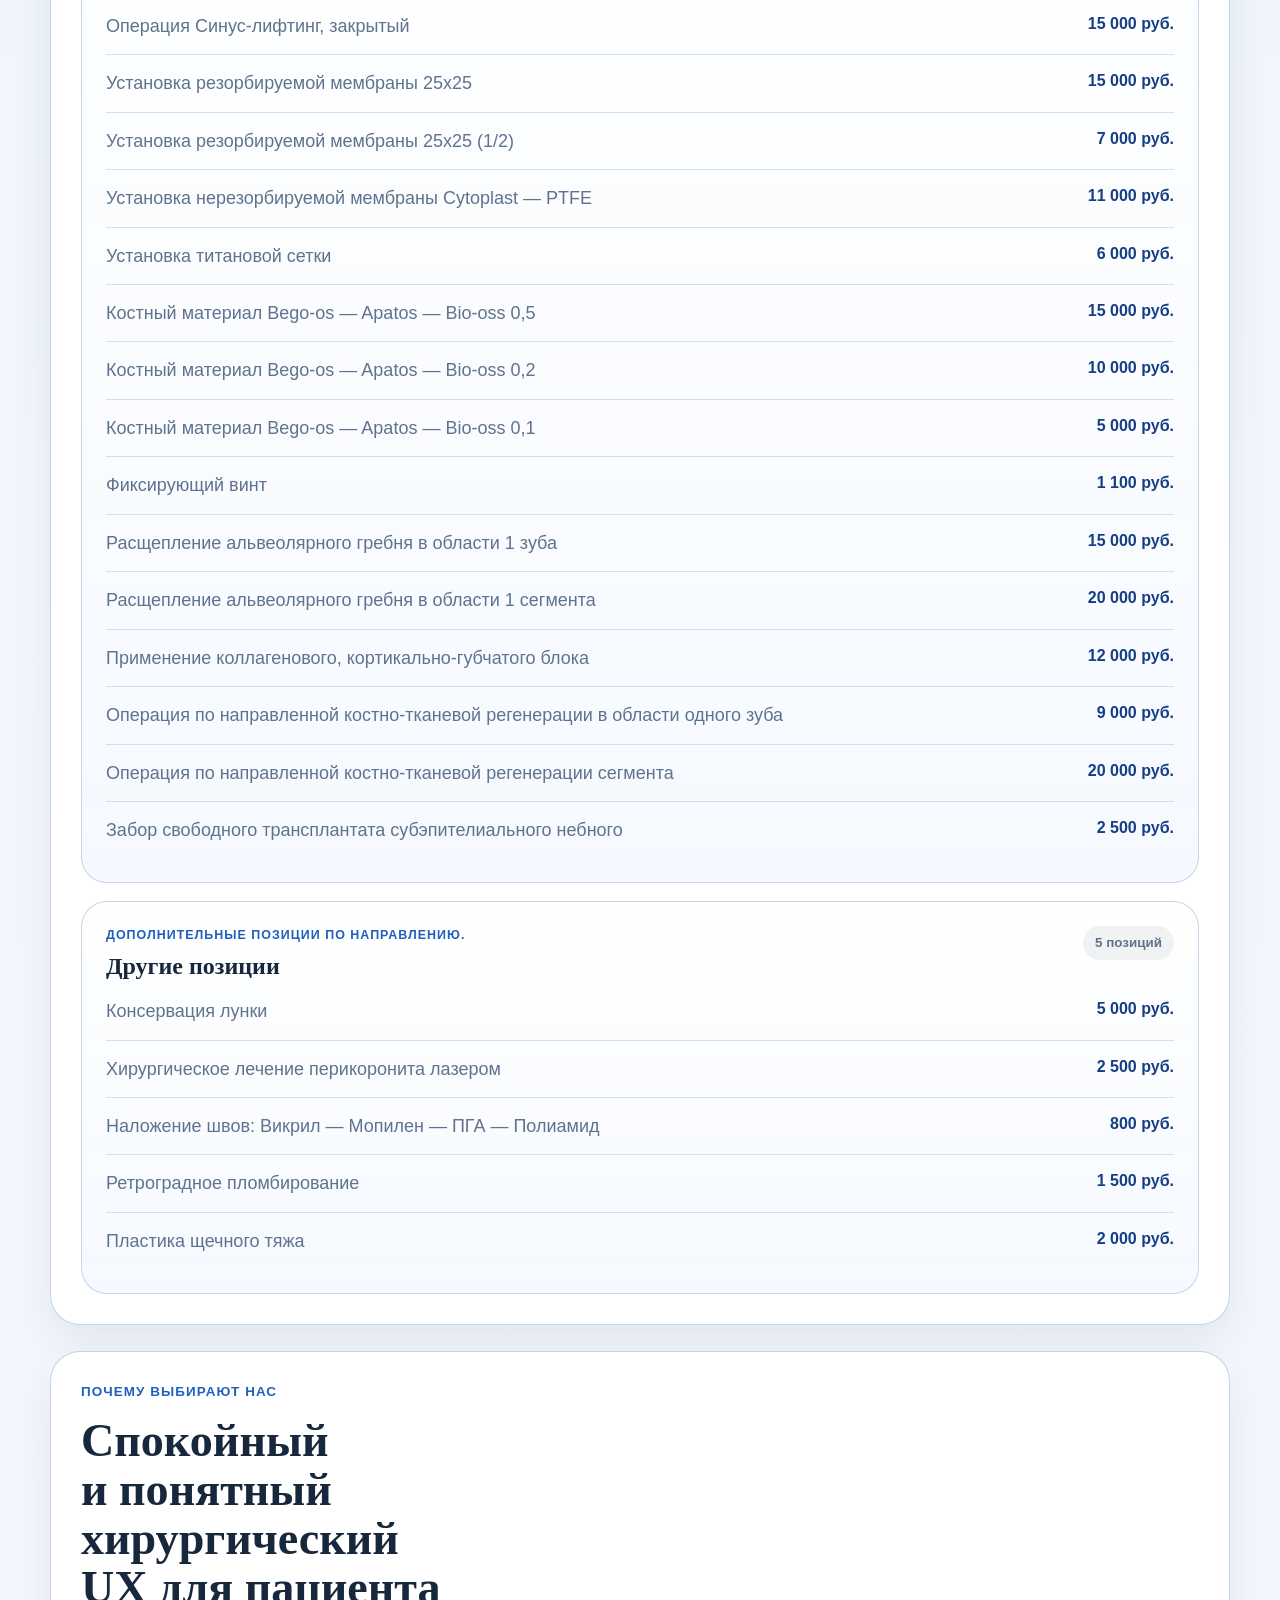
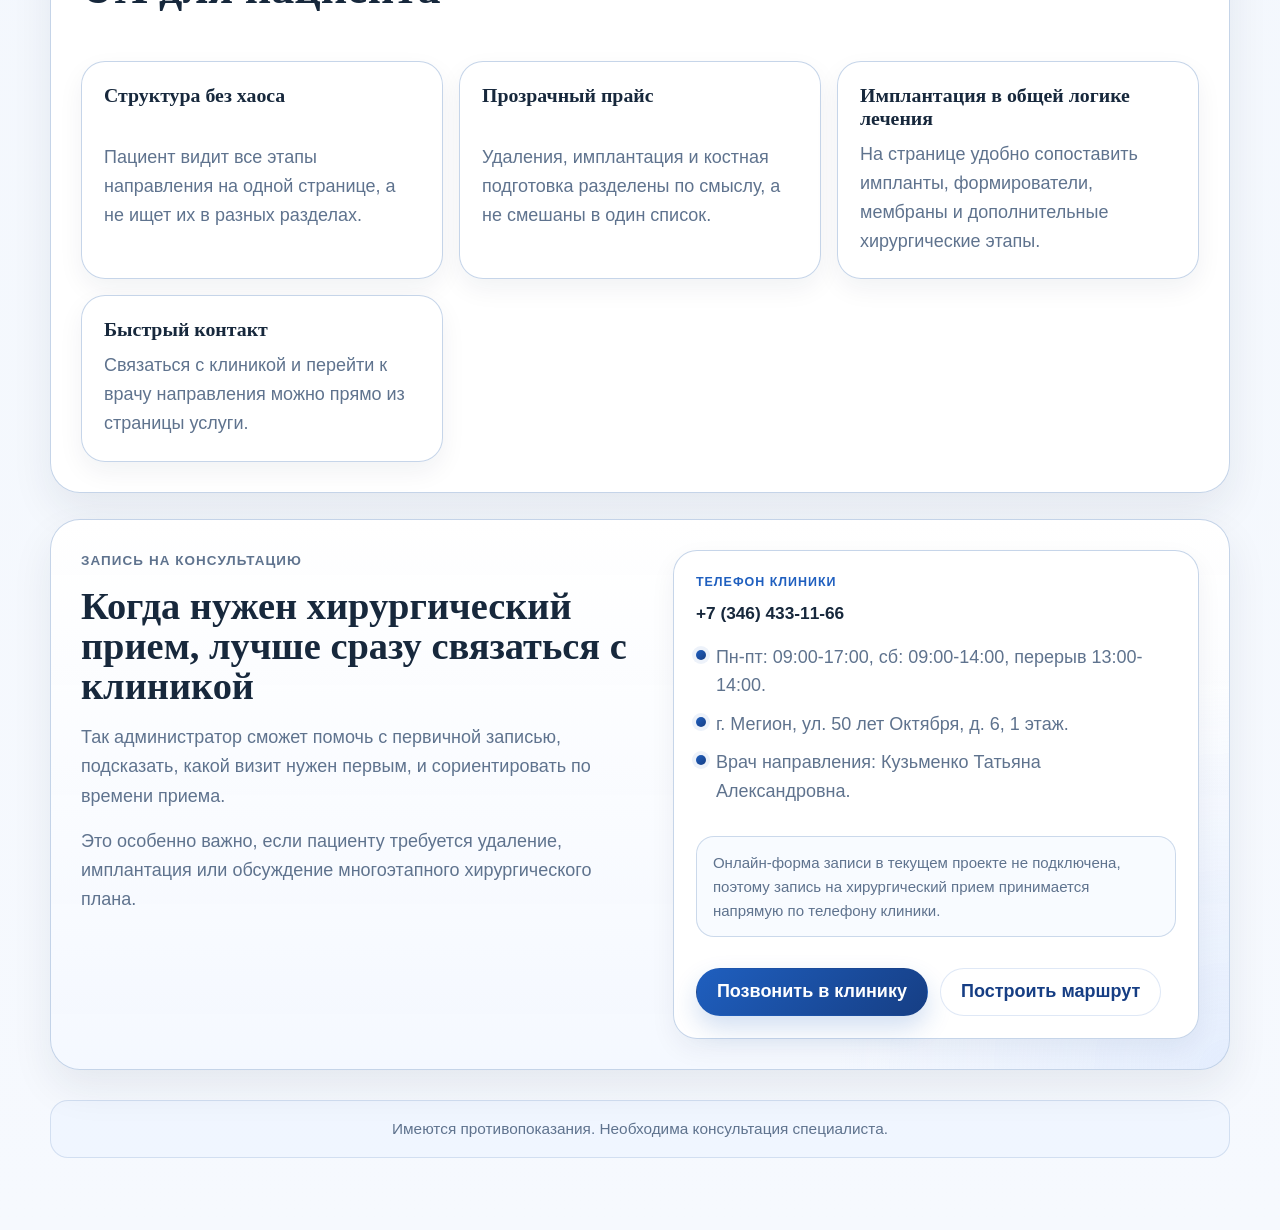
<file: surgery-implantology.html>
﻿<!doctype html>
<html lang="ru">
<head>
  <meta charset="utf-8">
  <meta name="viewport" content="width=device-width, initial-scale=1">
  <meta name="description" content="Хирургия и имплантация в Мегионе: удаления, импланты, синус-лифтинг, костная пластика и актуальный прайс по направлению.">
  <meta name="theme-color" content="#214f9a">
  <title>Хирургия и имплантация — Стоматология Андрея Ивлева</title>
  <link rel="stylesheet" href="styles.css">
  <script src="medik.js" defer></script>
</head>
<body class="page-services">
  <div class="page-shell">
    <header class="site-header">
      <div class="brand-block">
        <span class="brand-mark" aria-hidden="true">
          <img src="assets/brand/ai-monogram.svg" alt="">
        </span>
        <div class="brand-copy">
          <a class="brand-title" href="index.html">Стоматология Андрея Ивлева</a>
          <p class="brand-subtitle">Частная стоматологическая клиника в Мегионе</p>
        </div>
      </div>

      <button class="nav-toggle" type="button" aria-expanded="false" aria-controls="site-nav">
        <span class="nav-toggle-line"></span>
        <span class="nav-toggle-line"></span>
        <span class="nav-toggle-line"></span>
        <span class="nav-toggle-text">Меню</span>
      </button>

      <nav class="site-nav" id="site-nav" aria-label="Навигация по странице">
        <a href="index.html#about">О клинике</a>
        <a href="index.html#services">Услуги</a>
        <a href="doctors.html">Врачи</a>
        <a href="index.html#reviews">Отзывы</a>
        <a href="licenses.html">Документы и лицензии</a>
        <a href="index.html#contacts">Контакты</a>
      </nav>

      <a class="phone-chip" href="tel:+73464331166">+7 (346) 433-11-66</a>
    </header>

    <main class="page-main service-page">
      <nav class="breadcrumb" aria-label="Хлебные крошки">
        <a href="index.html" class="breadcrumb-link">Главная</a>
        <span class="breadcrumb-separator">/</span>
        <a href="index.html#services" class="breadcrumb-link">Услуги</a>
        <span class="breadcrumb-separator">/</span>
        <span class="breadcrumb-current">Хирургия и имплантация</span>
      </nav>

      <section class="service-hero reveal">
        <div class="service-hero__copy">
          <p class="eyebrow">Хирургический прием и имплантология</p>
          <h1 class="page-title">Хирургия и имплантация</h1>
          <p class="service-hero__lead">Если зуб невозможно сохранить, требуется удаление, имплантация или подготовка объема к будущему восстановлению, пациенту особенно важны спокойная структура лечения и прозрачная стоимость этапов. На этой странице собраны хирургические манипуляции, импланты и костная подготовка в одном логичном маршруте.</p>
          <div class="service-chip-list" aria-label="Преимущества направления">
            <span class="service-chip">Удаление зубов</span>
            <span class="service-chip">Имплантация</span>
            <span class="service-chip">Синус-лифтинг</span>
            <span class="service-chip">Костная пластика</span>
          </div>
        </div>

        <aside class="service-hero__panel">
          <div class="service-hero__metric">
            <p class="service-hero__metric-label">Формат приема</p>
            <strong class="service-hero__metric-value">Хирургия и имплантация</strong>
            <p class="service-hero__metric-note">Ниже собран структурированный перечень процедур по хирургии, имплантации, костной подготовке и контролю лечения.</p>
          </div>

          <div class="service-hero__facts">
            <div class="service-hero__fact">Удаление и пластика</div>
            <div class="service-hero__fact">Импланты Osstem и Straumann</div>
            <div class="service-hero__fact">Костная подготовка</div>
            <div class="service-hero__fact">Пошаговый план лечения</div>
          </div>

          <div class="directory-actions">
            <a class="button button-primary" href="tel:+73464331166">Записаться по телефону</a>
            <a class="button button-secondary" href="doctor-kuzmenko.html">Врач направления</a>
          </div>
        </aside>
      </section>

      <nav class="service-anchor-nav reveal" aria-label="Навигация по странице услуги">
        <a href="#about-service">Об услуге</a>
        <a href="#when-included">Когда и что входит</a>
        <a href="#steps">Этапы</a>
        <a href="#pricing">Стоимость</a>
        <a href="#why-us">Почему мы</a>
        <a href="#consultation">Запись</a>
      </nav>

      <section class="service-section reveal" id="about-service">
        <div class="section-heading section-heading-wide">
          <p class="eyebrow">Об услуге</p>
          <h2>Когда важно видеть не одну процедуру, а весь хирургический маршрут</h2>
        </div>

        <div class="service-about">
          <div class="service-about__content">
            <p>Хирургический прием в стоматологии редко ограничивается одной манипуляцией. Удаление зуба может быть подготовительным этапом к имплантации, а установка импланта — частью более длинного плана с костной пластикой и последующим протезированием. Поэтому на странице собраны все ключевые этапы направления, чтобы пациент мог быстро понять логику лечения.</p>
            <p>Мы разделили прайс не на хаотичный список, а на понятные блоки: диагностика и контроль, хирургические манипуляции, имплантация и костная подготовка. Такой формат помогает заранее ориентироваться и по тактике лечения, и по структуре стоимости.</p>
          </div>

          <div class="service-mini-grid">
            <article class="service-mini-card">
              <p class="service-mini-card__label">Врач направления</p>
              <p class="service-mini-card__value">Кузьменко Татьяна Александровна</p>
              <p class="service-mini-card__text">Хирургия, имплантация, терапия, пародонтология.</p>
            </article>
            <article class="service-mini-card">
              <p class="service-mini-card__label">Что важно</p>
              <p class="service-mini-card__value">Понятный порядок этапов</p>
              <p class="service-mini-card__text">От консультации и удаления до импланта и дальнейшего восстановления.</p>
            </article>
            <article class="service-mini-card">
              <p class="service-mini-card__label">На странице направления</p>
              <p class="service-mini-card__value">Хирургия + импланты</p>
              <p class="service-mini-card__text">Операционные этапы, имплантация, мембраны, материалы и контроль лечения.</p>
            </article>
          </div>
        </div>
      </section>

      <section class="service-section reveal" id="when-included">
        <div class="section-heading section-heading-wide">
          <p class="eyebrow">Когда и что входит</p>
          <h2>Ориентиры перед хирургическим приемом</h2>
        </div>

        <div class="service-pillars">
          <article class="service-pillar">
            <h3>Когда рекомендуется</h3>
            <ul>
              <li>Зуб невозможно восстановить и требуется удаление.</li>
              <li>Нужно подготовить место под будущий имплант или уже перейти к имплантации.</li>
              <li>Есть необходимость в синус-лифтинге, костной пластике или регенерации тканей.</li>
              <li>Требуются хирургические манипуляции по мягким тканям и пародонтологическим показаниям.</li>
            </ul>
          </article>

          <article class="service-pillar">
            <h3>Что включает услуга</h3>
            <ul>
              <li>Осмотр, консультацию и диагностический этап перед вмешательством.</li>
              <li>Анестезию, хирургическую манипуляцию и контроль после приема.</li>
              <li>При необходимости установку импланта и формирователя десны.</li>
              <li>Костнопластические материалы и дополнительные этапы подготовки объема.</li>
            </ul>
          </article>

          <article class="service-pillar">
            <h3>Преимущества подхода</h3>
            <ul>
              <li>Пациент заранее видит, как связаны хирургия, имплантация и восстановление.</li>
              <li>Прайс разбит на смысловые категории и легче читается на любой ширине экрана.</li>
              <li>На странице отражены реальные системы имплантов и этапы подготовки тканей.</li>
              <li>Есть быстрый переход к врачу направления и связь с клиникой без лишних шагов.</li>
            </ul>
          </article>
        </div>
      </section>

      <section class="service-section reveal" id="steps">
        <div class="section-heading section-heading-wide">
          <p class="eyebrow">Этапы лечения</p>
          <h2>Как строится путь от консультации до контроля результата</h2>
        </div>

        <div class="service-steps">
          <article class="service-step">
            <span class="service-step__index">01</span>
            <h3>Консультация</h3>
            <p>Оцениваем клиническую ситуацию, жалобы и желаемый результат восстановления.</p>
          </article>
          <article class="service-step">
            <span class="service-step__index">02</span>
            <h3>Диагностика</h3>
            <p>Используем снимки и определяем, нужен ли только хирургический этап или комплекс с имплантацией.</p>
          </article>
          <article class="service-step">
            <span class="service-step__index">03</span>
            <h3>План лечения</h3>
            <p>Разделяем лечение на понятные этапы: удаление, заживление, имплантация, костная подготовка или контроль.</p>
          </article>
          <article class="service-step">
            <span class="service-step__index">04</span>
            <h3>Основной этап</h3>
            <p>Проводим хирургическое вмешательство, установку импланта или костнопластическую процедуру.</p>
          </article>
          <article class="service-step">
            <span class="service-step__index">05</span>
            <h3>Контроль и сопровождение</h3>
            <p>Следим за заживлением, даем рекомендации и готовим следующий этап лечения при необходимости.</p>
          </article>
        </div>
      </section>

      <section class="service-section reveal" id="pricing">
        <div class="section-heading section-heading-wide">
          <p class="eyebrow">Стоимость</p>
          <h2>Прайс по хирургии, имплантации и костной подготовке</h2>
        </div>
        <p class="service-section__intro">Позиции разделены на диагностику и контроль, хирургические манипуляции, имплантацию и костную подготовку. Это помогает быстрее ориентироваться в объеме лечения и его составляющих.</p>
        <div class="service-price-list" data-service-price="surgery-implantology"></div>
      </section>

      <section class="service-section reveal" id="why-us">
        <div class="section-heading section-heading-wide">
          <p class="eyebrow">Почему выбирают нас</p>
          <h2>Спокойный и понятный хирургический UX для пациента</h2>
        </div>

        <div class="service-reasons">
          <article class="service-reason-card">
            <h3>Структура без хаоса</h3>
            <p>Пациент видит все этапы направления на одной странице, а не ищет их в разных разделах.</p>
          </article>
          <article class="service-reason-card">
            <h3>Прозрачный прайс</h3>
            <p>Удаления, имплантация и костная подготовка разделены по смыслу, а не смешаны в один список.</p>
          </article>
          <article class="service-reason-card">
            <h3>Имплантация в общей логике лечения</h3>
            <p>На странице удобно сопоставить импланты, формирователи, мембраны и дополнительные хирургические этапы.</p>
          </article>
          <article class="service-reason-card">
            <h3>Быстрый контакт</h3>
            <p>Связаться с клиникой и перейти к врачу направления можно прямо из страницы услуги.</p>
          </article>
        </div>
      </section>

      <section class="service-cta reveal" id="consultation">
        <div class="service-cta__copy">
          <p class="eyebrow">Запись на консультацию</p>
          <h2>Когда нужен хирургический прием, лучше сразу связаться с клиникой</h2>
          <p>Так администратор сможет помочь с первичной записью, подсказать, какой визит нужен первым, и сориентировать по времени приема.</p>
          <p>Это особенно важно, если пациенту требуется удаление, имплантация или обсуждение многоэтапного хирургического плана.</p>
        </div>

        <div class="service-cta__panel">
          <div class="service-cta__meta">
            <p class="service-mini-card__label">Телефон клиники</p>
            <strong>+7 (346) 433-11-66</strong>
          </div>
          <ul class="service-cta__list">
            <li>Пн-пт: 09:00-17:00, сб: 09:00-14:00, перерыв 13:00-14:00.</li>
            <li>г. Мегион, ул. 50 лет Октября, д. 6, 1 этаж.</li>
            <li>Врач направления: Кузьменко Татьяна Александровна.</li>
          </ul>
          <p class="service-cta__note">Онлайн-форма записи в текущем проекте не подключена, поэтому запись на хирургический прием принимается напрямую по телефону клиники.</p>
          <div class="directory-actions">
            <a class="button button-primary" href="tel:+73464331166">Позвонить в клинику</a>
            <a class="button button-secondary" target="_blank" rel="noopener noreferrer" href="https://yandex.ru/maps/?text=628680,%20%D0%A5%D0%9C%D0%90%D0%9E-%D0%AE%D0%B3%D1%80%D0%B0,%20%D0%9C%D0%B5%D0%B3%D0%B8%D0%BE%D0%BD,%20%D1%83%D0%BB.%2050%20%D0%BB%D0%B5%D1%82%20%D0%9E%D0%BA%D1%82%D1%8F%D0%B1%D1%80%D1%8F,%206">Построить маршрут</a>
          </div>
        </div>
      </section>
      <p class="medical-disclaimer">Имеются противопоказания. Необходима консультация специалиста.</p>
    </main>
  </div>
</body>
</html>
</file>
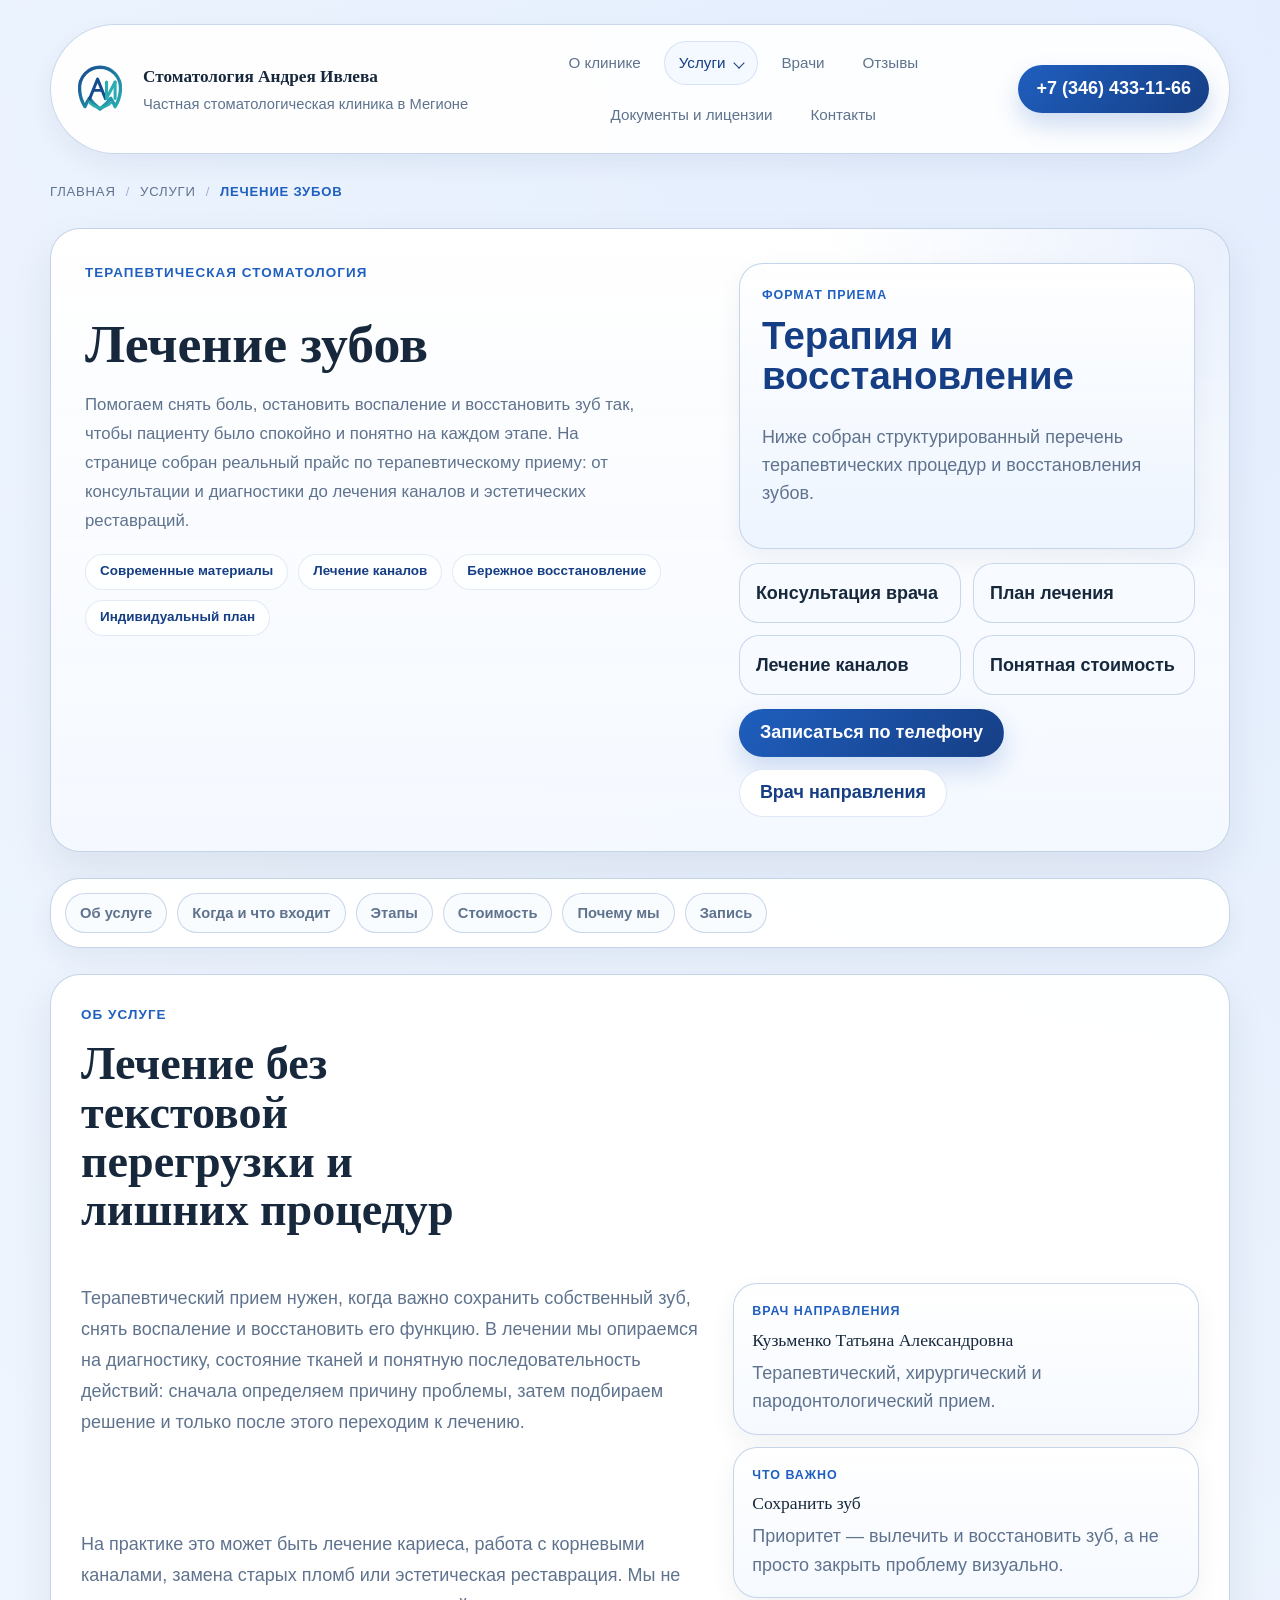
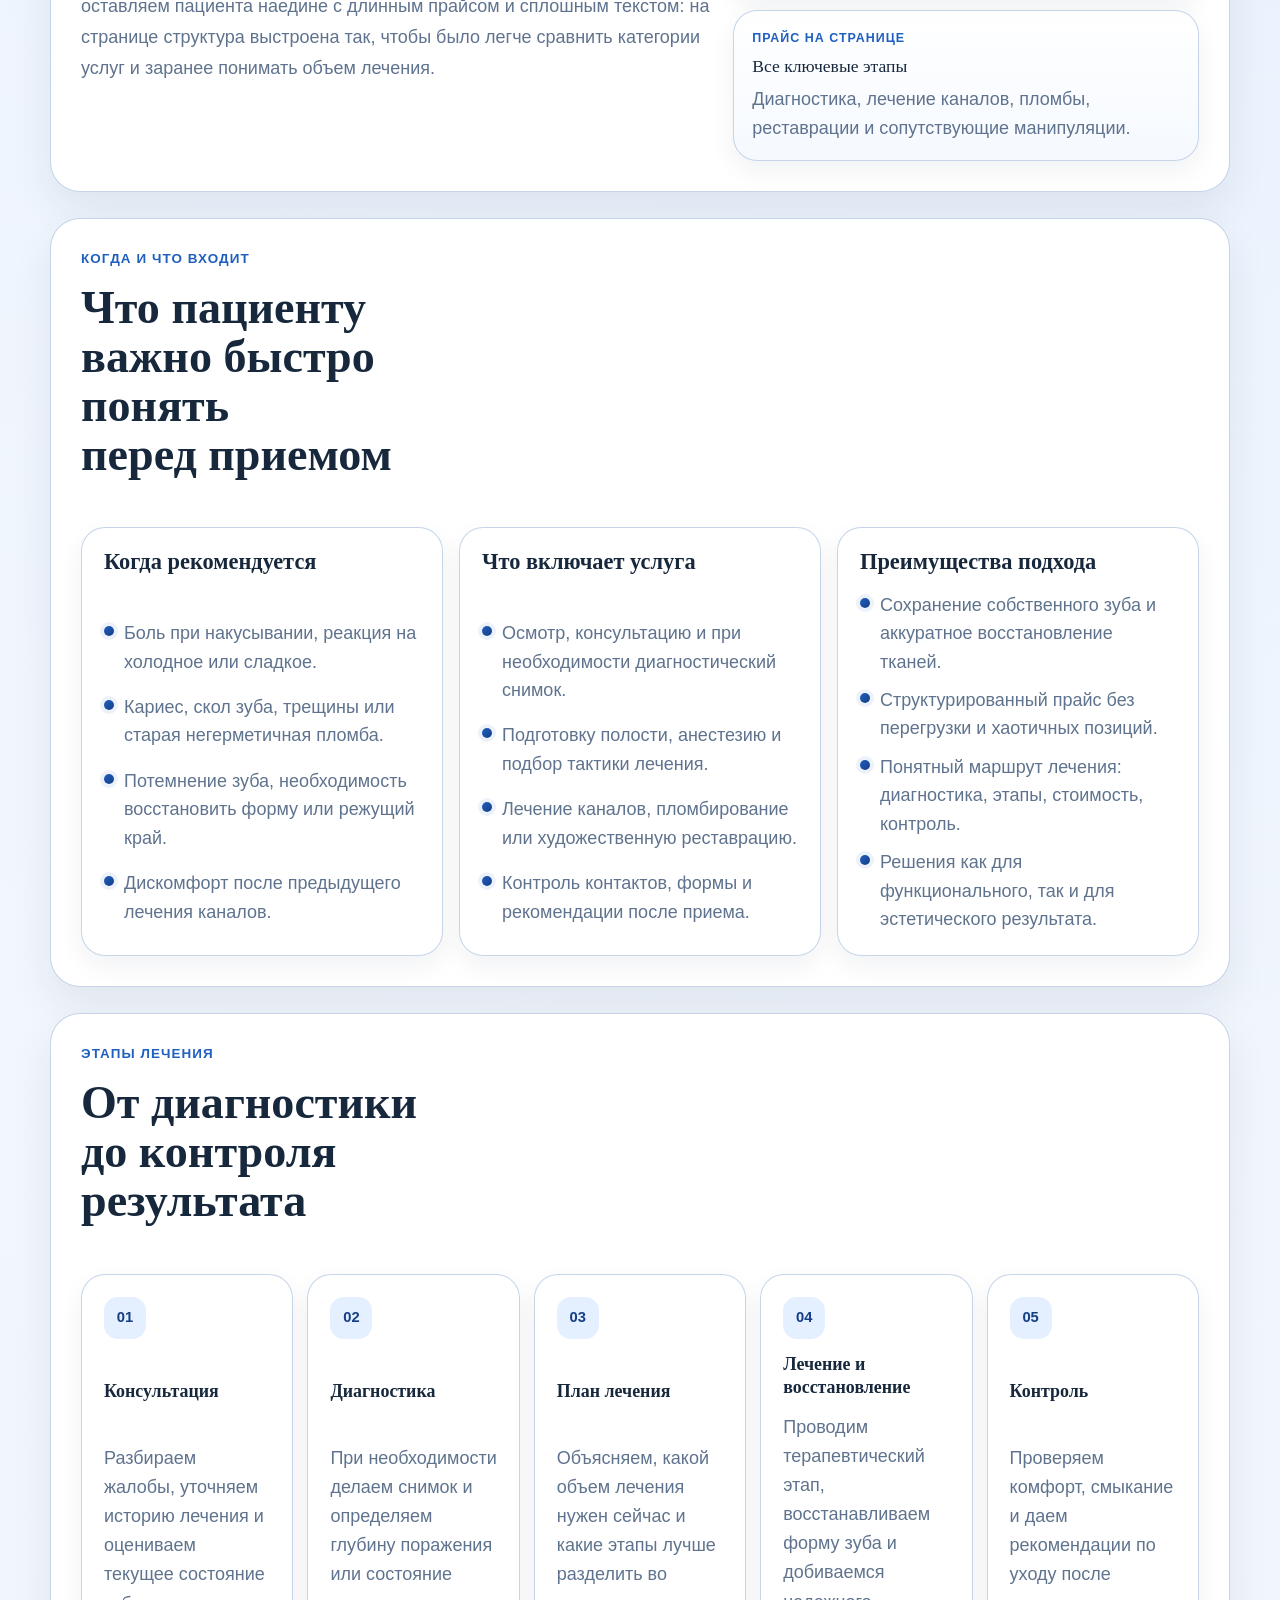
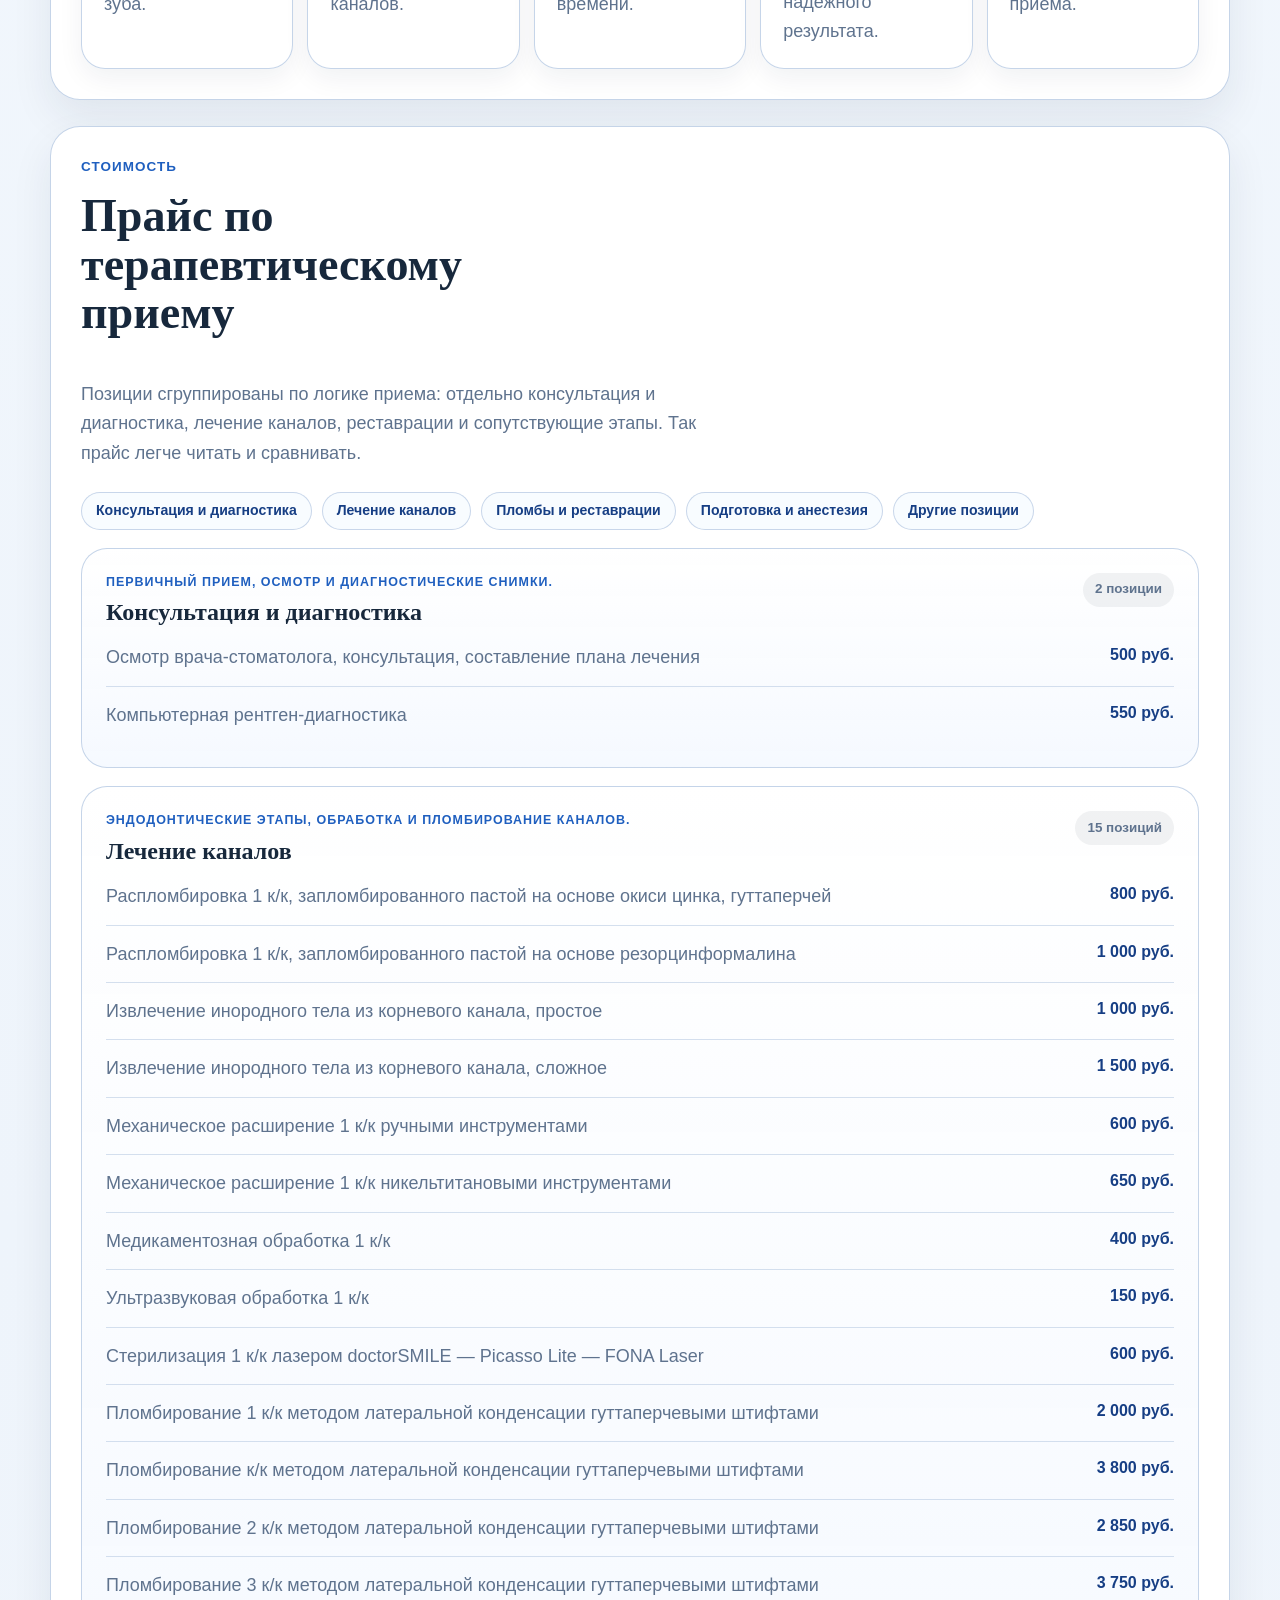
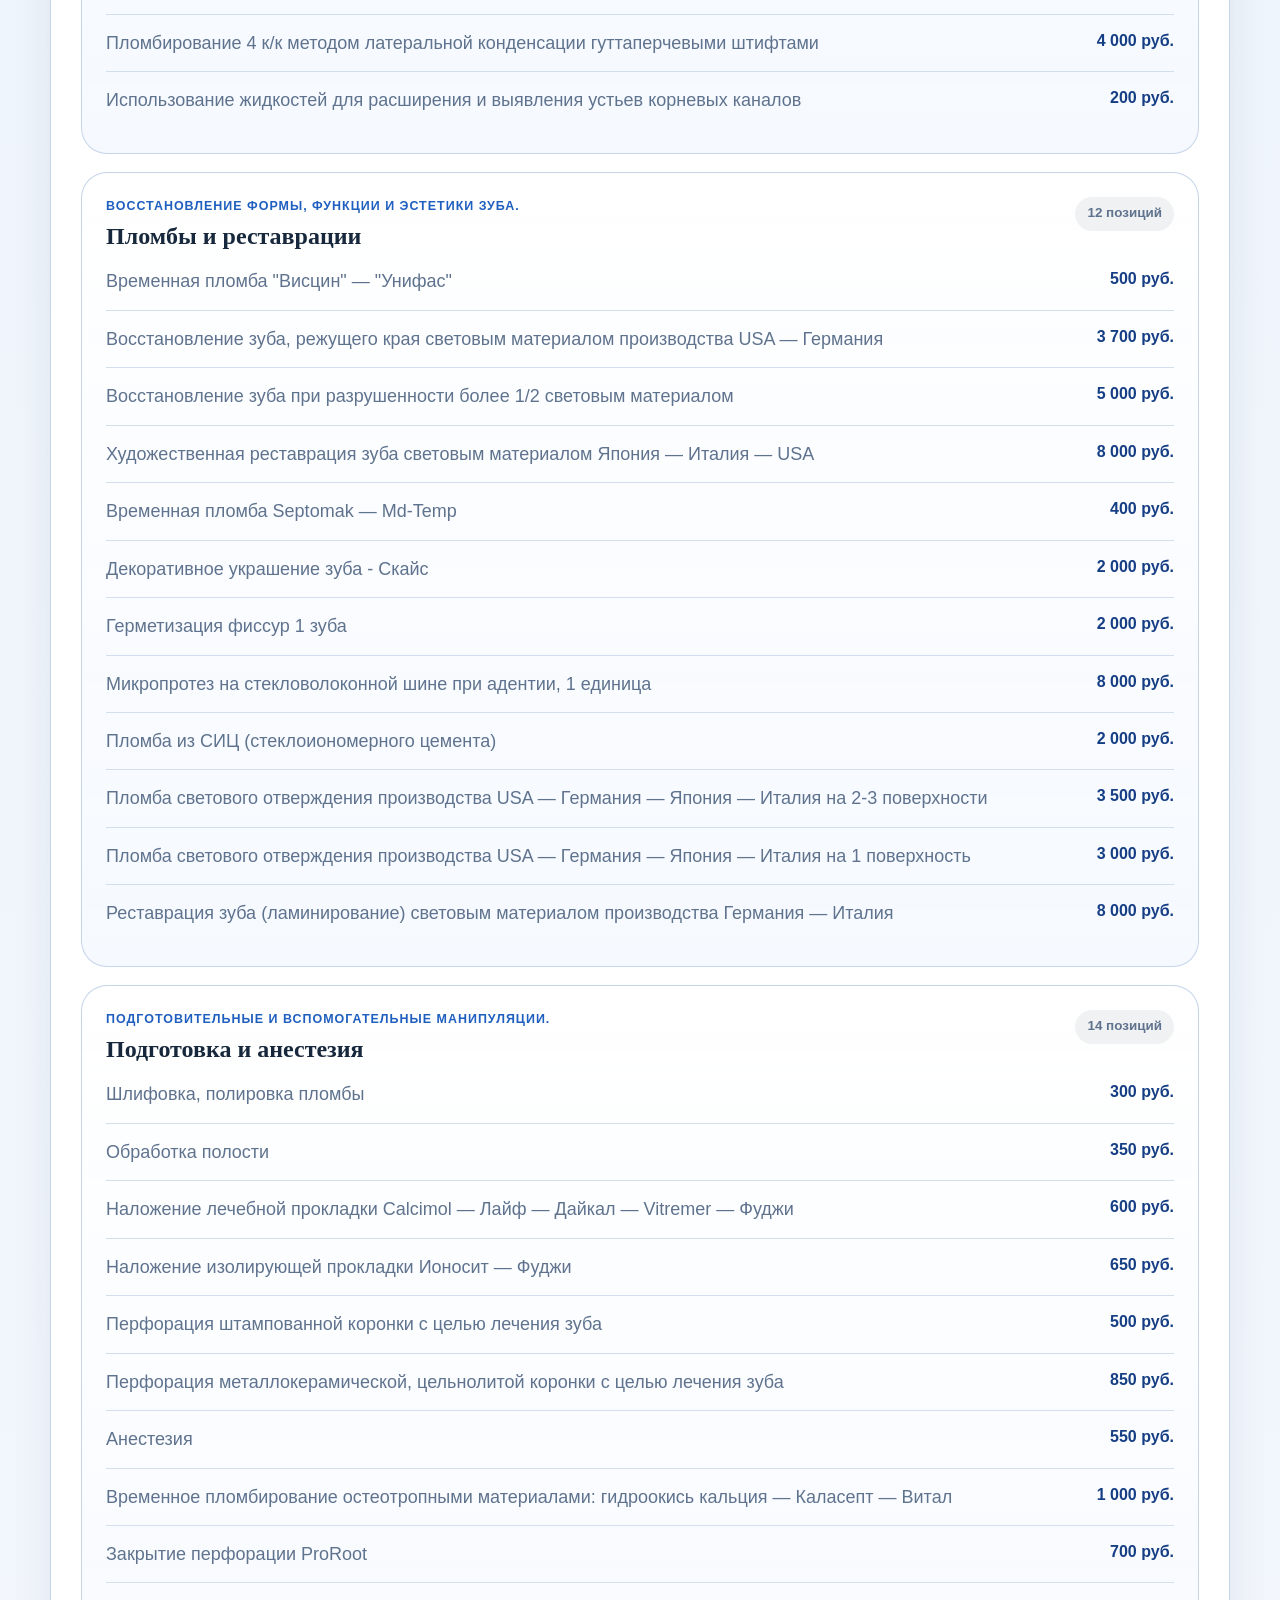
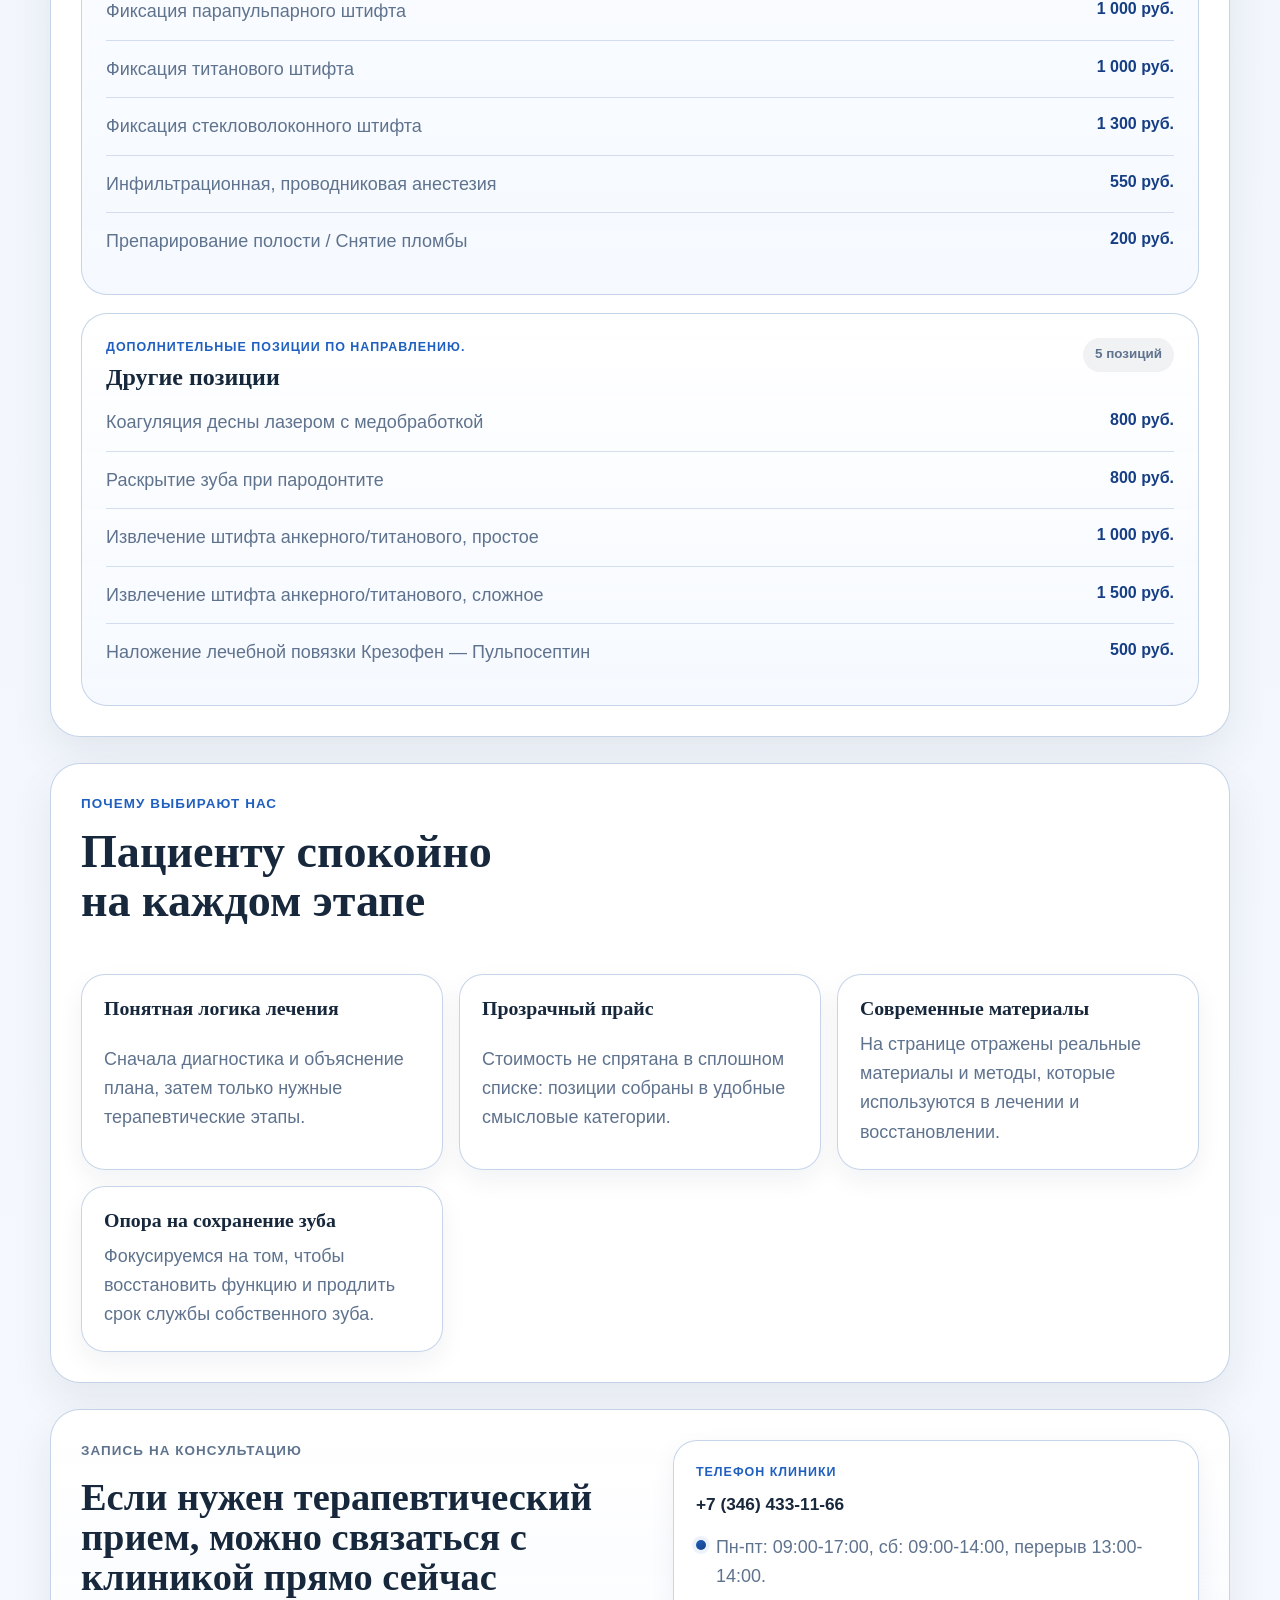
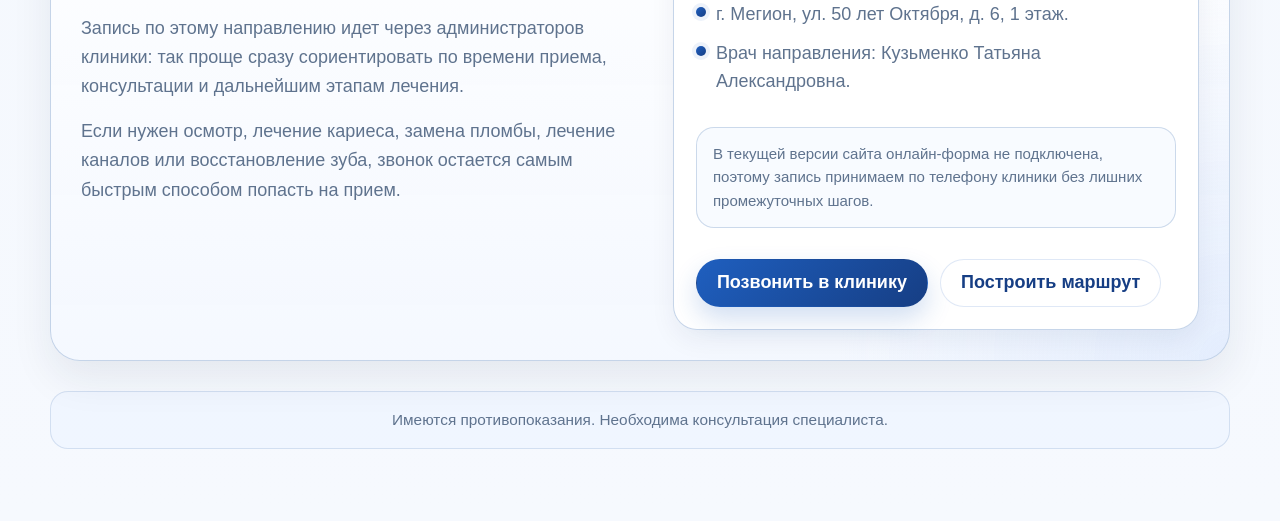
<file: therapy.html>
﻿<!doctype html>
<html lang="ru">
<head>
  <meta charset="utf-8">
  <meta name="viewport" content="width=device-width, initial-scale=1">
  <meta name="description" content="Лечение зубов в Мегионе: консультация, диагностика, лечение кариеса и каналов, реставрации и актуальный прайс.">
  <meta name="theme-color" content="#214f9a">
  <title>Лечение зубов — Стоматология Андрея Ивлева</title>
  <link rel="stylesheet" href="styles.css">
  <script src="medik.js" defer></script>
</head>
<body class="page-services">
  <div class="page-shell">
    <header class="site-header">
      <div class="brand-block">
        <span class="brand-mark" aria-hidden="true">
          <img src="assets/brand/ai-monogram.svg" alt="">
        </span>
        <div class="brand-copy">
          <a class="brand-title" href="index.html">Стоматология Андрея Ивлева</a>
          <p class="brand-subtitle">Частная стоматологическая клиника в Мегионе</p>
        </div>
      </div>

      <button class="nav-toggle" type="button" aria-expanded="false" aria-controls="site-nav">
        <span class="nav-toggle-line"></span>
        <span class="nav-toggle-line"></span>
        <span class="nav-toggle-line"></span>
        <span class="nav-toggle-text">Меню</span>
      </button>

      <nav class="site-nav" id="site-nav" aria-label="Навигация по странице">
        <a href="index.html#about">О клинике</a>
        <a href="index.html#services">Услуги</a>
        <a href="doctors.html">Врачи</a>
        <a href="index.html#reviews">Отзывы</a>
        <a href="licenses.html">Документы и лицензии</a>
        <a href="index.html#contacts">Контакты</a>
      </nav>

      <a class="phone-chip" href="tel:+73464331166">+7 (346) 433-11-66</a>
    </header>

    <main class="page-main service-page">
      <nav class="breadcrumb" aria-label="Хлебные крошки">
        <a href="index.html" class="breadcrumb-link">Главная</a>
        <span class="breadcrumb-separator">/</span>
        <a href="index.html#services" class="breadcrumb-link">Услуги</a>
        <span class="breadcrumb-separator">/</span>
        <span class="breadcrumb-current">Лечение зубов</span>
      </nav>

      <section class="service-hero reveal">
        <div class="service-hero__copy">
          <p class="eyebrow">Терапевтическая стоматология</p>
          <h1 class="page-title">Лечение зубов</h1>
          <p class="service-hero__lead">Помогаем снять боль, остановить воспаление и восстановить зуб так, чтобы пациенту было спокойно и понятно на каждом этапе. На странице собран реальный прайс по терапевтическому приему: от консультации и диагностики до лечения каналов и эстетических реставраций.</p>
          <div class="service-chip-list" aria-label="Преимущества направления">
            <span class="service-chip">Современные материалы</span>
            <span class="service-chip">Лечение каналов</span>
            <span class="service-chip">Бережное восстановление</span>
            <span class="service-chip">Индивидуальный план</span>
          </div>
        </div>

        <aside class="service-hero__panel">
          <div class="service-hero__metric">
            <p class="service-hero__metric-label">Формат приема</p>
            <strong class="service-hero__metric-value">Терапия и восстановление</strong>
            <p class="service-hero__metric-note">Ниже собран структурированный перечень терапевтических процедур и восстановления зубов.</p>
          </div>

          <div class="service-hero__facts">
            <div class="service-hero__fact">Консультация врача</div>
            <div class="service-hero__fact">План лечения</div>
            <div class="service-hero__fact">Лечение каналов</div>
            <div class="service-hero__fact">Понятная стоимость</div>
          </div>

          <div class="directory-actions">
            <a class="button button-primary" href="tel:+73464331166">Записаться по телефону</a>
            <a class="button button-secondary" href="doctor-kuzmenko.html">Врач направления</a>
          </div>
        </aside>
      </section>

      <nav class="service-anchor-nav reveal" aria-label="Навигация по странице услуги">
        <a href="#about-service">Об услуге</a>
        <a href="#when-included">Когда и что входит</a>
        <a href="#steps">Этапы</a>
        <a href="#pricing">Стоимость</a>
        <a href="#why-us">Почему мы</a>
        <a href="#consultation">Запись</a>
      </nav>

      <section class="service-section reveal" id="about-service">
        <div class="section-heading section-heading-wide">
          <p class="eyebrow">Об услуге</p>
          <h2>Лечение без текстовой перегрузки и лишних процедур</h2>
        </div>

        <div class="service-about">
          <div class="service-about__content">
            <p>Терапевтический прием нужен, когда важно сохранить собственный зуб, снять воспаление и восстановить его функцию. В лечении мы опираемся на диагностику, состояние тканей и понятную последовательность действий: сначала определяем причину проблемы, затем подбираем решение и только после этого переходим к лечению.</p>
            <p>На практике это может быть лечение кариеса, работа с корневыми каналами, замена старых пломб или эстетическая реставрация. Мы не оставляем пациента наедине с длинным прайсом и сплошным текстом: на странице структура выстроена так, чтобы было легче сравнить категории услуг и заранее понимать объем лечения.</p>
          </div>

          <div class="service-mini-grid">
            <article class="service-mini-card">
              <p class="service-mini-card__label">Врач направления</p>
              <p class="service-mini-card__value">Кузьменко Татьяна Александровна</p>
              <p class="service-mini-card__text">Терапевтический, хирургический и пародонтологический прием.</p>
            </article>
            <article class="service-mini-card">
              <p class="service-mini-card__label">Что важно</p>
              <p class="service-mini-card__value">Сохранить зуб</p>
              <p class="service-mini-card__text">Приоритет — вылечить и восстановить зуб, а не просто закрыть проблему визуально.</p>
            </article>
            <article class="service-mini-card">
              <p class="service-mini-card__label">Прайс на странице</p>
              <p class="service-mini-card__value">Все ключевые этапы</p>
              <p class="service-mini-card__text">Диагностика, лечение каналов, пломбы, реставрации и сопутствующие манипуляции.</p>
            </article>
          </div>
        </div>
      </section>

      <section class="service-section reveal" id="when-included">
        <div class="section-heading section-heading-wide">
          <p class="eyebrow">Когда и что входит</p>
          <h2>Что пациенту важно быстро понять перед приемом</h2>
        </div>

        <div class="service-pillars">
          <article class="service-pillar">
            <h3>Когда рекомендуется</h3>
            <ul>
              <li>Боль при накусывании, реакция на холодное или сладкое.</li>
              <li>Кариес, скол зуба, трещины или старая негерметичная пломба.</li>
              <li>Потемнение зуба, необходимость восстановить форму или режущий край.</li>
              <li>Дискомфорт после предыдущего лечения каналов.</li>
            </ul>
          </article>

          <article class="service-pillar">
            <h3>Что включает услуга</h3>
            <ul>
              <li>Осмотр, консультацию и при необходимости диагностический снимок.</li>
              <li>Подготовку полости, анестезию и подбор тактики лечения.</li>
              <li>Лечение каналов, пломбирование или художественную реставрацию.</li>
              <li>Контроль контактов, формы и рекомендации после приема.</li>
            </ul>
          </article>

          <article class="service-pillar">
            <h3>Преимущества подхода</h3>
            <ul>
              <li>Сохранение собственного зуба и аккуратное восстановление тканей.</li>
              <li>Структурированный прайс без перегрузки и хаотичных позиций.</li>
              <li>Понятный маршрут лечения: диагностика, этапы, стоимость, контроль.</li>
              <li>Решения как для функционального, так и для эстетического результата.</li>
            </ul>
          </article>
        </div>
      </section>

      <section class="service-section reveal" id="steps">
        <div class="section-heading section-heading-wide">
          <p class="eyebrow">Этапы лечения</p>
          <h2>От диагностики до контроля результата</h2>
        </div>

        <div class="service-steps">
          <article class="service-step">
            <span class="service-step__index">01</span>
            <h3>Консультация</h3>
            <p>Разбираем жалобы, уточняем историю лечения и оцениваем текущее состояние зуба.</p>
          </article>
          <article class="service-step">
            <span class="service-step__index">02</span>
            <h3>Диагностика</h3>
            <p>При необходимости делаем снимок и определяем глубину поражения или состояние каналов.</p>
          </article>
          <article class="service-step">
            <span class="service-step__index">03</span>
            <h3>План лечения</h3>
            <p>Объясняем, какой объем лечения нужен сейчас и какие этапы лучше разделить во времени.</p>
          </article>
          <article class="service-step">
            <span class="service-step__index">04</span>
            <h3>Лечение и восстановление</h3>
            <p>Проводим терапевтический этап, восстанавливаем форму зуба и добиваемся надежного результата.</p>
          </article>
          <article class="service-step">
            <span class="service-step__index">05</span>
            <h3>Контроль</h3>
            <p>Проверяем комфорт, смыкание и даем рекомендации по уходу после приема.</p>
          </article>
        </div>
      </section>

      <section class="service-section reveal" id="pricing">
        <div class="section-heading section-heading-wide">
          <p class="eyebrow">Стоимость</p>
          <h2>Прайс по терапевтическому приему</h2>
        </div>
        <p class="service-section__intro">Позиции сгруппированы по логике приема: отдельно консультация и диагностика, лечение каналов, реставрации и сопутствующие этапы. Так прайс легче читать и сравнивать.</p>
        <div class="service-price-list" data-service-price="therapy"></div>
      </section>

      <section class="service-section reveal" id="why-us">
        <div class="section-heading section-heading-wide">
          <p class="eyebrow">Почему выбирают нас</p>
          <h2>Пациенту спокойно на каждом этапе</h2>
        </div>

        <div class="service-reasons">
          <article class="service-reason-card">
            <h3>Понятная логика лечения</h3>
            <p>Сначала диагностика и объяснение плана, затем только нужные терапевтические этапы.</p>
          </article>
          <article class="service-reason-card">
            <h3>Прозрачный прайс</h3>
            <p>Стоимость не спрятана в сплошном списке: позиции собраны в удобные смысловые категории.</p>
          </article>
          <article class="service-reason-card">
            <h3>Современные материалы</h3>
            <p>На странице отражены реальные материалы и методы, которые используются в лечении и восстановлении.</p>
          </article>
          <article class="service-reason-card">
            <h3>Опора на сохранение зуба</h3>
            <p>Фокусируемся на том, чтобы восстановить функцию и продлить срок службы собственного зуба.</p>
          </article>
        </div>
      </section>

      <section class="service-cta reveal" id="consultation">
        <div class="service-cta__copy">
          <p class="eyebrow">Запись на консультацию</p>
          <h2>Если нужен терапевтический прием, можно связаться с клиникой прямо сейчас</h2>
          <p>Запись по этому направлению идет через администраторов клиники: так проще сразу сориентировать по времени приема, консультации и дальнейшим этапам лечения.</p>
          <p>Если нужен осмотр, лечение кариеса, замена пломбы, лечение каналов или восстановление зуба, звонок остается самым быстрым способом попасть на прием.</p>
        </div>

        <div class="service-cta__panel">
          <div class="service-cta__meta">
            <p class="service-mini-card__label">Телефон клиники</p>
            <strong>+7 (346) 433-11-66</strong>
          </div>
          <ul class="service-cta__list">
            <li>Пн-пт: 09:00-17:00, сб: 09:00-14:00, перерыв 13:00-14:00.</li>
            <li>г. Мегион, ул. 50 лет Октября, д. 6, 1 этаж.</li>
            <li>Врач направления: Кузьменко Татьяна Александровна.</li>
          </ul>
          <p class="service-cta__note">В текущей версии сайта онлайн-форма не подключена, поэтому запись принимаем по телефону клиники без лишних промежуточных шагов.</p>
          <div class="directory-actions">
            <a class="button button-primary" href="tel:+73464331166">Позвонить в клинику</a>
            <a class="button button-secondary" target="_blank" rel="noopener noreferrer" href="https://yandex.ru/maps/?text=628680,%20%D0%A5%D0%9C%D0%90%D0%9E-%D0%AE%D0%B3%D1%80%D0%B0,%20%D0%9C%D0%B5%D0%B3%D0%B8%D0%BE%D0%BD,%20%D1%83%D0%BB.%2050%20%D0%BB%D0%B5%D1%82%20%D0%9E%D0%BA%D1%82%D1%8F%D0%B1%D1%80%D1%8F,%206">Построить маршрут</a>
          </div>
        </div>
      </section>
      <p class="medical-disclaimer">Имеются противопоказания. Необходима консультация специалиста.</p>
    </main>
  </div>
</body>
</html>
</file>
<file: styles.css>
:root {
  --bg: #eef4fb;
  --bg-soft: #f7fbff;
  --surface: #ffffff;
  --surface-soft: #f5f9ff;
  --surface-tint: #eef4ff;
  --line: #d6e1ef;
  --line-strong: #bfd0e6;
  --text: #17283c;
  --text-soft: #5f738e;
  --accent: #1f5fbf;
  --accent-dark: #163e84;
  --accent-soft: #e4efff;
  --accent-muted: #c9dbfb;
  --accent-pale: #f4f8ff;
  --focus: rgba(31, 95, 191, 0.18);
  --shadow-sm: 0 10px 26px rgba(23, 40, 60, 0.06);
  --shadow-md: 0 18px 42px rgba(23, 40, 60, 0.08);
  --shadow-lg: 0 24px 56px rgba(23, 40, 60, 0.1);
  --radius-xl: 30px;
  --radius-lg: 22px;
  --radius-md: 16px;
  --max-width: 1180px;
}

*,
*::before,
*::after {
  box-sizing: border-box;
}

html {
  scroll-behavior: smooth;
  scroll-padding-top: 104px;
}

body {
  margin: 0;
  font-family: "Segoe UI", Tahoma, Geneva, Verdana, sans-serif;
  font-size: 18px;
  line-height: 1.55;
  color: var(--text);
  background:
    radial-gradient(circle at top right, rgba(201, 219, 251, 0.44), transparent 34%),
    linear-gradient(180deg, #f7fbff 0%, #eef4fb 52%, #f6f9fe 100%);
  overflow-x: hidden;
  text-rendering: optimizeLegibility;
}

a {
  color: inherit;
  text-decoration: none;
}

button {
  font: inherit;
}

img,
svg {
  display: block;
  max-width: 100%;
}

.page-shell {
  width: min(calc(100% - 32px), var(--max-width));
  margin: 0 auto;
  padding: 24px 0 40px;
}

.site-header {
  position: sticky;
  top: 16px;
  z-index: 20;
  display: grid;
  grid-template-columns: auto 1fr auto;
  align-items: center;
  gap: 18px 24px;
  margin-bottom: 28px;
  padding: 16px 20px;
  background: rgba(255, 255, 255, 0.92);
  border: 1px solid rgba(191, 208, 230, 0.84);
  border-radius: 999px;
  box-shadow: var(--shadow-sm);
}

.brand-block {
  display: flex;
  align-items: center;
  gap: 14px;
  min-width: 0;
}

.brand-copy {
  min-width: 0;
}

.brand-mark {
  display: inline-flex;
  align-items: center;
  justify-content: center;
  width: 58px;
  height: 58px;
  flex: 0 0 auto;
}

.brand-mark img {
  display: block;
  width: 100%;
  height: auto;
}

.brand-title,
.section-heading h2,
.hero h1,
.service-card h3,
.advantage-card h3,
.footer-title,
.map-title,
.dialog-content h3 {
  font-family: "Palatino Linotype", Georgia, serif;
}

.brand-title {
  display: inline-block;
  font-size: 1.08rem;
  font-weight: 700;
  line-height: 1.2;
  text-wrap: balance;
}

.brand-subtitle {
  margin: 2px 0 0;
  color: var(--text-soft);
  font-size: 0.92rem;
}

.site-nav {
  display: flex;
  align-items: center;
  justify-content: center;
  gap: 8px;
  min-width: 0;
  flex-wrap: wrap;
}

.site-nav a {
  display: inline-flex;
  align-items: center;
  justify-content: center;
  min-height: 44px;
  padding: 0 14px;
  border-radius: 999px;
  color: var(--text-soft);
  border: 1px solid transparent;
  font-size: 0.95rem;
  transition: color 180ms ease, background-color 180ms ease, border-color 180ms ease, transform 180ms ease;
}

.site-nav a:hover,
.site-nav a:focus-visible {
  color: var(--accent-dark);
  background: var(--accent-pale);
  border-color: rgba(31, 95, 191, 0.12);
  transform: translateY(-1px);
}

.site-nav a[aria-current="page"] {
  color: var(--accent-dark);
  background: var(--accent-pale);
  border-color: rgba(31, 95, 191, 0.12);
}

.nav-toggle {
  display: none;
  align-items: center;
  justify-content: center;
  gap: 6px;
  min-height: 46px;
  padding: 0 16px;
  border: 1px solid rgba(31, 95, 191, 0.14);
  border-radius: 999px;
  background: var(--surface);
  color: var(--accent-dark);
  cursor: pointer;
}

.nav-toggle-line {
  display: block;
  width: 16px;
  height: 2px;
  border-radius: 999px;
  background: currentColor;
  transition: transform 200ms ease, opacity 180ms ease;
}

.nav-toggle-text {
  margin-left: 4px;
  font-size: 0.94rem;
  font-weight: 700;
}

.phone-chip {
  display: inline-flex;
  align-items: center;
  justify-content: center;
  min-height: 48px;
  padding: 0 18px;
  border-radius: 999px;
  background: linear-gradient(135deg, var(--accent), var(--accent-dark));
  color: #fff;
  font-weight: 700;
  box-shadow: 0 12px 24px rgba(31, 95, 191, 0.22);
  transition: transform 180ms ease, box-shadow 180ms ease;
  white-space: nowrap;
}

main {
  display: grid;
  gap: 32px;
}

section,
.site-footer {
  padding: 34px;
  border-radius: var(--radius-xl);
  background: rgba(255, 255, 255, 0.94);
  border: 1px solid rgba(191, 208, 230, 0.88);
  box-shadow: var(--shadow-md);
}

.hero {
  display: grid;
  grid-template-columns: minmax(0, 1.08fr) minmax(320px, 0.92fr);
  gap: 26px;
  align-items: stretch;
}

.hero-copy,
.hero-panel,
.about-layout,
.contacts-layout,
.section-heading,
.service-cards,
.advantage-grid,
.footer-grid {
  position: relative;
  z-index: 1;
}

.hero-copy {
  display: block;
}

.eyebrow {
  margin: 0 0 14px;
  color: var(--accent);
  font-size: 0.84rem;
  font-weight: 700;
  letter-spacing: 0.08em;
  text-transform: uppercase;
}

.hero h1 {
  margin: 0;
  max-width: 12ch;
  font-size: clamp(2.8rem, 5.6vw, 4.7rem);
  line-height: 0.98;
  letter-spacing: -0.03em;
}

.hero .hero-title {
  max-width: 9.5ch;
  font-size: clamp(2rem, 4vw, 3.7rem);
  line-height: 1.02;
  letter-spacing: -0.028em;
  text-wrap: balance;
}

.hero-text,
.about-text p,
.official-note,
.advantage-card p,
.contacts-card p,
.map-copy,
.footer-grid p,
.dialog-content p,
.dialog-content li {
  margin: 0;
  color: var(--text-soft);
}

.hero-text {
  max-width: 58ch;
  margin-top: 18px;
  font-size: 1.08rem;
}

.hero-actions,
.contact-actions,
.map-actions {
  display: flex;
  flex-wrap: wrap;
  gap: 12px;
  margin-top: 24px;
}

.hero-actions {
  margin-top: 24px;
}

.button {
  display: inline-flex;
  align-items: center;
  justify-content: center;
  min-height: 48px;
  padding: 0 20px;
  border-radius: 999px;
  border: 1px solid transparent;
  font-weight: 700;
  text-align: center;
  transition: transform 180ms ease, box-shadow 180ms ease, background-color 180ms ease, border-color 180ms ease, color 180ms ease;
}

.button-primary {
  color: #fff;
  background: linear-gradient(135deg, var(--accent), var(--accent-dark));
  box-shadow: 0 12px 26px rgba(31, 95, 191, 0.2);
}

.button-secondary {
  color: var(--accent-dark);
  background: var(--surface);
  border-color: rgba(31, 95, 191, 0.14);
}

.button-ghost {
  color: var(--accent-dark);
  background: var(--accent-pale);
  border-color: rgba(31, 95, 191, 0.12);
}

.hero-note {
  display: flex;
  width: fit-content;
  max-width: 100%;
  align-items: flex-start;
  gap: 10px;
  margin-top: 18px;
  padding: 12px 16px;
  border-radius: 16px;
  border: 1px solid rgba(31, 95, 191, 0.12);
  background: linear-gradient(160deg, rgba(244, 248, 255, 0.96), rgba(255, 255, 255, 0.96));
  box-shadow: 0 12px 24px rgba(23, 40, 60, 0.05);
  font-size: 0.92rem;
  color: var(--text-soft);
}

.hero-note::before {
  content: "";
  width: 10px;
  height: 10px;
  flex: 0 0 auto;
  margin-top: 0.26rem;
  border-radius: 50%;
  background: linear-gradient(135deg, var(--accent), var(--accent-dark));
  box-shadow: 0 0 0 5px rgba(31, 95, 191, 0.08);
}

.hero-panel {
  display: grid;
  gap: 14px;
}

.panel-grid {
  display: grid;
  grid-template-columns: repeat(2, minmax(0, 1fr));
  gap: 14px;
}

.panel-card,
.official-card,
.fact-card,
.service-card,
.advantage-card,
.contacts-card,
.map-card {
  border-radius: var(--radius-lg);
  border: 1px solid var(--line);
  background: var(--surface);
  box-shadow: var(--shadow-sm);
}

.panel-card,
.official-card,
.fact-card,
.advantage-card,
.contacts-card,
.map-card {
  padding: 20px;
}

.panel-card-highlight {
  background: linear-gradient(160deg, var(--surface), var(--accent-pale));
}

.hero-team-card {
  overflow: hidden;
  padding: 0;
}

.hero-team-card img {
  display: block;
  width: 100%;
  aspect-ratio: 4 / 3;
  object-fit: cover;
  object-position: center 18%;
}

.hero-team-card__body {
  padding: 18px 20px 20px;
}

.panel-card-compact {
  padding: 18px;
}

.panel-label,
.contact-label,
.official-label,
.address-caption {
  display: block;
  margin: 0 0 10px;
  color: var(--text-soft);
  font-size: 0.82rem;
  font-weight: 700;
  letter-spacing: 0.08em;
  text-transform: uppercase;
}

.panel-phone,
.contact-link {
  display: inline-block;
  margin-bottom: 8px;
  font-size: 1.65rem;
  font-weight: 700;
  line-height: 1.15;
}

.panel-address {
  margin: 0;
  font-size: 1rem;
  color: var(--text-soft);
}

.mini-list {
  display: grid;
  gap: 10px;
  margin: 0;
  padding: 0;
  list-style: none;
}

.mini-list li {
  display: grid;
  grid-template-columns: 10px minmax(0, 1fr);
  align-items: start;
  gap: 10px;
  color: var(--text);
  font-size: 0.98rem;
}

.mini-list-badge {
  width: 10px;
  height: 10px;
  margin-top: 5px;
  border-radius: 50%;
  background: linear-gradient(135deg, var(--accent), var(--accent-dark));
  box-shadow: 0 0 0 4px rgba(31, 95, 191, 0.08);
}

.section-heading {
  margin-bottom: 24px;
}

.section-heading h2 {
  margin: 0;
  max-width: 14ch;
  font-size: clamp(2rem, 3.6vw, 3.25rem);
  line-height: 1.06;
  text-wrap: balance;
}

.section-heading-wide h2 {
  max-width: 18ch;
}

.about-layout {
  display: grid;
  grid-template-columns: minmax(0, 1.08fr) minmax(260px, 348px);
  gap: clamp(22px, 3vw, 40px);
  align-items: start;
}

.about-copy {
  display: grid;
  gap: 18px;
  min-width: 0;
}

.about-copy .section-heading {
  margin-bottom: 0;
}

.about-copy .section-heading h2 {
  max-width: 8ch;
}

.about-text {
  display: grid;
  gap: 12px;
  max-width: 60ch;
}

.about-text p {
  font-size: 1.02rem;
  line-height: 1.66;
}

.about-text p:last-child {
  padding-top: 14px;
  border-top: 1px solid rgba(191, 208, 230, 0.72);
}

.about-media {
  margin: 0;
  width: min(100%, 348px);
  justify-self: end;
  padding: 10px;
  overflow: hidden;
  border-radius: 28px;
  border: 1px solid rgba(23, 40, 60, 0.08);
  background: linear-gradient(180deg, rgba(255, 255, 255, 0.98), rgba(247, 251, 255, 0.98));
  box-shadow: 0 18px 38px rgba(23, 40, 60, 0.08);
}

.about-media img {
  display: block;
  width: 100%;
  aspect-ratio: 7 / 8;
  border-radius: 20px;
  object-fit: cover;
  object-position: center 20%;
}

.official-grid {
  display: grid;
  grid-template-columns: repeat(2, minmax(0, 1fr));
  gap: 14px;
  margin-top: 10px;
}

.official-card {
  display: grid;
  gap: 8px;
  background: var(--surface-soft);
}

.official-value {
  font-size: 1.18rem;
  color: var(--accent-dark);
}

.official-note {
  font-size: 0.94rem;
}

.fact-stack {
  display: grid;
  gap: 14px;
}

.fact-card {
  display: grid;
  gap: 8px;
  background: linear-gradient(160deg, var(--surface), var(--surface-soft));
  transition: border-color 180ms ease, box-shadow 180ms ease, transform 180ms ease;
}

.fact-value {
  color: var(--accent-dark);
  font-size: 2.1rem;
  font-weight: 700;
  line-height: 0.98;
}

.fact-title {
  margin: 0;
  font-size: 1rem;
  font-weight: 700;
  line-height: 1.18;
  color: var(--text);
  text-wrap: balance;
}

.service-cards {
  display: grid;
  gap: 18px;
}

.service-card {
  display: grid;
  gap: 18px;
  padding: 22px 22px 20px;
  transition: border-color 180ms ease, box-shadow 180ms ease, transform 180ms ease;
}

.service-card-header {
  display: flex;
  justify-content: space-between;
  align-items: flex-start;
  gap: 18px;
}

.service-card-header > div:first-child {
  min-width: 0;
}

.service-card h3 {
  margin: 0;
  font-size: 1.72rem;
  line-height: 1.08;
  text-wrap: balance;
}

.service-lead {
  margin: 10px 0 0;
  font-size: 0.98rem;
  line-height: 1.42;
  color: var(--text-soft);
}

.service-card-badges {
  display: flex;
  flex-wrap: wrap;
  justify-content: flex-end;
  gap: 8px;
}

.service-tag,
.service-count {
  display: inline-flex;
  align-items: center;
  justify-content: center;
  min-height: 34px;
  padding: 0 12px;
  border-radius: 999px;
  font-size: 0.8rem;
  font-weight: 700;
  white-space: nowrap;
}

.service-tag {
  background: var(--accent-soft);
  color: var(--accent-dark);
}

.service-count {
  background: var(--surface-tint);
  color: var(--text-soft);
}

.service-list {
  display: grid;
  grid-template-columns: repeat(2, minmax(0, 1fr));
  gap: 12px 16px;
  margin: 0;
  padding: 0;
  list-style: none;
}

.service-list li {
  display: grid;
  grid-template-columns: minmax(0, 1fr) auto;
  align-items: start;
  gap: 14px;
  padding: 13px 0 0;
  border-top: 1px solid var(--line);
}

.service-name {
  color: var(--text);
  font-size: 0.97rem;
  line-height: 1.42;
}

.service-price {
  padding: 2px 0 0;
  color: var(--accent-dark);
  font-size: 1rem;
  font-weight: 700;
  white-space: nowrap;
}

/* Reviews Section */
.reviews-section {
  background: var(--bg-soft);
  padding: 24px;
}

.review-grid {
  display: grid;
  grid-template-columns: repeat(2, minmax(0, 1fr));
  gap: 20px;
}

.review-card {
  border-radius: var(--radius-lg);
  border: 1px solid var(--line);
  background: var(--surface);
  padding: 24px;
  box-shadow: var(--shadow-sm);
  display: grid;
  gap: 14px;
  transition: border-color 180ms ease, box-shadow 180ms ease, transform 180ms ease;
}

.review-card:hover {
  border-color: var(--line-strong);
  box-shadow: var(--shadow-md);
  transform: translateY(-2px);
}

.review-header {
  display: flex;
  align-items: flex-start;
  justify-content: space-between;
  gap: 12px;
}

.review-name {
  margin: 0;
  font-weight: 700;
  color: var(--text);
  font-size: 1.05rem;
}

.review-date {
  margin: 4px 0 0;
  font-size: 0.88rem;
  color: var(--text-soft);
}

.review-stars {
  font-size: 1rem;
  color: var(--accent-dark);
  letter-spacing: 0.06em;
}

.review-text {
  margin: 0;
  color: var(--text);
  font-size: 0.98rem;
  line-height: 1.55;
}

.before-after-section {
  background: linear-gradient(180deg, rgba(247, 251, 255, 0.98), rgba(238, 244, 251, 0.94));
}

.before-after-intro {
  max-width: 62ch;
  margin-bottom: 24px;
}

.before-after-grid {
  display: grid;
  grid-template-columns: repeat(auto-fit, minmax(min(280px, 100%), 1fr));
  gap: 20px;
}

.before-after-card {
  display: grid;
  grid-template-rows: auto 1fr;
  width: 100%;
  padding: 0;
  border: 1px solid var(--line);
  border-radius: 28px;
  background: var(--surface);
  box-shadow: var(--shadow-sm);
  overflow: hidden;
  cursor: pointer;
  text-align: left;
  appearance: none;
  transition: border-color 180ms ease, box-shadow 180ms ease, transform 180ms ease;
}

.before-after-card:hover {
  border-color: var(--line-strong);
  box-shadow: var(--shadow-md);
  transform: translateY(-2px);
}

.before-after-card:focus-visible {
  box-shadow: var(--shadow-md), 0 0 0 4px var(--focus);
}

.before-after-card__media {
  position: relative;
  aspect-ratio: 16 / 11;
  overflow: hidden;
  background: linear-gradient(180deg, var(--surface-soft), var(--surface));
}

.before-after-card__media:not(.before-after-card__media--pair) {
  padding: 12px;
}

.before-after-card__media--pair {
  background: rgba(201, 219, 251, 0.32);
}

.before-after-card__image {
  width: 100%;
  height: 100%;
  object-fit: cover;
  transition: transform 260ms ease;
}

.before-after-card:hover .before-after-card__image {
  transform: scale(1.03);
}

.before-after-card__media:not(.before-after-card__media--pair) .before-after-card__image {
  object-fit: contain;
  border-radius: 20px;
  background: #fff;
}

.before-after-pair-preview {
  display: grid;
  grid-template-columns: repeat(2, minmax(0, 1fr));
  gap: 2px;
  height: 100%;
  background: rgba(201, 219, 251, 0.34);
}

.before-after-pair-preview__item {
  position: relative;
  min-width: 0;
  overflow: hidden;
  background: #fff;
}

.before-after-card__badge {
  position: absolute;
  top: 14px;
  left: 14px;
  display: inline-flex;
  align-items: center;
  justify-content: center;
  min-height: 32px;
  padding: 0 12px;
  border-radius: 999px;
  border: 1px solid rgba(23, 40, 60, 0.08);
  background: rgba(255, 255, 255, 0.88);
  color: var(--accent-dark);
  font-size: 0.78rem;
  font-weight: 700;
  letter-spacing: 0.04em;
  text-transform: uppercase;
  backdrop-filter: blur(12px);
}

.before-after-card__badge--split {
  min-height: 30px;
  padding-inline: 10px;
}

.before-after-card__body {
  display: grid;
  gap: 8px;
  align-content: start;
  padding: 20px 22px 22px;
}

.before-after-card__title {
  color: var(--text);
  font-size: 1.08rem;
  font-weight: 700;
  line-height: 1.32;
  text-wrap: balance;
}

.before-after-card__text {
  color: var(--text-soft);
  font-size: 0.94rem;
  line-height: 1.55;
}

.before-after-lightbox::backdrop {
  background: rgba(17, 40, 60, 0.5);
}

.before-after-lightbox__panel {
  gap: 18px;
  background: linear-gradient(180deg, rgba(247, 251, 255, 0.98), rgba(255, 255, 255, 0.96));
}

.before-after-lightbox__eyebrow {
  margin-bottom: 10px;
}

.before-after-lightbox__title {
  margin: 0;
}

.before-after-lightbox__description {
  max-width: 72ch;
}

.before-after-lightbox__body {
  display: grid;
  gap: 18px;
  padding: 24px;
  border-radius: 26px;
  border: 1px solid rgba(23, 40, 60, 0.08);
  background: linear-gradient(180deg, #ffffff, #f7fbff);
}

.before-after-lightbox__image {
  width: auto;
  max-width: 100%;
  max-height: 72vh;
  height: auto;
  margin: 0 auto;
  object-fit: contain;
  border-radius: 20px;
}

.before-after-lightbox__pair {
  display: grid;
  grid-template-columns: repeat(2, minmax(0, 1fr));
  gap: 18px;
}

.before-after-lightbox__figure {
  display: grid;
  gap: 14px;
  margin: 0;
  padding: 16px;
  border-radius: 22px;
  border: 1px solid var(--line);
  background: var(--surface);
  box-shadow: var(--shadow-sm);
}

.before-after-lightbox__figure-label {
  display: inline-flex;
  width: fit-content;
  align-items: center;
  justify-content: center;
  min-height: 30px;
  padding: 0 12px;
  border-radius: 999px;
  background: var(--accent-soft);
  color: var(--accent-dark);
  font-size: 0.78rem;
  font-weight: 700;
  letter-spacing: 0.06em;
  text-transform: uppercase;
}

.before-after-lightbox__figure img {
  width: 100%;
  max-height: 62vh;
  object-fit: contain;
  border-radius: 18px;
  background: linear-gradient(180deg, var(--surface), var(--surface-soft));
}

.before-after-lightbox__image[hidden],
.before-after-lightbox__pair[hidden] {
  display: none !important;
}

@media (max-width: 760px) {
  .review-grid {
    grid-template-columns: 1fr;
  }
}

@media (max-width: 560px) {
  .review-card {
    padding: 18px;
  }
  
  .review-name {
    font-size: 0.98rem;
  }
  
  .review-text {
    font-size: 0.94rem;
  }
}

.advantage-grid {
  display: grid;
  grid-template-columns: repeat(4, minmax(0, 1fr));
  gap: 14px;
}

.advantage-card {
  display: grid;
  gap: 10px;
  transition: border-color 180ms ease, box-shadow 180ms ease, transform 180ms ease;
}

.advantage-card h3 {
  margin: 0;
  font-size: 1.26rem;
  line-height: 1.08;
  text-wrap: balance;
}

.contacts-layout {
  display: grid;
  grid-template-columns: minmax(0, 1fr) minmax(300px, 0.9fr);
  gap: 18px;
}

.address-card {
  display: grid;
  grid-template-columns: 18px minmax(0, 1fr);
  gap: 12px;
  align-items: start;
  margin: 0 0 18px;
  padding: 16px;
  border-radius: var(--radius-md);
  background: var(--surface-soft);
  border: 1px solid var(--line);
}

.address-pin {
  position: relative;
  width: 18px;
  height: 18px;
  margin-top: 4px;
  border-radius: 50% 50% 50% 0;
  background: var(--accent);
  transform: rotate(-45deg);
}

.address-pin::after {
  content: "";
  position: absolute;
  inset: 4px;
  border-radius: 50%;
  background: #fff;
}

.address-content {
  display: grid;
  gap: 6px;
  min-width: 0;
}

.address-link {
  display: grid;
  gap: 4px;
  max-width: 100%;
  color: var(--accent-dark);
  font-weight: 700;
  line-height: 1.42;
  overflow-wrap: anywhere;
  text-decoration: none;
}

.address-link:hover {
  color: var(--accent);
}

.address-main {
  color: var(--accent-dark);
}

.address-meta {
  color: var(--text-soft);
  font-size: 0.92rem;
  font-weight: 600;
}

.map-card {
  display: grid;
  align-content: start;
  gap: 16px;
  background: linear-gradient(180deg, var(--surface), var(--accent-pale));
}

.map-title {
  margin: 0;
  font-size: 1.5rem;
}

.map-copy {
  font-size: 1rem;
}

.map-meta {
  display: flex;
  flex-wrap: wrap;
  gap: 10px;
  margin: 0;
  padding: 0;
  list-style: none;
}

.map-meta li {
  padding: 10px 12px;
  border-radius: 999px;
  background: rgba(255, 255, 255, 0.92);
  border: 1px solid rgba(31, 95, 191, 0.1);
  color: var(--text);
  font-size: 0.94rem;
  font-weight: 600;
}

.map-actions {
  margin-top: 2px;
}

.site-footer {
  margin-top: 24px;
  background: linear-gradient(180deg, var(--surface), var(--surface-soft));
}

.footer-grid {
  display: grid;
  grid-template-columns: repeat(3, minmax(0, 1fr));
  gap: 22px;
}

.footer-grid > div {
  display: flex;
  flex-direction: column;
  align-items: flex-start;
  gap: 10px;
}

.footer-title {
  margin: 0;
  font-size: 1.26rem;
}

.footer-link {
  width: 100%;
  padding: 0;
  border: 0;
  background: transparent;
  color: var(--accent-dark);
  cursor: pointer;
  text-align: left;
  line-height: 1.45;
  white-space: normal;
  text-wrap: balance;
}

.footer-link:hover,
.footer-link:focus-visible {
  color: var(--accent);
}

.footer-note {
  margin-top: 6px;
}

.license-note {
  width: 100%;
  max-width: 46ch;
  padding: 12px 14px;
  border-radius: 14px;
  background: var(--surface);
  border: 1px solid var(--line);
  color: var(--text-soft);
  font-size: 0.92rem;
  line-height: 1.5;
  overflow-wrap: anywhere;
}

.legal-dialog {
  width: min(760px, calc(100% - 24px));
  border: 0;
  padding: 0;
  border-radius: var(--radius-xl);
  box-shadow: var(--shadow-lg);
}

.legal-dialog::backdrop {
  background: rgba(17, 40, 60, 0.34);
}

.legal-dialog-form {
  position: relative;
  padding: 30px;
  background: var(--bg-soft);
}

.dialog-close {
  position: absolute;
  top: 14px;
  right: 14px;
  width: 38px;
  height: 38px;
  border: 0;
  border-radius: 50%;
  background: rgba(31, 95, 191, 0.08);
  color: var(--accent-dark);
  font-size: 1.5rem;
  cursor: pointer;
}

.dialog-content h3 {
  margin: 0 0 16px;
  font-size: 2rem;
}

.dialog-content h4 {
  margin: 20px 0 10px;
  font-size: 1rem;
  color: var(--accent-dark);
}

.dialog-content ul {
  margin: 0;
  padding-left: 20px;
}

.reveal {
  opacity: 0;
  transform: translateY(18px);
  transition: opacity 360ms ease, transform 420ms ease;
}

.reveal.is-visible {
  opacity: 1;
  transform: translateY(0);
}

.phone-chip:hover,
.button:hover,
.button:focus-visible,
.address-link:hover,
.address-action:hover,
.nav-toggle:hover {
  transform: translateY(-1px);
}

.phone-chip:hover {
  box-shadow: 0 16px 28px rgba(31, 95, 191, 0.24);
}

.button-primary:hover,
.button-primary:focus-visible {
  box-shadow: 0 16px 30px rgba(31, 95, 191, 0.24);
}

.button-secondary:hover,
.button-secondary:focus-visible,
.button-ghost:hover,
.button-ghost:focus-visible,
.address-action:hover,
.address-action:focus-visible,
.nav-toggle:hover,
.nav-toggle:focus-visible {
  border-color: rgba(31, 95, 191, 0.2);
  background: var(--accent-pale);
}

:focus-visible {
  outline: none;
  box-shadow: 0 0 0 4px var(--focus);
}

@media (max-width: 1180px) {
  .page-shell {
    width: min(calc(100% - 28px), var(--max-width));
  }

  .site-header {
    grid-template-columns: minmax(0, 1fr) auto;
  }

  .site-nav {
    grid-column: 1 / -1;
    justify-content: flex-start;
    flex-wrap: wrap;
  }

  .hero {
    grid-template-columns: minmax(0, 1fr) 360px;
  }

  .hero-contact-grid {
    grid-template-columns: 1fr;
  }
}

@media (max-width: 1024px) {
  .hero,
  .about-layout,
  .contacts-layout,
  .footer-grid {
    grid-template-columns: 1fr;
  }

  .advantage-grid {
    grid-template-columns: repeat(2, minmax(0, 1fr));
  }

  .service-list {
    grid-template-columns: 1fr;
  }

  .hero-copy {
    padding: 0;
  }

  .about-copy .section-heading h2 {
    max-width: 10ch;
  }

  .about-media {
    justify-self: center;
    width: min(100%, 430px);
  }
}

@media (max-width: 860px) {
  body {
    font-size: 17px;
  }

  .page-shell {
    width: min(calc(100% - 22px), var(--max-width));
    padding-top: 16px;
  }

  .site-header {
    position: static;
    grid-template-columns: 1fr;
    gap: 14px;
    padding: 16px;
    border-radius: 24px;
  }

  section,
  .site-footer,
  .legal-dialog-form {
    padding: 26px;
  }

  .hero {
    gap: 20px;
  }

  .hero h1,
  .section-heading h2 {
    margin: 0;
    max-width: 14ch;
    font-size: clamp(2rem, 3.6vw, 3.25rem);
    line-height: 1.06;
    text-wrap: balance;
  }

  .hero::after {
    display: none;
  }

  .hero-story,
  .hero-contact-card {
    padding: 20px;
  }

  .hero-proof-chip {
    min-height: 36px;
    font-size: 0.88rem;
  }
}

@media (max-width: 760px) {
  html {
    scroll-padding-top: 24px;
  }

  body {
    font-size: 16px;
  }

  .page-shell {
    width: min(calc(100% - 18px), var(--max-width));
    padding-top: 12px;
  }

  .site-header,
  section,
  .site-footer,
  .legal-dialog-form {
    padding: 20px;
  }

  .site-header {
    grid-template-columns: minmax(0, 1fr) auto;
    align-items: start;
  }

  .brand-block {
    grid-column: 1;
    grid-row: 1;
    padding-right: 12px;
  }

  .nav-toggle {
    display: inline-flex;
    grid-column: 2;
    grid-row: 1;
    justify-self: end;
  }

  .site-nav {
    grid-column: 1 / -1;
    display: grid;
    grid-template-columns: 1fr;
    gap: 10px;
    max-height: 0;
    opacity: 0;
    overflow: hidden;
    padding-top: 0;
    transform: translateY(-6px);
    transition: max-height 260ms ease, opacity 180ms ease, transform 180ms ease, padding-top 180ms ease;
  }

  .site-header.is-nav-open .site-nav {
    max-height: 420px;
    opacity: 1;
    padding-top: 8px;
    transform: translateY(0);
  }

  .site-header.is-nav-open .nav-toggle-line:nth-child(1) {
    transform: translateY(8px) rotate(45deg);
  }

  .site-header.is-nav-open .nav-toggle-line:nth-child(2) {
    opacity: 0;
  }

  .site-header.is-nav-open .nav-toggle-line:nth-child(3) {
    transform: translateY(-8px) rotate(-45deg);
  }

  .site-nav a {
    display: inline-flex;
    align-items: center;
    justify-content: center;
    min-height: 40px;
    padding: 0 12px;
    border-radius: 999px;
    color: var(--text-soft);
    border: 1px solid transparent;
    font-size: 0.95rem;
  }

  .hero-proof {
    gap: 8px;
  }

  .hero-proof-chip {
    width: 100%;
    justify-content: center;
    text-align: center;
  }

  .hero-story-title {
    max-width: none;
  }

  .hero-story-item {
    grid-template-columns: 36px minmax(0, 1fr);
    gap: 12px;
  }

  .hero-story-list::before {
    left: 17px;
  }

  .hero-story-index {
    width: 36px;
    height: 36px;
    border-radius: 12px;
  }

  .hero-contact-grid {
    grid-template-columns: 1fr;
  }

  .before-after-card__body {
    padding: 18px;
  }

  .before-after-lightbox__body {
    padding: 18px;
  }

  .before-after-lightbox__pair {
    grid-template-columns: 1fr;
  }

  .before-after-lightbox__image,
  .before-after-lightbox__figure img {
    max-height: 54vh;
  }
}

@media (max-width: 560px) {
  .page-shell {
    width: min(calc(100% - 14px), var(--max-width));
  }

  .site-header,
  section,
  .site-footer,
  .legal-dialog-form {
    padding: 18px;
  }

  .brand-mark {
    width: 50px;
    height: 50px;
  }

  .brand-title {
    font-size: 0.98rem;
  }

  .brand-subtitle,
  .eyebrow,
  .panel-label,
  .contact-label,
  .official-label,
  .address-caption,
  .service-tag,
  .service-count {
    font-size: 0.74rem;
  }

  .hero-text,
  .about-text p,
  .advantage-card p,
  .contacts-card p,
  .footer-grid p,
  .service-lead,
  .service-name,
  .service-price,
  .map-copy,
  .address-link {
    font-size: 0.94rem;
  }

  .official-value {
    font-size: 1.02rem;
  }

  .fact-card,
  .advantage-card,
  .official-card,
  .contacts-card,
  .map-card {
    padding: 16px;
  }

  .fact-value {
    font-size: 1.7rem;
  }

  .service-card {
    gap: 14px;
    padding: 16px;
  }

  .service-card h3 {
    font-size: 1.28rem;
  }

  .service-tag,
  .service-count {
    min-height: 30px;
    padding-inline: 10px;
  }

  .button,
  .phone-chip,
  .nav-toggle {
    min-height: 46px;
    padding-inline: 16px;
  }

  .before-after-card {
    border-radius: 24px;
  }

  .before-after-card__badge {
    top: 12px;
    left: 12px;
    font-size: 0.72rem;
  }

  .before-after-card__title {
    font-size: 1rem;
  }

  .before-after-card__text {
    font-size: 0.9rem;
  }

  .reveal {
    opacity: 1;
    transform: none;
    transition: none;
  }

  .reveal.is-visible {
    opacity: 1;
    transform: none;
  }
}

@media (max-width: 400px) {
  body {
    font-size: 15px;
  }

  .section-heading h2 {
    font-size: clamp(1.62rem, 8.8vw, 2rem);
  }

  .contact-link,
  .panel-phone {
    font-size: 1.3rem;
  }
}

@media (prefers-reduced-motion: reduce) {
  html {
    scroll-behavior: auto;
  }

  *,
  *::before,
  *::after {
    animation: none !important;
    transition: none !important;
  }

  .reveal {
    opacity: 1;
    transform: none;
  }
}

.fact-card:hover,
.service-card:hover,
.advantage-card:hover,
.official-card:hover,
.contacts-card:hover,
.map-card:hover {
  border-color: var(--line-strong);
  box-shadow: 0 16px 30px rgba(23, 40, 60, 0.09);
}

.hero-bullets {
  display: grid;
  gap: 6px;
  margin: 16px 0 0;
  padding: 0;
  list-style: none;
  color: var(--text-soft);
  font-size: 0.98rem;
}

.hero-bullets li {
  display: flex;
  align-items: center;
  gap: 8px;
}

.hero-bullets li::before {
  content: "";
  width: 8px;
  height: 8px;
  border-radius: 50%;
  background: linear-gradient(135deg, var(--accent), var(--accent-dark));
  box-shadow: 0 0 0 4px rgba(31, 95, 191, 0.08);
}

.footer-grid-simple {
  grid-template-columns: 1fr;
}

.footer-grid-minimal {
  display: flex;
  justify-content: space-between;
  align-items: center;
  gap: 14px;
  flex-wrap: wrap;
}

.footer-phone {
  color: var(--accent-dark);
  font-weight: 700;
}

.reviews {
  background: #f5f7fb;
  padding: 34px;
  border-radius: 30px;
}

.reviews__header {
  margin-bottom: 24px;
}

.reviews__label {
  margin: 0 0 6px;
  color: var(--accent);
  font-size: 0.84rem;
  font-weight: 700;
  letter-spacing: 0.08em;
  text-transform: uppercase;
}

.reviews__title {
  margin: 0;
  font-family: "Palatino Linotype", Georgia, serif;
  font-size: clamp(2.2rem, 3.6vw, 3.1rem);
  line-height: 1.05;
}

.reviews__grid {
  display: grid;
  grid-template-columns: 1fr;
  gap: 28px;
  width: 100%;
  margin: 0;
  justify-items: center;
}

.review-shot {
  margin: 0;
  width: min(100%, 1040px);
  border-radius: 30px;
  border: 1px solid rgba(36, 84, 148, 0.18);
  background: #ffffff;
  padding: 18px;
  box-shadow: 0 18px 40px rgba(18, 35, 60, 0.1);
}

.review-shot img {
  display: block;
  width: 100%;
  height: auto;
  border-radius: 20px;
}

/* Inner Pages */
.page-main {
  display: grid;
  gap: 32px;
  padding-bottom: 32px;
}

.breadcrumb {
  display: flex;
  align-items: center;
  gap: 10px;
  margin: 0;
  font-size: 0.82rem;
  text-transform: uppercase;
  letter-spacing: 0.06em;
}

.breadcrumb-link {
  color: var(--text-soft);
  transition: color 180ms ease;
}

.breadcrumb-link:hover {
  color: var(--accent);
}

.breadcrumb-separator {
  color: var(--text-soft);
  opacity: 0.5;
}

.breadcrumb-current {
  color: var(--accent);
  font-weight: 600;
}

.page-intro {
  display: grid;
  grid-template-columns: minmax(0, 1.05fr) minmax(280px, 0.95fr);
  gap: 22px;
  align-items: stretch;
  background: linear-gradient(155deg, rgba(255, 255, 255, 0.96), var(--bg-soft));
}

.page-title,
.doctor-title,
.licenses-block-title,
.doctor-teaser h3,
.document-lightbox__title {
  margin: 0;
  font-family: "Palatino Linotype", Georgia, serif;
  line-height: 1.06;
  color: var(--text);
}

.page-title {
  font-size: clamp(2.4rem, 4.2vw, 3.6rem);
}

.page-description,
.doctor-lead,
.doctor-record-copy,
.license-card-text,
.license-group-copy .page-description,
.doctors-overview-copy {
  margin: 0;
  color: var(--text-soft);
  line-height: 1.65;
}

.page-intro-copy {
  display: grid;
  align-content: start;
  gap: 18px;
}

.page-intro-copy:only-child {
  grid-column: 1 / -1;
  max-width: 78ch;
}

.page-stats {
  display: grid;
  gap: 14px;
}

.page-stat {
  display: grid;
  gap: 6px;
  padding: 18px 20px;
  border-radius: 20px;
  border: 1px solid var(--line);
  background: var(--surface);
  box-shadow: var(--shadow-sm);
}

.page-stat-label {
  color: var(--text-soft);
  font-size: 0.8rem;
  font-weight: 700;
  letter-spacing: 0.08em;
  text-transform: uppercase;
}

.page-stat-value {
  color: var(--text);
  font-size: clamp(1rem, 1.6vw, 1.14rem);
  font-weight: 600;
  line-height: 1.5;
}

.directory-actions {
  display: flex;
  flex-wrap: wrap;
  gap: 12px;
}

.directory-actions-compact {
  margin-top: 4px;
}

.doctors-overview {
  background: linear-gradient(180deg, rgba(255, 255, 255, 0.96), var(--bg-soft));
}

.doctors-overview-copy {
  max-width: 70ch;
}

.directory-section {
  background: rgba(255, 255, 255, 0.96);
}

.doctors-grid {
  display: grid;
  grid-template-columns: repeat(2, minmax(0, 1fr));
  gap: 20px;
}

.doctors-grid-home {
  margin-top: 22px;
}

.doctor-teaser {
  overflow: hidden;
  border-radius: 28px;
  border: 1px solid rgba(23, 40, 60, 0.1);
  background: var(--surface);
  box-shadow: var(--shadow-sm);
  transition: border-color 180ms ease, box-shadow 180ms ease, transform 180ms ease;
}

.doctor-teaser:hover {
  border-color: var(--line-strong);
  box-shadow: var(--shadow-md);
  transform: translateY(-2px);
}

.doctor-teaser-media {
  display: block;
  aspect-ratio: 5 / 8;
  overflow: hidden;
  background: linear-gradient(180deg, var(--surface), var(--surface-soft));
}

.doctor-teaser-media img {
  width: 100%;
  height: 100%;
  object-fit: cover;
  object-position: center top;
}

.doctor-teaser-body {
  display: grid;
  gap: 16px;
  padding: 24px;
}

.doctor-teaser-role {
  margin: 0;
  color: var(--accent);
  font-size: 0.82rem;
  font-weight: 700;
  letter-spacing: 0.08em;
  text-transform: uppercase;
}

.doctor-teaser h3 {
  font-size: clamp(1.55rem, 2vw, 2rem);
}

.doctor-teaser-text {
  margin: 0;
  color: var(--text-soft);
  line-height: 1.58;
}

.doctor-teaser-meta {
  display: flex;
  flex-wrap: wrap;
  gap: 10px;
}

.meta-chip {
  display: inline-flex;
  align-items: center;
  min-height: 34px;
  padding: 0 12px;
  border-radius: 999px;
  background: var(--surface-tint);
  border: 1px solid rgba(31, 95, 191, 0.1);
  color: var(--accent-dark);
  font-size: 0.84rem;
  font-weight: 700;
}

.doctor-card {
  padding: clamp(22px, 3vw, 34px);
  border: 1px solid rgba(23, 40, 60, 0.12);
  border-radius: 30px;
  background: rgba(255, 255, 255, 0.94);
  box-shadow: 0 18px 42px rgba(18, 35, 60, 0.08);
}

.doctor-card-head {
  display: grid;
  gap: 12px;
  margin-bottom: 30px;
}

.doctor-kicker {
  margin: 0;
  color: var(--accent);
  font-size: 0.82rem;
  font-weight: 700;
  text-transform: uppercase;
  letter-spacing: 0.08em;
}

.doctor-title,
.licenses-block-title {
  font-size: clamp(2rem, 3.4vw, 3rem);
}

.doctor-lead {
  max-width: 66ch;
  font-size: 1.04rem;
}

.doctor-layout {
  display: grid;
  grid-template-columns: minmax(260px, 340px) 1fr;
  gap: clamp(24px, 4vw, 54px);
  align-items: start;
}

.doctor-left {
  display: grid;
  gap: 18px;
}

.doctor-photo {
  margin: 0;
  width: 100%;
  max-width: 340px;
  aspect-ratio: 5 / 8;
  border-radius: 28px;
  overflow: hidden;
  background: linear-gradient(180deg, var(--surface), var(--surface-soft));
  border: 1px solid rgba(23, 40, 60, 0.08);
}

.doctor-photo img {
  width: 100%;
  height: 100%;
  display: block;
  object-fit: cover;
  object-position: center top;
}

.doctor-summary {
  display: grid;
  gap: 12px;
}

.doctor-specialization {
  padding: 16px 18px;
  border-radius: 18px;
  background: rgba(238, 244, 255, 0.74);
  border: 1px solid rgba(33, 79, 154, 0.1);
}

.doctor-specialization h2,
.doctor-specialization h3 {
  margin: 0 0 8px;
  font-size: 0.98rem;
  line-height: 1.2;
}

.doctor-specialization p {
  margin: 0;
  line-height: 1.55;
}

.doctor-specialization ul {
  display: grid;
  gap: 8px;
  margin: 0;
  padding-left: 18px;
  color: var(--text-soft);
  line-height: 1.55;
}

.doctor-experience {
  color: var(--text);
  font-weight: 700;
}

.doctor-right {
  display: grid;
  gap: 26px;
}

.doctor-line {
  padding-bottom: 24px;
  border-bottom: 1px solid rgba(23, 40, 60, 0.08);
}

.doctor-line:last-child {
  padding-bottom: 0;
  border-bottom: none;
}

.doctor-line h2,
.doctor-line h3 {
  margin: 0 0 12px;
  font-size: 1.12rem;
  line-height: 1.3;
}

.doctor-line p {
  margin: 0;
  line-height: 1.65;
}

.doctor-line .directory-actions {
  margin-top: 16px;
}

.doctor-line ul {
  margin: 0;
  padding-left: 18px;
  display: grid;
  gap: 8px;
  line-height: 1.55;
}

.doctor-records {
  display: grid;
  gap: 14px;
}

.doctor-record {
  display: grid;
  gap: 12px;
  align-items: start;
}

.doctor-record-title {
  margin: 0;
  color: var(--text);
  font-weight: 700;
  line-height: 1.45;
}

.doctor-record-copy {
  margin-top: 6px;
}

.license-group {
  display: grid;
  gap: 24px;
  background: rgba(255, 255, 255, 0.96);
}

.license-group-head {
  display: flex;
  justify-content: space-between;
  align-items: flex-end;
  gap: 18px;
  flex-wrap: wrap;
}

.license-group-copy {
  display: grid;
  gap: 10px;
}

.licenses-grid {
  display: grid;
  grid-template-columns: repeat(3, minmax(0, 1fr));
  gap: 18px;
  align-items: stretch;
}

.license-card {
  display: grid;
  gap: 14px;
  padding: 14px;
  border-radius: 24px;
  border: 1px solid rgba(23, 40, 60, 0.1);
  background: var(--surface);
  box-shadow: var(--shadow-sm);
  transition: border-color 180ms ease, box-shadow 180ms ease, transform 180ms ease;
}

.license-card:hover {
  border-color: var(--line-strong);
  box-shadow: var(--shadow-md);
  transform: translateY(-2px);
}

.document-card {
  grid-template-rows: auto 1fr;
  align-content: stretch;
  min-height: 100%;
}

.license-preview {
  display: grid;
  place-items: center;
  overflow: hidden;
  border-radius: 18px;
  border: 1px solid rgba(23, 40, 60, 0.08);
  background: #fff;
  height: clamp(220px, 26vw, 330px);
  padding: 12px;
}

.license-preview iframe,
.license-preview img {
  display: block;
  width: auto;
  height: auto;
  max-width: 100%;
  max-height: 100%;
  border: none;
  object-fit: contain;
  object-position: center center;
  background: #fff;
  pointer-events: none;
}

.doc-rotate-90 {
  transform: rotate(90deg);
}

.doc-rotate-minus-90 {
  transform: rotate(-90deg);
}

.doc-rotate-180 {
  transform: rotate(180deg);
}

/* TODO: проверить ориентацию preview-изображений и назначить rotate-класс только нужным документам. */

.pdf-preview {
  display: grid;
  place-items: center;
  gap: 12px;
  padding: 24px;
  text-align: center;
}

.pdf-preview__badge {
  display: inline-grid;
  place-items: center;
  width: 70px;
  height: 86px;
  border-radius: 14px;
  background: linear-gradient(160deg, var(--accent), var(--accent-dark));
  color: #fff;
  font-weight: 800;
  letter-spacing: 0.08em;
  box-shadow: 0 12px 26px rgba(33, 79, 154, 0.22);
}

.pdf-preview__title {
  color: var(--text);
  font-weight: 700;
  line-height: 1.35;
}

.license-card-meta {
  display: grid;
  grid-template-rows: 1fr auto;
  gap: 10px;
}

.license-card-top {
  display: flex;
  justify-content: space-between;
  gap: 10px;
  align-items: center;
  flex-wrap: wrap;
}

.license-card-year {
  display: inline-flex;
  align-items: center;
  min-height: 30px;
  padding: 0 10px;
  border-radius: 999px;
  font-size: 0.76rem;
  font-weight: 700;
  letter-spacing: 0.06em;
  text-transform: uppercase;
}

.license-card-year {
  background: rgba(23, 40, 60, 0.05);
  color: var(--text-soft);
}

.license-card-title {
  margin: 0;
  color: var(--text);
  font-size: 1rem;
  font-weight: 700;
  line-height: 1.42;
}

.license-card-text {
  font-size: 0.94rem;
}

.doc-open {
  display: inline-flex;
  width: fit-content;
  align-items: center;
  justify-content: center;
  min-height: 38px;
  padding: 0 14px;
  border-radius: 12px;
  border: 1px solid rgba(23, 40, 60, 0.16);
  color: var(--text);
  text-decoration: none;
  font-size: 0.9rem;
  font-weight: 500;
  transition: border-color 180ms ease, color 180ms ease, background-color 180ms ease;
}

.doc-open:hover {
  color: var(--accent);
  border-color: rgba(33, 79, 154, 0.4);
  background: rgba(33, 79, 154, 0.06);
}

.legal-note,
.medical-disclaimer {
  margin: 0;
  padding: 16px 18px;
  border-radius: 18px;
  border: 1px solid rgba(33, 79, 154, 0.14);
  background: rgba(238, 244, 255, 0.74);
  color: var(--text-soft);
  font-size: 0.96rem;
  line-height: 1.55;
}

.medical-disclaimer {
  margin-top: 4px;
  text-align: center;
}

.contacts-requisites {
  display: grid;
  gap: 20px;
  padding: clamp(22px, 3vw, 30px);
  border-radius: 28px;
  border: 1px solid rgba(23, 40, 60, 0.1);
  background: linear-gradient(155deg, rgba(255, 255, 255, 0.98), var(--bg-soft));
  box-shadow: 0 18px 42px rgba(18, 35, 60, 0.08);
}

.contacts-requisites__head {
  display: grid;
  gap: 8px;
}

.contacts-requisites__title {
  margin: 0;
  font-family: "Palatino Linotype", Georgia, serif;
  color: var(--text);
  font-size: clamp(1.65rem, 3vw, 2.35rem);
  line-height: 1.1;
}

.contacts-requisites__subtitle {
  margin: 0;
  color: var(--text-soft);
  font-size: 1rem;
  line-height: 1.45;
}

.contacts-requisites__grid {
  display: grid;
  grid-template-columns: minmax(0, 1fr) minmax(280px, 0.9fr);
  gap: 18px;
}

.contacts-requisites__column {
  display: grid;
  align-content: start;
  gap: 10px;
  padding: 18px 20px;
  border-radius: 22px;
  border: 1px solid rgba(23, 40, 60, 0.08);
  background: rgba(255, 255, 255, 0.72);
}

.contacts-requisites__column p {
  margin: 0;
  color: var(--text-soft);
  line-height: 1.55;
}

.contacts-requisites__column span {
  color: var(--text);
  font-weight: 700;
}

.contacts-requisites__column a {
  color: var(--accent-dark);
  font-weight: 700;
}

.contacts-requisites__column--legal {
  background: rgba(238, 244, 255, 0.58);
}

.document-lightbox {
  width: min(1180px, calc(100% - 24px));
  border: 0;
  padding: 0;
  border-radius: var(--radius-xl);
  background: transparent;
  box-shadow: var(--shadow-lg);
}

.document-lightbox::backdrop {
  background: rgba(17, 40, 60, 0.48);
}

.document-lightbox__panel {
  position: relative;
  display: grid;
  gap: 18px;
  padding: 28px;
  border-radius: var(--radius-xl);
  background: var(--bg-soft);
}

.document-lightbox__header {
  display: flex;
  justify-content: space-between;
  align-items: flex-start;
  gap: 14px;
  padding-right: 44px;
}

.document-lightbox__title {
  font-size: clamp(1.55rem, 2.4vw, 2.2rem);
}

.document-lightbox__body {
  display: grid;
  place-items: center;
  border-radius: 24px;
  border: 1px solid rgba(23, 40, 60, 0.08);
  background: #fff;
  overflow: hidden;
}

.document-lightbox__body iframe {
  display: block;
  width: 100%;
  border: none;
}

.document-lightbox__body img {
  display: block;
  max-width: 100%;
  max-height: 72vh;
  width: auto;
  height: auto;
}

.document-lightbox__body[data-document-mode="image"] {
  min-height: 72vh;
}

.document-lightbox__body[data-document-mode="pdf"] iframe {
  aspect-ratio: 1.42 / 1;
  height: auto;
  max-height: 72vh;
}

.document-lightbox__body [hidden] {
  display: none !important;
}

@media (max-width: 1024px) {
  .page-intro {
    grid-template-columns: 1fr;
  }

  .licenses-grid {
    grid-template-columns: repeat(2, minmax(0, 1fr));
  }
}

@media (max-width: 900px) {
  .doctor-layout {
    grid-template-columns: 1fr;
    gap: 20px;
  }

  .doctor-left {
    justify-items: center;
  }

  .doctor-right {
    gap: 24px;
  }
}

@media (max-width: 760px) {
  .breadcrumb {
    flex-wrap: wrap;
    row-gap: 6px;
  }

  .doctors-grid,
  .licenses-grid {
    grid-template-columns: 1fr;
  }

  .contacts-requisites__grid {
    grid-template-columns: 1fr;
  }

  .document-lightbox__panel {
    padding: 20px;
  }

  .document-lightbox__header {
    padding-right: 36px;
  }

  .document-lightbox__body[data-document-mode="image"] {
    min-height: 64vh;
  }

  .document-lightbox__body[data-document-mode="pdf"] iframe {
    max-height: 64vh;
  }
}

@media (max-width: 560px) {
  .page-main {
    gap: 24px;
    padding-bottom: 12px;
  }

  .page-title,
  .doctor-title,
  .licenses-block-title {
    font-size: clamp(1.8rem, 8vw, 2.25rem);
  }

  .page-stat {
    padding: 16px;
  }

  .doctor-card,
  .license-group {
    padding: 18px;
    border-radius: 22px;
  }

  .doctor-photo {
    max-width: 320px;
  }

  .doctor-record {
    grid-template-columns: 1fr;
    gap: 10px;
  }

  .doctor-line h2,
  .doctor-line h3 {
    font-size: 1rem;
  }

  .doctor-teaser-body {
    padding: 20px 18px;
  }

  .license-card {
    padding: 12px;
    border-radius: 20px;
  }

  .doc-open,
  .directory-actions .button {
    width: 100%;
  }

  .document-lightbox__panel {
    padding: 16px;
  }

  .document-lightbox__body[data-document-mode="image"] {
    min-height: 58vh;
  }

  .document-lightbox__body[data-document-mode="pdf"] iframe {
    aspect-ratio: 1.25 / 1;
    max-height: 58vh;
  }
}

.site-nav-link {
  display: inline-flex;
  align-items: center;
  justify-content: center;
  min-height: 44px;
  padding: 0 14px;
  border: 1px solid transparent;
  border-radius: 999px;
  background: transparent;
  color: var(--text-soft);
  font-size: 0.95rem;
  cursor: pointer;
  transition: color 180ms ease, background-color 180ms ease, border-color 180ms ease, transform 180ms ease;
}

.site-nav-link:hover,
.site-nav-link:focus-visible {
  color: var(--accent-dark);
  background: var(--accent-pale);
  border-color: rgba(31, 95, 191, 0.12);
  transform: translateY(-1px);
}

.services-nav {
  position: relative;
  display: flex;
  align-items: center;
  z-index: 35;
}

.services-nav.is-current .services-nav__trigger,
.services-nav.is-open .services-nav__trigger {
  color: var(--accent-dark);
  background: var(--accent-pale);
  border-color: rgba(31, 95, 191, 0.14);
}

.services-nav__trigger {
  gap: 10px;
}

.services-nav__caret {
  width: 8px;
  height: 8px;
  border-right: 1.6px solid currentColor;
  border-bottom: 1.6px solid currentColor;
  transform: rotate(45deg);
  transition: transform 180ms ease;
}

.services-nav.is-open .services-nav__caret {
  transform: rotate(225deg);
}

.services-nav__panel {
  position: absolute;
  top: 100%;
  left: 0;
  padding-top: 8px;
  width: min(1040px, calc(100vw - 56px));
  z-index: 80;
  pointer-events: auto;
}

.services-mega {
  display: grid;
  gap: 18px;
  padding: 26px;
  border-radius: 28px;
  border: 1px solid rgba(191, 208, 230, 0.92);
  background: rgba(255, 255, 255, 0.98);
  box-shadow: 0 26px 58px rgba(23, 40, 60, 0.14);
  backdrop-filter: blur(18px);
}

.services-mega__top {
  display: flex;
  align-items: flex-start;
  justify-content: space-between;
  gap: 18px;
  padding-bottom: 18px;
  border-bottom: 1px solid rgba(191, 208, 230, 0.76);
}

.services-mega__eyebrow,
.service-directory-card__eyebrow,
.service-price-group__eyebrow,
.service-mini-card__label,
.service-hero__metric-label {
  margin: 0;
  color: var(--accent);
  font-size: 0.78rem;
  font-weight: 700;
  letter-spacing: 0.08em;
  text-transform: uppercase;
}

.services-mega__intro {
  max-width: 44ch;
  margin: 8px 0 0;
  color: var(--text-soft);
  font-size: 0.96rem;
  line-height: 1.55;
}

.services-mega__overview-link {
  display: inline-flex;
  align-items: center;
  justify-content: center;
  min-height: 44px;
  padding: 0 16px;
  border-radius: 999px;
  border: 1px solid rgba(31, 95, 191, 0.14);
  background: var(--surface);
  color: var(--accent-dark);
  font-weight: 700;
  white-space: nowrap;
}

.services-mega__body {
  display: grid;
  grid-template-columns: 230px minmax(0, 1fr);
  gap: 18px;
}

.services-mega__categories {
  display: grid;
  gap: 10px;
}

.services-mega__category {
  display: grid;
  gap: 6px;
  padding: 15px 16px;
  border: 1px solid transparent;
  border-radius: 20px;
  background: linear-gradient(180deg, rgba(247, 251, 255, 0.82), rgba(255, 255, 255, 0.96));
  color: var(--text);
  text-align: left;
  cursor: pointer;
  transition: border-color 180ms ease, background-color 180ms ease, box-shadow 180ms ease, transform 180ms ease;
}

.services-mega__category:hover,
.services-mega__category:focus-visible,
.services-mega__category.is-active {
  border-color: rgba(31, 95, 191, 0.18);
  background: linear-gradient(180deg, rgba(244, 248, 255, 0.96), rgba(255, 255, 255, 1));
  box-shadow: 0 12px 24px rgba(23, 40, 60, 0.08);
  transform: translateY(-1px);
}

.services-mega__category-title {
  font-weight: 700;
  line-height: 1.35;
}

.services-mega__category-text {
  color: var(--text-soft);
  font-size: 0.9rem;
  line-height: 1.45;
}

.services-mega__panes {
  min-width: 0;
}

.services-mega__pane {
  display: grid;
  grid-template-columns: minmax(0, 1.2fr) minmax(240px, 0.82fr);
  gap: 18px;
}

.services-mega__pane-main {
  display: grid;
  gap: 18px;
}

.services-mega__pane-label {
  margin: 0 0 8px;
  color: var(--accent);
  font-size: 0.8rem;
  font-weight: 700;
  letter-spacing: 0.08em;
  text-transform: uppercase;
}

.services-mega__pane h3,
.service-directory-card h3,
.service-pillar h3,
.service-step h3,
.service-price-group h3,
.service-reason-card h3,
.service-mini-card__value,
.service-cta__copy h2 {
  margin: 0;
  font-family: "Palatino Linotype", Georgia, serif;
}

.services-mega__pane h3 {
  font-size: clamp(1.6rem, 2vw, 2rem);
  line-height: 1.05;
}

.services-mega__pane-text {
  margin: 0;
  color: var(--text-soft);
  line-height: 1.62;
}

.services-mega__links {
  display: grid;
  grid-template-columns: repeat(2, minmax(0, 1fr));
  gap: 12px;
}

.services-mega__link {
  display: grid;
  gap: 6px;
  padding: 16px 18px;
  border-radius: 20px;
  border: 1px solid rgba(191, 208, 230, 0.88);
  background: rgba(247, 251, 255, 0.78);
  transition: border-color 180ms ease, background-color 180ms ease, box-shadow 180ms ease, transform 180ms ease;
}

.services-mega__link:hover,
.services-mega__link:focus-visible {
  border-color: rgba(31, 95, 191, 0.18);
  background: rgba(255, 255, 255, 0.98);
  box-shadow: 0 14px 28px rgba(23, 40, 60, 0.08);
  transform: translateY(-1px);
}

.services-mega__link-title {
  color: var(--text);
  font-weight: 700;
  line-height: 1.35;
}

.services-mega__link-text {
  color: var(--text-soft);
  font-size: 0.9rem;
  line-height: 1.5;
}

.services-mega__aside {
  display: grid;
  gap: 12px;
  align-content: start;
  padding: 22px;
  border-radius: 24px;
  border: 1px solid rgba(191, 208, 230, 0.9);
  background: linear-gradient(180deg, rgba(255, 255, 255, 0.98), rgba(236, 244, 255, 0.96));
  box-shadow: var(--shadow-sm);
}

.services-mega__aside-label {
  display: inline-flex;
  width: fit-content;
  align-items: center;
  min-height: 32px;
  padding: 0 12px;
  border-radius: 999px;
  background: var(--accent-soft);
  color: var(--accent-dark);
  font-size: 0.8rem;
  font-weight: 700;
}

.services-mega__aside-title {
  margin: 0;
  color: var(--text);
  font-size: 1.18rem;
  font-weight: 700;
  line-height: 1.3;
}

.services-mega__aside-text {
  margin: 0;
  color: var(--text-soft);
  line-height: 1.58;
}

.services-section-intro {
  max-width: 64ch;
  margin: -8px 0 24px;
  color: var(--text-soft);
  line-height: 1.62;
}

.services-directory {
  display: grid;
  grid-template-columns: repeat(2, minmax(0, 1fr));
  gap: 20px;
}

.service-directory-card {
  display: grid;
  gap: 22px;
  padding: 26px;
  border-radius: 28px;
  border: 1px solid rgba(191, 208, 230, 0.9);
  background: linear-gradient(180deg, rgba(255, 255, 255, 0.98), rgba(244, 248, 255, 0.94));
  box-shadow: var(--shadow-sm);
  transition: border-color 180ms ease, box-shadow 180ms ease, transform 180ms ease;
}

.service-directory-card:hover {
  border-color: rgba(31, 95, 191, 0.18);
  box-shadow: 0 20px 40px rgba(23, 40, 60, 0.09);
  transform: translateY(-2px);
}

.service-directory-card__head {
  display: flex;
  align-items: flex-start;
  justify-content: space-between;
  gap: 20px;
}

.service-directory-card__copy {
  min-width: 0;
}

.service-directory-card__copy h3 {
  margin-top: 10px;
  font-size: clamp(1.72rem, 2.2vw, 2.2rem);
  line-height: 1.04;
}

.service-directory-card__text,
.service-anchor-nav a,
.service-price-row__name,
.service-cta__copy p,
.service-reason-card p,
.service-step p,
.service-mini-card__text,
.service-pillar li {
  color: var(--text-soft);
}

.service-directory-card__text {
  margin: 14px 0 0;
  line-height: 1.62;
}

.service-directory-card__price {
  display: grid;
  gap: 4px;
  min-width: 138px;
  padding: 16px 18px;
  border-radius: 22px;
  border: 1px solid rgba(191, 208, 230, 0.86);
  background: rgba(255, 255, 255, 0.92);
  text-align: right;
}

.service-directory-card__price-label {
  color: var(--text-soft);
  font-size: 0.8rem;
  text-transform: uppercase;
  letter-spacing: 0.08em;
}

.service-directory-card__price strong {
  color: var(--accent-dark);
  font-size: 1.7rem;
  line-height: 1;
}

.service-directory-card__price-note {
  color: var(--text-soft);
  font-size: 0.9rem;
  line-height: 1.45;
}

.service-directory-card__groups {
  display: grid;
  grid-template-columns: repeat(3, minmax(0, 1fr));
  gap: 12px;
}

.service-directory-card__group {
  display: grid;
  gap: 8px;
  padding: 16px;
  border-radius: 20px;
  border: 1px solid rgba(191, 208, 230, 0.84);
  background: rgba(247, 251, 255, 0.82);
  transition: border-color 180ms ease, background-color 180ms ease, transform 180ms ease;
}

.service-directory-card__group:hover,
.service-directory-card__group:focus-visible {
  border-color: rgba(31, 95, 191, 0.18);
  background: rgba(255, 255, 255, 0.98);
  transform: translateY(-1px);
}

.service-directory-card__group-title {
  color: var(--text);
  font-size: 0.96rem;
  font-weight: 700;
  line-height: 1.35;
}

.service-directory-card__group-text {
  color: var(--text-soft);
  font-size: 0.88rem;
  line-height: 1.52;
}

.service-directory-card__footer {
  display: grid;
  gap: 14px;
  padding-top: 18px;
  border-top: 1px solid rgba(191, 208, 230, 0.76);
}

.service-directory-card__doctor {
  margin: 0;
  color: var(--text);
  font-size: 0.96rem;
}

.service-directory-card__doctor a {
  color: var(--accent-dark);
  font-weight: 700;
}

.service-page {
  gap: 26px;
}

.service-hero,
.service-section,
.service-anchor-nav {
  border-radius: 30px;
  border: 1px solid rgba(191, 208, 230, 0.9);
  background: rgba(255, 255, 255, 0.96);
  box-shadow: var(--shadow-md);
}

.service-hero {
  display: grid;
  grid-template-columns: minmax(0, 1.16fr) minmax(320px, 0.84fr);
  gap: 24px;
  padding: clamp(24px, 3vw, 34px);
  background:
    radial-gradient(circle at top right, rgba(201, 219, 251, 0.4), transparent 30%),
    linear-gradient(180deg, rgba(255, 255, 255, 0.98), rgba(244, 248, 255, 0.96));
}

.service-hero__copy {
  display: grid;
  align-content: start;
  gap: 18px;
}

.service-hero__lead {
  margin: 0;
  max-width: 60ch;
  color: var(--text-soft);
  font-size: 1.05rem;
  line-height: 1.72;
}

.service-chip-list {
  display: flex;
  flex-wrap: wrap;
  gap: 10px;
}

.service-chip {
  display: inline-flex;
  align-items: center;
  min-height: 36px;
  padding: 0 14px;
  border-radius: 999px;
  border: 1px solid rgba(31, 95, 191, 0.12);
  background: rgba(255, 255, 255, 0.82);
  color: var(--accent-dark);
  font-size: 0.84rem;
  font-weight: 700;
}

.service-hero__panel {
  display: grid;
  gap: 14px;
}

.service-hero__metric,
.service-mini-card,
.service-pillar,
.service-step,
.service-reason-card,
.service-cta__panel {
  border-radius: 24px;
  border: 1px solid rgba(191, 208, 230, 0.88);
  background: rgba(255, 255, 255, 0.98);
  box-shadow: var(--shadow-sm);
}

.service-hero__metric {
  display: grid;
  gap: 10px;
  padding: 22px;
  background: linear-gradient(180deg, rgba(255, 255, 255, 0.98), rgba(236, 244, 255, 0.94));
}

.service-hero__metric-value {
  color: var(--accent-dark);
  font-size: clamp(1.8rem, 3vw, 2.4rem);
  font-weight: 700;
  line-height: 1.05;
  text-wrap: balance;
}

.service-hero__metric-note {
  color: var(--text-soft);
  line-height: 1.55;
}

.service-hero__facts {
  display: grid;
  grid-template-columns: repeat(2, minmax(0, 1fr));
  gap: 12px;
}

.service-hero__fact {
  padding: 16px;
  border-radius: 20px;
  border: 1px solid rgba(191, 208, 230, 0.82);
  background: rgba(247, 251, 255, 0.82);
  color: var(--text);
  font-weight: 600;
  line-height: 1.45;
}

.service-anchor-nav {
  display: flex;
  flex-wrap: wrap;
  gap: 10px;
  padding: 14px;
  box-shadow: var(--shadow-sm);
}

.service-anchor-nav a {
  display: inline-flex;
  align-items: center;
  justify-content: center;
  min-height: 40px;
  padding: 0 14px;
  border-radius: 999px;
  border: 1px solid rgba(191, 208, 230, 0.82);
  background: rgba(247, 251, 255, 0.76);
  font-size: 0.92rem;
  font-weight: 600;
  white-space: nowrap;
  transition: border-color 180ms ease, background-color 180ms ease, transform 180ms ease;
}

.service-anchor-nav a:hover,
.service-anchor-nav a:focus-visible {
  border-color: rgba(31, 95, 191, 0.18);
  background: rgba(255, 255, 255, 0.98);
  transform: translateY(-1px);
}

.service-section {
  display: grid;
  gap: 24px;
  padding: 30px;
}

.service-section__intro {
  max-width: 66ch;
  margin: -6px 0 0;
  color: var(--text-soft);
  line-height: 1.62;
}

.service-about {
  display: grid;
  grid-template-columns: minmax(0, 1.15fr) minmax(280px, 0.85fr);
  gap: 22px;
}

.service-about__content {
  display: grid;
  gap: 14px;
}

.service-about__content p {
  margin: 0;
  color: var(--text-soft);
  line-height: 1.72;
}

.service-mini-grid {
  display: grid;
  gap: 12px;
}

.service-mini-card {
  display: grid;
  gap: 8px;
  padding: 18px;
  background: linear-gradient(180deg, rgba(255, 255, 255, 0.98), rgba(245, 249, 255, 0.96));
}

.service-mini-card__value {
  font-size: 1.1rem;
  line-height: 1.2;
}

.service-mini-card__text {
  margin: 0;
  line-height: 1.58;
}

.service-pillars {
  display: grid;
  grid-template-columns: repeat(3, minmax(0, 1fr));
  gap: 16px;
}

.service-pillar {
  display: grid;
  gap: 16px;
  padding: 22px;
}

.service-pillar h3 {
  font-size: 1.4rem;
  line-height: 1.08;
}

.service-pillar ul {
  display: grid;
  gap: 10px;
  margin: 0;
  padding: 0;
  list-style: none;
}

.service-pillar li {
  display: grid;
  grid-template-columns: 10px minmax(0, 1fr);
  gap: 10px;
  line-height: 1.58;
}

.service-pillar li::before,
.service-cta__list li::before {
  content: "";
  width: 10px;
  height: 10px;
  margin-top: 7px;
  border-radius: 50%;
  background: linear-gradient(135deg, var(--accent), var(--accent-dark));
  box-shadow: 0 0 0 4px rgba(31, 95, 191, 0.08);
}

.service-steps {
  display: grid;
  grid-template-columns: repeat(5, minmax(0, 1fr));
  gap: 14px;
}

.service-step {
  display: grid;
  gap: 14px;
  padding: 22px;
}

.service-step__index {
  display: inline-flex;
  width: 42px;
  height: 42px;
  align-items: center;
  justify-content: center;
  border-radius: 14px;
  background: var(--accent-soft);
  color: var(--accent-dark);
  font-size: 0.92rem;
  font-weight: 700;
}

.service-step h3 {
  font-size: 1.12rem;
  line-height: 1.28;
}

.service-step p,
.service-reason-card p,
.service-cta__copy p {
  margin: 0;
  line-height: 1.62;
}

.service-price-list {
  display: grid;
  gap: 18px;
}

.service-price-list__nav {
  display: flex;
  flex-wrap: wrap;
  gap: 10px;
}

.service-price-list__chip {
  display: inline-flex;
  align-items: center;
  min-height: 38px;
  padding: 0 14px;
  border-radius: 999px;
  border: 1px solid rgba(191, 208, 230, 0.84);
  background: rgba(247, 251, 255, 0.78);
  color: var(--accent-dark);
  font-size: 0.88rem;
  font-weight: 700;
  transition: border-color 180ms ease, background-color 180ms ease, transform 180ms ease;
}

.service-price-list__chip:hover,
.service-price-list__chip:focus-visible {
  border-color: rgba(31, 95, 191, 0.18);
  background: rgba(255, 255, 255, 0.98);
  transform: translateY(-1px);
}

.service-price-list__groups {
  display: grid;
  gap: 18px;
}

.service-price-group {
  display: grid;
  gap: 18px;
  padding: 24px;
  border-radius: 26px;
  border: 1px solid rgba(191, 208, 230, 0.88);
  background: linear-gradient(180deg, rgba(255, 255, 255, 0.99), rgba(245, 249, 255, 0.96));
}

.service-price-group__head {
  display: flex;
  align-items: flex-start;
  justify-content: space-between;
  gap: 16px;
}

.service-price-group h3 {
  margin-top: 8px;
  font-size: 1.5rem;
  line-height: 1.06;
}

.service-price-group__count {
  display: inline-flex;
  align-items: center;
  min-height: 34px;
  padding: 0 12px;
  border-radius: 999px;
  background: rgba(23, 40, 60, 0.06);
  color: var(--text-soft);
  font-size: 0.84rem;
  font-weight: 700;
  white-space: nowrap;
}

.service-price-group__rows {
  display: grid;
}

.service-price-row {
  display: grid;
  grid-template-columns: minmax(0, 1fr) auto;
  gap: 18px;
  align-items: start;
  padding: 14px 0;
  border-top: 1px solid rgba(191, 208, 230, 0.66);
}

.service-price-row:first-child {
  padding-top: 0;
  border-top: 0;
}

.service-price-row__name {
  line-height: 1.58;
}

.service-price-row__price {
  color: var(--accent-dark);
  font-size: 1rem;
  font-weight: 700;
  white-space: nowrap;
}

.service-reasons {
  display: grid;
  grid-template-columns: repeat(3, minmax(0, 1fr));
  gap: 16px;
}

.service-reason-card {
  display: grid;
  gap: 10px;
  padding: 22px;
}

.service-reason-card h3 {
  font-size: 1.24rem;
  line-height: 1.16;
}

.service-cta {
  display: grid;
  grid-template-columns: minmax(0, 1.04fr) minmax(300px, 0.96fr);
  gap: 22px;
  align-items: stretch;
  padding: 30px;
  border-radius: 30px;
  border: 1px solid rgba(191, 208, 230, 0.9);
  background:
    radial-gradient(circle at bottom right, rgba(201, 219, 251, 0.38), transparent 30%),
    linear-gradient(180deg, rgba(255, 255, 255, 0.98), rgba(244, 248, 255, 0.96));
  box-shadow: var(--shadow-md);
}

.service-cta__copy {
  display: grid;
  align-content: start;
  gap: 16px;
}

.service-cta__copy h2 {
  font-size: clamp(1.9rem, 3vw, 2.8rem);
  line-height: 1.04;
}

.service-cta__panel {
  display: grid;
  gap: 16px;
  padding: 22px;
}

.service-cta__meta {
  display: grid;
  gap: 8px;
}

.service-cta__meta strong {
  color: var(--text);
  font-size: 1.08rem;
}

.service-cta__list {
  display: grid;
  gap: 10px;
  margin: 0;
  padding: 0;
  list-style: none;
}

.service-cta__list li {
  display: grid;
  grid-template-columns: 10px minmax(0, 1fr);
  gap: 10px;
  color: var(--text-soft);
  line-height: 1.58;
}

.service-cta__note {
  padding: 14px 16px;
  border-radius: 18px;
  background: rgba(247, 251, 255, 0.82);
  border: 1px solid rgba(191, 208, 230, 0.78);
  color: var(--text-soft);
  font-size: 0.94rem;
  line-height: 1.58;
}

@media (max-width: 1180px) {
  .services-nav__panel {
    width: min(980px, calc(100vw - 36px));
  }
}

@media (max-width: 1024px) {
  .services-directory,
  .service-pillars,
  .service-reasons {
    grid-template-columns: 1fr;
  }

  .service-hero,
  .service-about,
  .service-cta,
  .services-mega__pane {
    grid-template-columns: 1fr;
  }

  .service-steps {
    grid-template-columns: repeat(2, minmax(0, 1fr));
  }

  .service-directory-card__groups {
    grid-template-columns: repeat(2, minmax(0, 1fr));
  }
}

@media (max-width: 860px) {
  .services-mega__body {
    grid-template-columns: 1fr;
  }

  .services-mega__links {
    grid-template-columns: 1fr;
  }

  .service-directory-card__head,
  .service-price-group__head {
    flex-direction: column;
  }

  .service-directory-card__price {
    width: 100%;
    text-align: left;
  }
}

@media (max-width: 760px) {
  .services-nav {
    width: 100%;
    display: grid;
    gap: 10px;
  }

  .site-nav-link,
  .services-nav__trigger {
    width: 100%;
  }

  .services-nav__panel {
    position: static;
    width: 100%;
    padding-top: 10px;
  }

  .services-mega {
    padding: 18px;
    border-radius: 24px;
    box-shadow: var(--shadow-sm);
  }

  .services-mega__pane,
  .service-hero__facts,
  .service-directory-card__groups,
  .service-steps {
    grid-template-columns: 1fr;
  }

  .services-mega__top {
    flex-direction: column;
    align-items: stretch;
  }

  .service-anchor-nav {
    flex-wrap: nowrap;
    overflow-x: auto;
    padding: 12px;
    scrollbar-width: thin;
  }

  .service-section,
  .service-cta {
    padding: 22px;
  }

  .service-price-row {
    grid-template-columns: 1fr;
    gap: 8px;
  }
}

@media (max-width: 560px) {
  .service-directory-card,
  .service-hero,
  .service-section,
  .service-cta,
  .service-price-group {
    padding: 18px;
    border-radius: 24px;
  }

  .services-mega__pane h3,
  .service-price-group h3 {
    font-size: 1.34rem;
  }

  .service-directory-card__copy h3 {
    font-size: 1.5rem;
  }

  .service-hero__metric-value {
    font-size: 1.9rem;
  }

  .service-chip,
  .service-price-list__chip,
  .service-anchor-nav a {
    font-size: 0.82rem;
  }

  .services-mega__intro,
  .service-directory-card__text,
  .service-hero__lead,
  .service-about__content p,
  .service-section__intro,
  .service-price-row__name,
  .service-cta__copy p,
  .service-cta__list li {
    font-size: 0.94rem;
  }
}

/* Simplified Services */
.services-directory {
  display: grid;
  grid-template-columns: repeat(3, minmax(0, 1fr));
  gap: 18px;
}

.service-tile {
  display: grid;
  gap: 18px;
  align-content: space-between;
  min-height: 260px;
  padding: 24px;
  border-radius: 20px;
  border: 1px solid rgba(191, 208, 230, 0.82);
  background: linear-gradient(180deg, rgba(255, 255, 255, 0.98), rgba(247, 251, 255, 0.94));
  box-shadow: 0 14px 30px rgba(23, 40, 60, 0.06);
  transition: transform 180ms ease, box-shadow 180ms ease, border-color 180ms ease;
}

.service-tile:hover,
.service-tile:focus-within {
  transform: scale(1.02);
  border-color: rgba(31, 95, 191, 0.16);
  box-shadow: 0 18px 34px rgba(23, 40, 60, 0.08);
}

.service-tile__content {
  display: grid;
  gap: 12px;
}

.service-tile h3 {
  margin: 0;
  font-family: "Palatino Linotype", Georgia, serif;
  color: var(--text);
  font-size: clamp(1.45rem, 2vw, 1.8rem);
  line-height: 1.06;
}

.service-tile__text {
  margin: 0;
  max-width: 22ch;
  color: var(--text-soft);
  font-size: 0.96rem;
  line-height: 1.5;
}

.service-tile__button {
  width: fit-content;
  min-width: 132px;
}

.service-tile--compact {
  min-height: auto;
  padding: 18px;
  gap: 16px;
  box-shadow: none;
}

.service-tile--compact h3 {
  font-size: 1.2rem;
}

.service-tile--compact .service-tile__text {
  font-size: 0.9rem;
}

.service-tile--compact .service-tile__button {
  min-height: 44px;
  min-width: 120px;
}

.services-nav__panel {
  width: min(880px, calc(100vw - 48px));
}

.services-mega--minimal {
  gap: 16px;
  padding: 20px;
  border-radius: 24px;
}

.services-mega--minimal .services-mega__top {
  padding-bottom: 14px;
  border-bottom: 1px solid rgba(191, 208, 230, 0.72);
}

.services-mega--minimal .services-mega__intro {
  max-width: 30ch;
  margin-top: 6px;
}

.services-mega__grid {
  display: grid;
  grid-template-columns: repeat(3, minmax(0, 1fr));
  gap: 14px;
}

@media (max-width: 1024px) {
  .services-directory,
  .services-mega__grid {
    grid-template-columns: repeat(2, minmax(0, 1fr));
  }
}

@media (max-width: 760px) {
  .services-directory,
  .services-mega__grid {
    grid-template-columns: 1fr;
  }

  .service-tile {
    min-height: auto;
    padding: 20px;
  }

  .service-tile__button {
    width: 100%;
  }

  .services-nav__panel {
    width: 100%;
    padding-top: 10px;
  }

  .services-mega--minimal {
    padding: 16px;
  }
}
</file>
